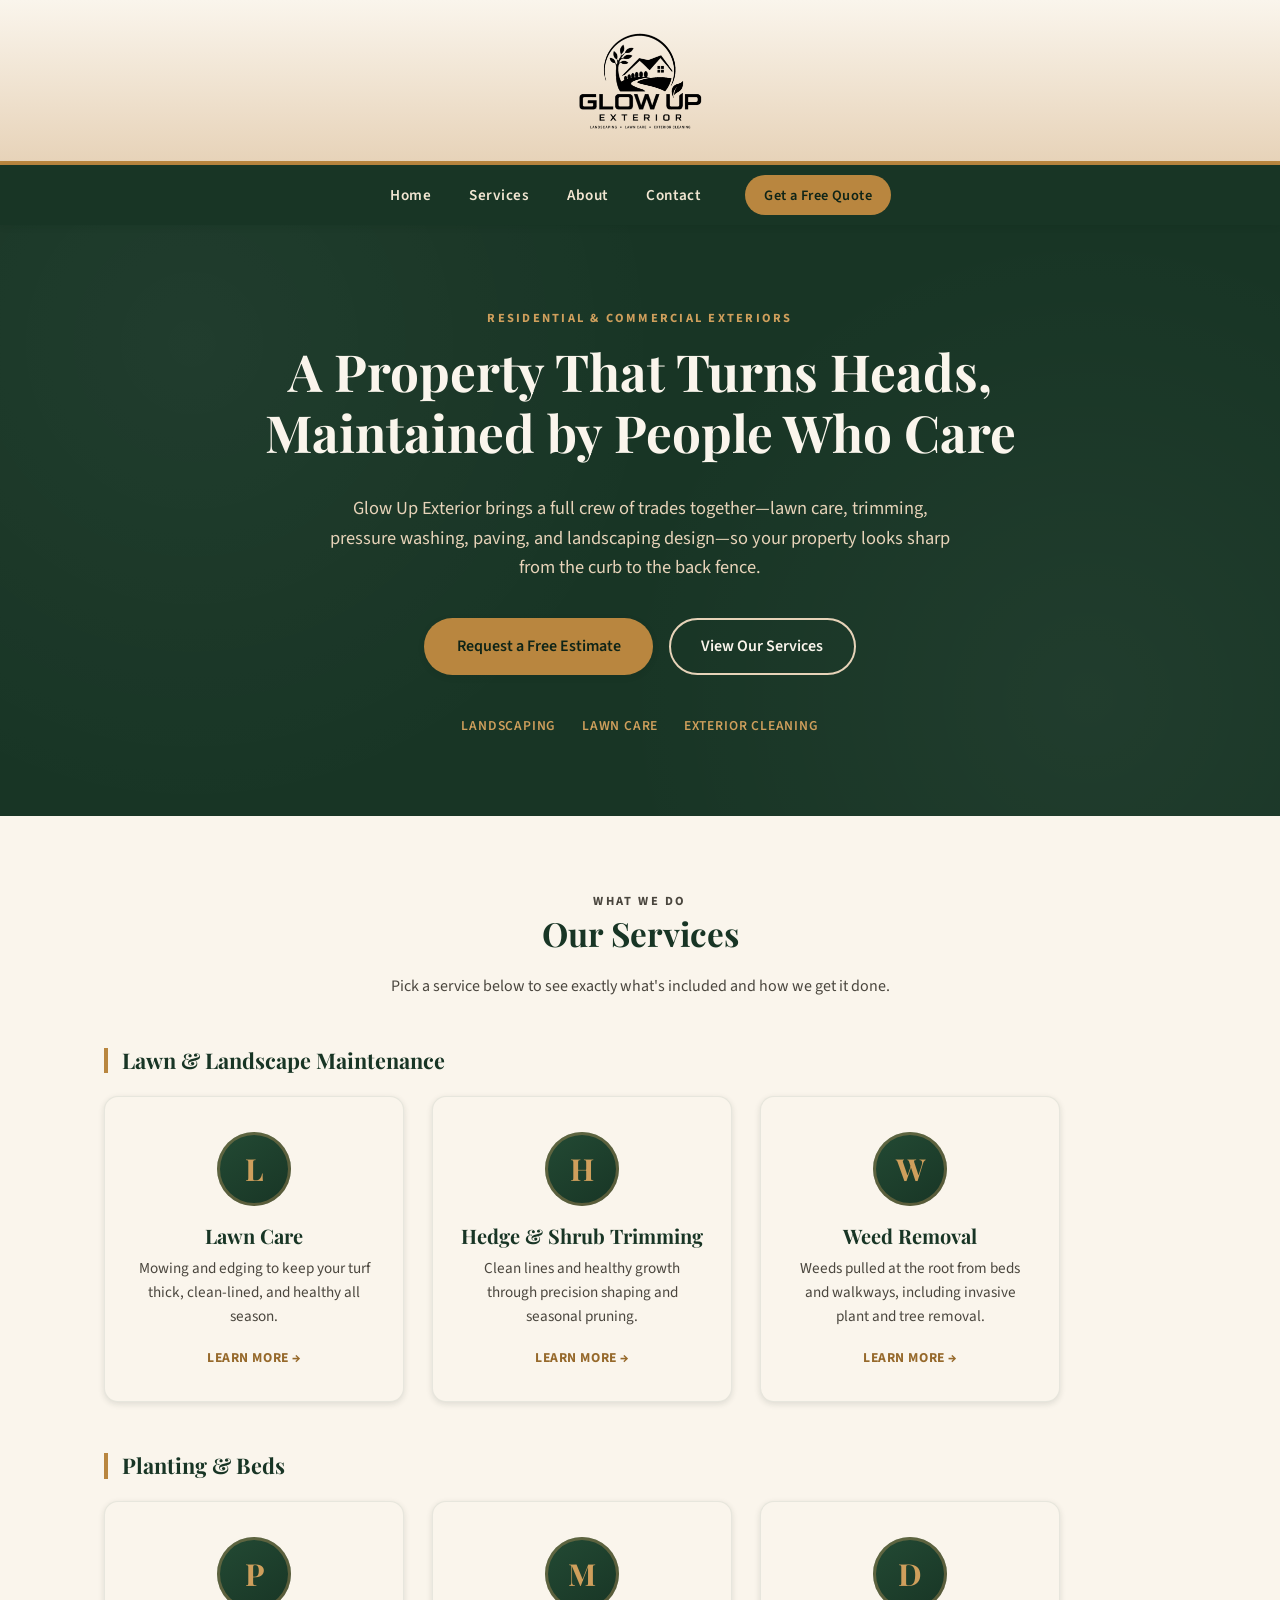
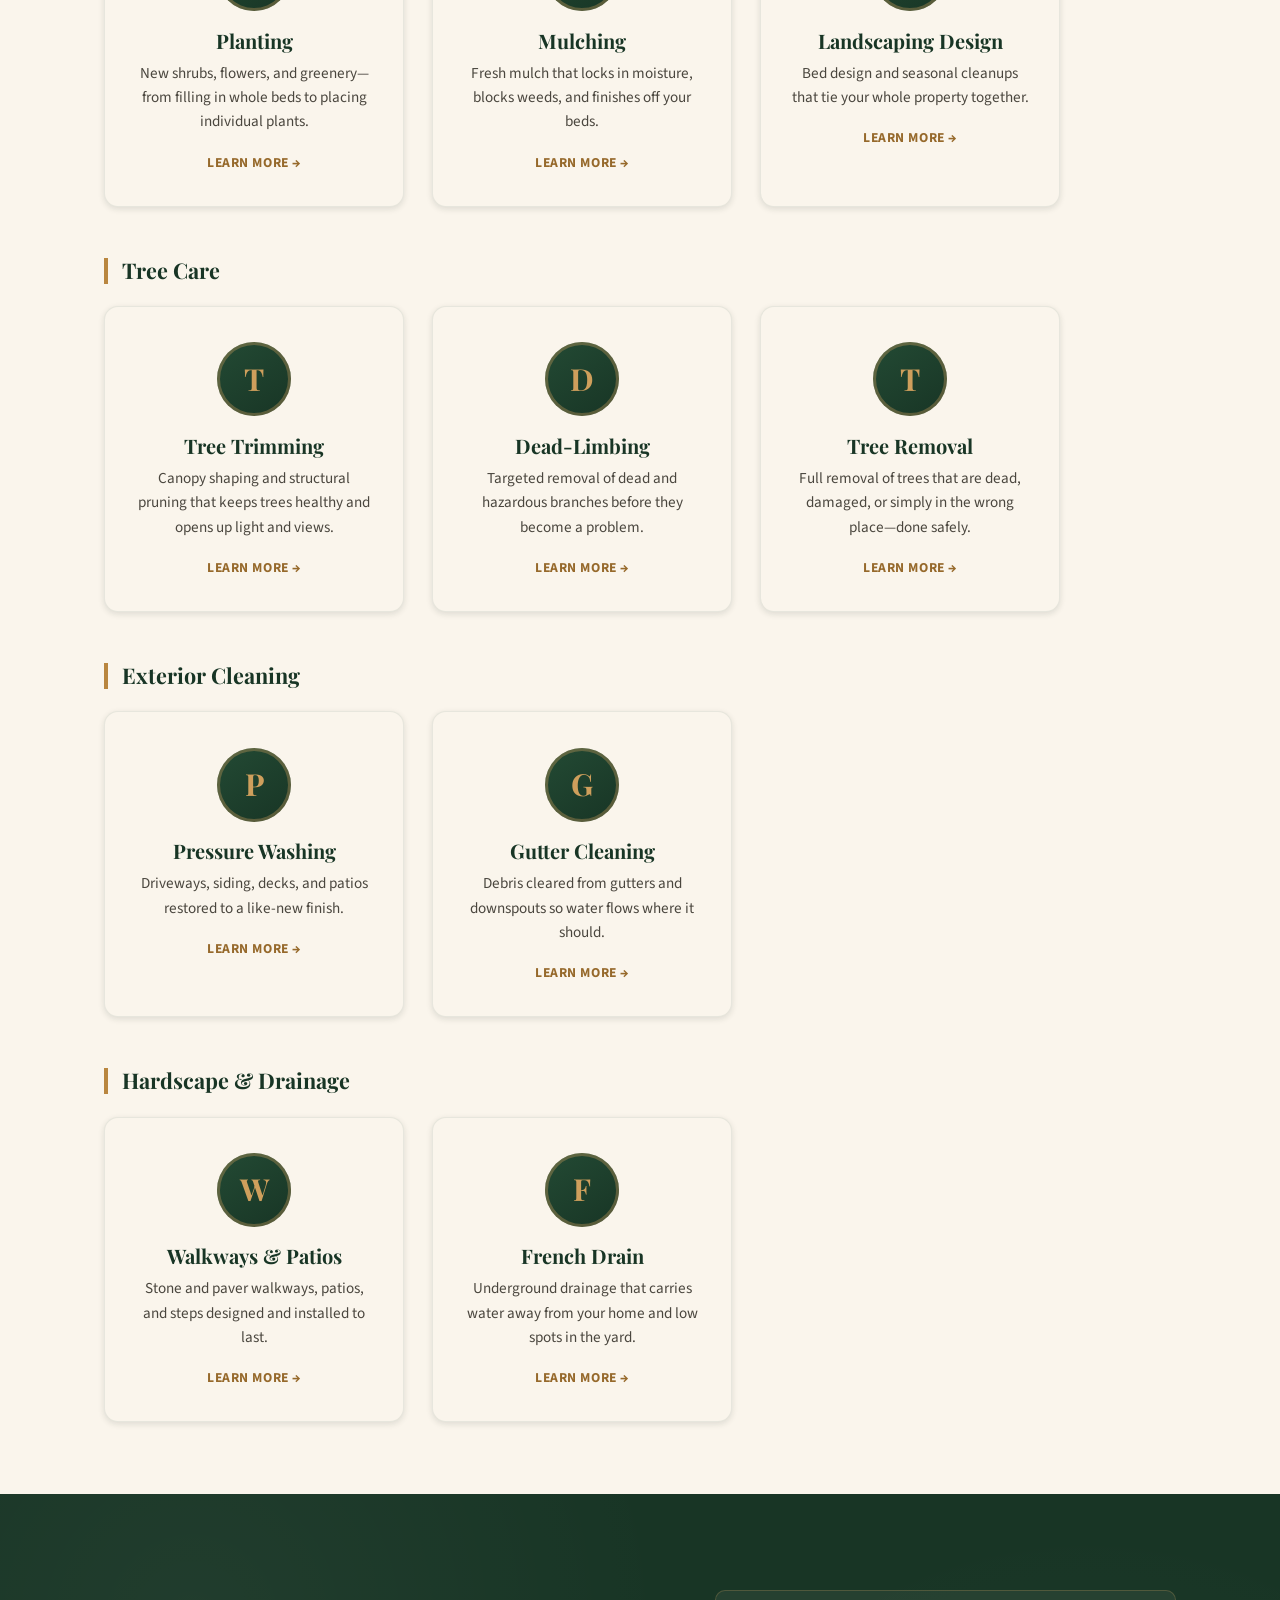
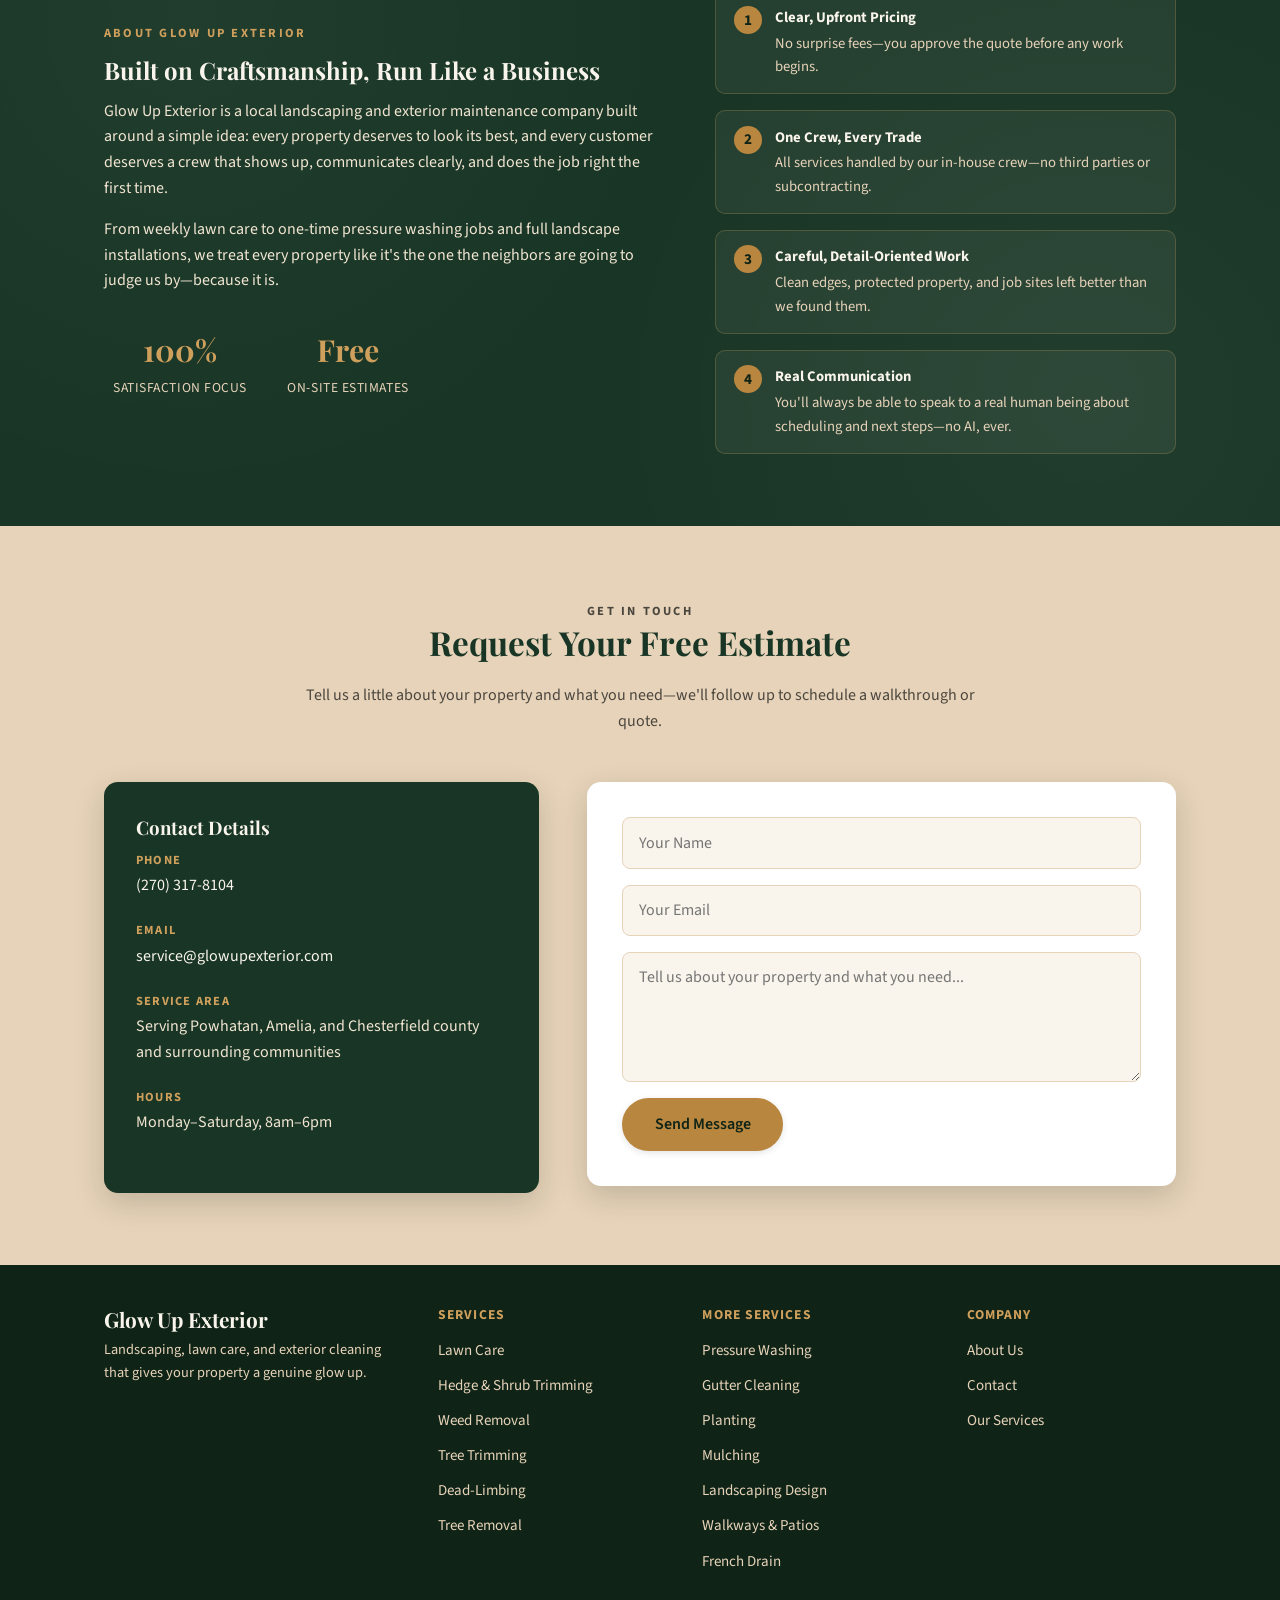
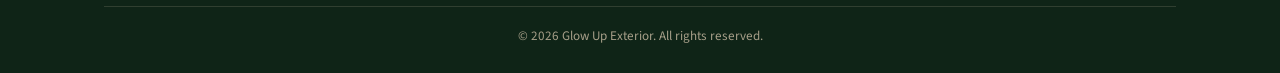
<file: index.html>
<!DOCTYPE html>
<html lang="en">
  <head>
    <meta charset="UTF-8" />
    <meta name="viewport" content="width=device-width, initial-scale=1.0" />
    <title>Glow Up Exterior | Landscaping, Lawn Care &amp; Exterior Cleaning</title>
    <meta name="description" content="Glow Up Exterior provides professional lawn care, hedge and tree trimming, pressure washing, path paving, and landscaping design services." />
    <link rel="icon" href="logo.png" type="image/png" />
    <link rel="preconnect" href="https://fonts.googleapis.com" />
    <link rel="preconnect" href="https://fonts.gstatic.com" crossorigin />
    <link href="https://fonts.googleapis.com/css2?family=Playfair+Display:wght@600;700&family=Source+Sans+3:wght@400;500;600;700&display=swap" rel="stylesheet" />
    <link rel="stylesheet" href="index.css" />
  </head>

  <body>
    <header class="site-header">
      <a href="index.html" class="logo-link">
        <img src="logo.png" alt="Glow Up Exterior logo" class="logo" />
      </a>
    </header>

    <div class="navbar-wrap">
      <nav class="navbar">
        <input type="checkbox" id="nav-toggle" class="nav-toggle-checkbox" />
        <label for="nav-toggle" class="nav-toggle-label" aria-label="Toggle menu"><span></span></label>
        <ul class="nav-links">
          <li><a href="index.html">Home</a></li>
          <li><a href="#services">Services</a></li>
          <li><a href="#about">About</a></li>
          <li><a href="#contact">Contact</a></li>
          <li class="nav-cta"><a href="#contact">Get a Free Quote</a></li>
        </ul>
      </nav>
    </div>

    <section class="hero section-green">
      <div class="container">
        <p class="eyebrow">Residential &amp; Commercial Exteriors</p>
        <h1>A Property That Turns Heads, Maintained by People Who Care</h1>
        <p class="lede">
          Glow Up Exterior brings a full crew of trades together&mdash;lawn care, trimming, pressure
          washing, paving, and landscaping design&mdash;so your property looks sharp from the curb
          to the back fence.
        </p>
        <div class="hero-actions">
          <a href="#contact" class="btn btn-gold">Request a Free Estimate</a>
          <a href="#services" class="btn btn-outline">View Our Services</a>
        </div>
        <div class="hero-tags">
          <span>Landscaping</span>
          <span>Lawn Care</span>
          <span>Exterior Cleaning</span>
        </div>
      </div>
    </section>

    <section id="services" class="section section-cream">
      <div class="container">
        <div class="section-heading">
          <p class="eyebrow">What We Do</p>
          <h2>Our Services</h2>
          <p>Pick a service below to see exactly what's included and how we get it done.</p>
        </div>

        <div class="service-category">
          <h3 class="service-category-title">Lawn &amp; Landscape Maintenance</h3>
          <div class="services-grid">
            <a href="lawn-care.html" class="service-card">
              <span class="service-badge">L</span>
              <h3>Lawn Care</h3>
              <p>Mowing and edging to keep your turf thick, clean-lined, and healthy all season.</p>
              <span class="card-link">Learn More</span>
            </a>

            <a href="hedge-trimming.html" class="service-card">
              <span class="service-badge">H</span>
              <h3>Hedge &amp; Shrub Trimming</h3>
              <p>Clean lines and healthy growth through precision shaping and seasonal pruning.</p>
              <span class="card-link">Learn More</span>
            </a>

            <a href="weed-removal.html" class="service-card">
              <span class="service-badge">W</span>
              <h3>Weed Removal</h3>
              <p>Weeds pulled at the root from beds and walkways, including invasive plant and tree removal.</p>
              <span class="card-link">Learn More</span>
            </a>
          </div>
        </div>

        <div class="service-category">
          <h3 class="service-category-title">Planting &amp; Beds</h3>
          <div class="services-grid">
            <a href="planting.html" class="service-card">
              <span class="service-badge">P</span>
              <h3>Planting</h3>
              <p>New shrubs, flowers, and greenery&mdash;from filling in whole beds to placing individual plants.</p>
              <span class="card-link">Learn More</span>
            </a>

            <a href="mulching.html" class="service-card">
              <span class="service-badge">M</span>
              <h3>Mulching</h3>
              <p>Fresh mulch that locks in moisture, blocks weeds, and finishes off your beds.</p>
              <span class="card-link">Learn More</span>
            </a>

            <a href="landscaping-design.html" class="service-card">
              <span class="service-badge">D</span>
              <h3>Landscaping Design</h3>
              <p>Bed design and seasonal cleanups that tie your whole property together.</p>
              <span class="card-link">Learn More</span>
            </a>
          </div>
        </div>

        <div class="service-category">
          <h3 class="service-category-title">Tree Care</h3>
          <div class="services-grid">
            <a href="tree-trimming.html" class="service-card">
              <span class="service-badge">T</span>
              <h3>Tree Trimming</h3>
              <p>Canopy shaping and structural pruning that keeps trees healthy and opens up light and views.</p>
              <span class="card-link">Learn More</span>
            </a>

            <a href="dead-limbing.html" class="service-card">
              <span class="service-badge">D</span>
              <h3>Dead-Limbing</h3>
              <p>Targeted removal of dead and hazardous branches before they become a problem.</p>
              <span class="card-link">Learn More</span>
            </a>

            <a href="tree-removal.html" class="service-card">
              <span class="service-badge">T</span>
              <h3>Tree Removal</h3>
              <p>Full removal of trees that are dead, damaged, or simply in the wrong place&mdash;done safely.</p>
              <span class="card-link">Learn More</span>
            </a>
          </div>
        </div>

        <div class="service-category">
          <h3 class="service-category-title">Exterior Cleaning</h3>
          <div class="services-grid">
            <a href="pressure-washing.html" class="service-card">
              <span class="service-badge">P</span>
              <h3>Pressure Washing</h3>
              <p>Driveways, siding, decks, and patios restored to a like-new finish.</p>
              <span class="card-link">Learn More</span>
            </a>

            <a href="gutter-cleaning.html" class="service-card">
              <span class="service-badge">G</span>
              <h3>Gutter Cleaning</h3>
              <p>Debris cleared from gutters and downspouts so water flows where it should.</p>
              <span class="card-link">Learn More</span>
            </a>
          </div>
        </div>

        <div class="service-category">
          <h3 class="service-category-title">Hardscape &amp; Drainage</h3>
          <div class="services-grid">
            <a href="path-paving.html" class="service-card">
              <span class="service-badge">W</span>
              <h3>Walkways &amp; Patios</h3>
              <p>Stone and paver walkways, patios, and steps designed and installed to last.</p>
              <span class="card-link">Learn More</span>
            </a>

            <a href="french-drain.html" class="service-card">
              <span class="service-badge">F</span>
              <h3>French Drain</h3>
              <p>Underground drainage that carries water away from your home and low spots in the yard.</p>
              <span class="card-link">Learn More</span>
            </a>
          </div>
        </div>
      </div>
    </section>

    <section id="about" class="section section-green">
      <div class="container">
        <div class="about-grid">
          <div>
            <p class="eyebrow">About Glow Up Exterior</p>
            <h2>Built on Craftsmanship, Run Like a Business</h2>
            <p>
              Glow Up Exterior is a local landscaping and exterior maintenance company built around
              a simple idea: every property deserves to look its best, and every customer deserves
              a crew that shows up, communicates clearly, and does the job right the first time.
            </p>
            <p>
              From weekly lawn care to one-time pressure washing jobs and full landscape
              installations, we treat every property like it's the one the neighbors are going to
              judge us by&mdash;because it is.
            </p>
            <div class="stat-row">
              <div class="stat">
                <strong>100%</strong>
                <span>Satisfaction Focus</span>
              </div>
              <div class="stat">
                <strong>Free</strong>
                <span>On-Site Estimates</span>
              </div>
            </div>
          </div>

          <div>
            <ul class="why-list">
              <li>
                <span class="mark">1</span>
                <span>
                  <strong>Clear, Upfront Pricing</strong>
                  <span>No surprise fees&mdash;you approve the quote before any work begins.</span>
                </span>
              </li>
              <li>
                <span class="mark">2</span>
                <span>
                  <strong>One Crew, Every Trade</strong>
                  <span>All services handled by our in-house crew&mdash;no third parties or subcontracting.</span>
                </span>
              </li>
              <li>
                <span class="mark">3</span>
                <span>
                  <strong>Careful, Detail-Oriented Work</strong>
                  <span>Clean edges, protected property, and job sites left better than we found them.</span>
                </span>
              </li>
              <li>
                <span class="mark">4</span>
                <span>
                  <strong>Real Communication</strong>
                  <span>You'll always be able to speak to a real human being about scheduling and next steps&mdash;no AI, ever.</span>
                </span>
              </li>
            </ul>
          </div>
        </div>
      </div>
    </section>

    <section id="contact" class="section section-tan">
      <div class="container">
        <div class="section-heading">
          <p class="eyebrow">Get In Touch</p>
          <h2>Request Your Free Estimate</h2>
          <p>Tell us a little about your property and what you need&mdash;we'll follow up to schedule a walkthrough or quote.</p>
        </div>

        <div class="contact-grid">
          <div class="contact-info">
            <h3>Contact Details</h3>
            <div class="info-row">
              <span class="label">Phone</span>
              <a href="tel:+12703178104">(270) 317-8104</a>
            </div>
            <div class="info-row">
              <span class="label">Email</span>
              <a href="mailto:service@glowupexterior.com">service@glowupexterior.com</a>
            </div>
            <div class="info-row">
              <span class="label">Service Area</span>
              <span>Serving Powhatan, Amelia, and Chesterfield county and surrounding communities</span>
            </div>
            <div class="info-row">
              <span class="label">Hours</span>
              <span>Monday&ndash;Saturday, 8am&ndash;6pm</span>
            </div>
          </div>

          <div class="contact-form-card">
            <form id="contactForm">
              <input type="text" id="name" placeholder="Your Name" required />
              <input type="email" id="email" placeholder="Your Email" required />
              <textarea id="message" placeholder="Tell us about your property and what you need..." required></textarea>
              <button type="submit" id="submitBtn" class="btn btn-gold">Send Message</button>
            </form>
            <div id="formResponse" style="display: none"></div>
          </div>
        </div>
      </div>
    </section>

    <footer class="site-footer">
      <div class="container">
        <div class="footer-grid">
          <div class="footer-brand">
            <h3>Glow Up Exterior</h3>
            <p>Landscaping, lawn care, and exterior cleaning that gives your property a genuine glow up.</p>
          </div>
          <div class="footer-col">
            <h4>Services</h4>
            <ul>
              <li><a href="lawn-care.html">Lawn Care</a></li>
              <li><a href="hedge-trimming.html">Hedge &amp; Shrub Trimming</a></li>
              <li><a href="weed-removal.html">Weed Removal</a></li>
              <li><a href="tree-trimming.html">Tree Trimming</a></li>
              <li><a href="dead-limbing.html">Dead-Limbing</a></li>
              <li><a href="tree-removal.html">Tree Removal</a></li>
            </ul>
          </div>
          <div class="footer-col">
            <h4>More Services</h4>
            <ul>
              <li><a href="pressure-washing.html">Pressure Washing</a></li>
              <li><a href="gutter-cleaning.html">Gutter Cleaning</a></li>
              <li><a href="planting.html">Planting</a></li>
              <li><a href="mulching.html">Mulching</a></li>
              <li><a href="landscaping-design.html">Landscaping Design</a></li>
              <li><a href="path-paving.html">Walkways &amp; Patios</a></li>
              <li><a href="french-drain.html">French Drain</a></li>
            </ul>
          </div>
          <div class="footer-col">
            <h4>Company</h4>
            <ul>
              <li><a href="index.html#about">About Us</a></li>
              <li><a href="index.html#contact">Contact</a></li>
              <li><a href="index.html#services">Our Services</a></li>
            </ul>
          </div>
        </div>
        <div class="footer-bottom">
          &copy; 2026 Glow Up Exterior. All rights reserved.
        </div>
      </div>
    </footer>

    <script>
      document.getElementById('contactForm').addEventListener('submit', function (e) {
        e.preventDefault();

        const submitBtn = document.getElementById('submitBtn');
        const responseDiv = document.getElementById('formResponse');

        submitBtn.disabled = true;
        submitBtn.innerText = 'Sending...';

        const formData = {
          name: document.getElementById('name').value,
          email: document.getElementById('email').value,
          message: document.getElementById('message').value
        };

        const googleScriptUrl = 'https://script.google.com/macros/s/AKfycbyYCYTfynRM1EAcHY9ABtYgiq6jytbdqm3Yvd2ZYvsC05679DppwWZLYznbk1LrutZp/exec';

        fetch(googleScriptUrl, {
          method: 'POST',
          mode: 'no-cors',
          headers: {
            'Content-Type': 'application/json'
          },
          body: JSON.stringify(formData)
        })
          .then(() => {
            responseDiv.style.display = 'block';
            responseDiv.style.color = '#234a34';
            responseDiv.innerText = 'Thank you! Your message has been sent.';
            document.getElementById('contactForm').reset();
          })
          .catch((error) => {
            responseDiv.style.display = 'block';
            responseDiv.style.color = '#b3261e';
            responseDiv.innerText = 'Oops! Something went wrong. Please try again.';
            console.error('Error:', error);
          })
          .finally(() => {
            submitBtn.disabled = false;
            submitBtn.innerText = 'Send Message';
          });
      });
    </script>
  </body>
</html>
</file>
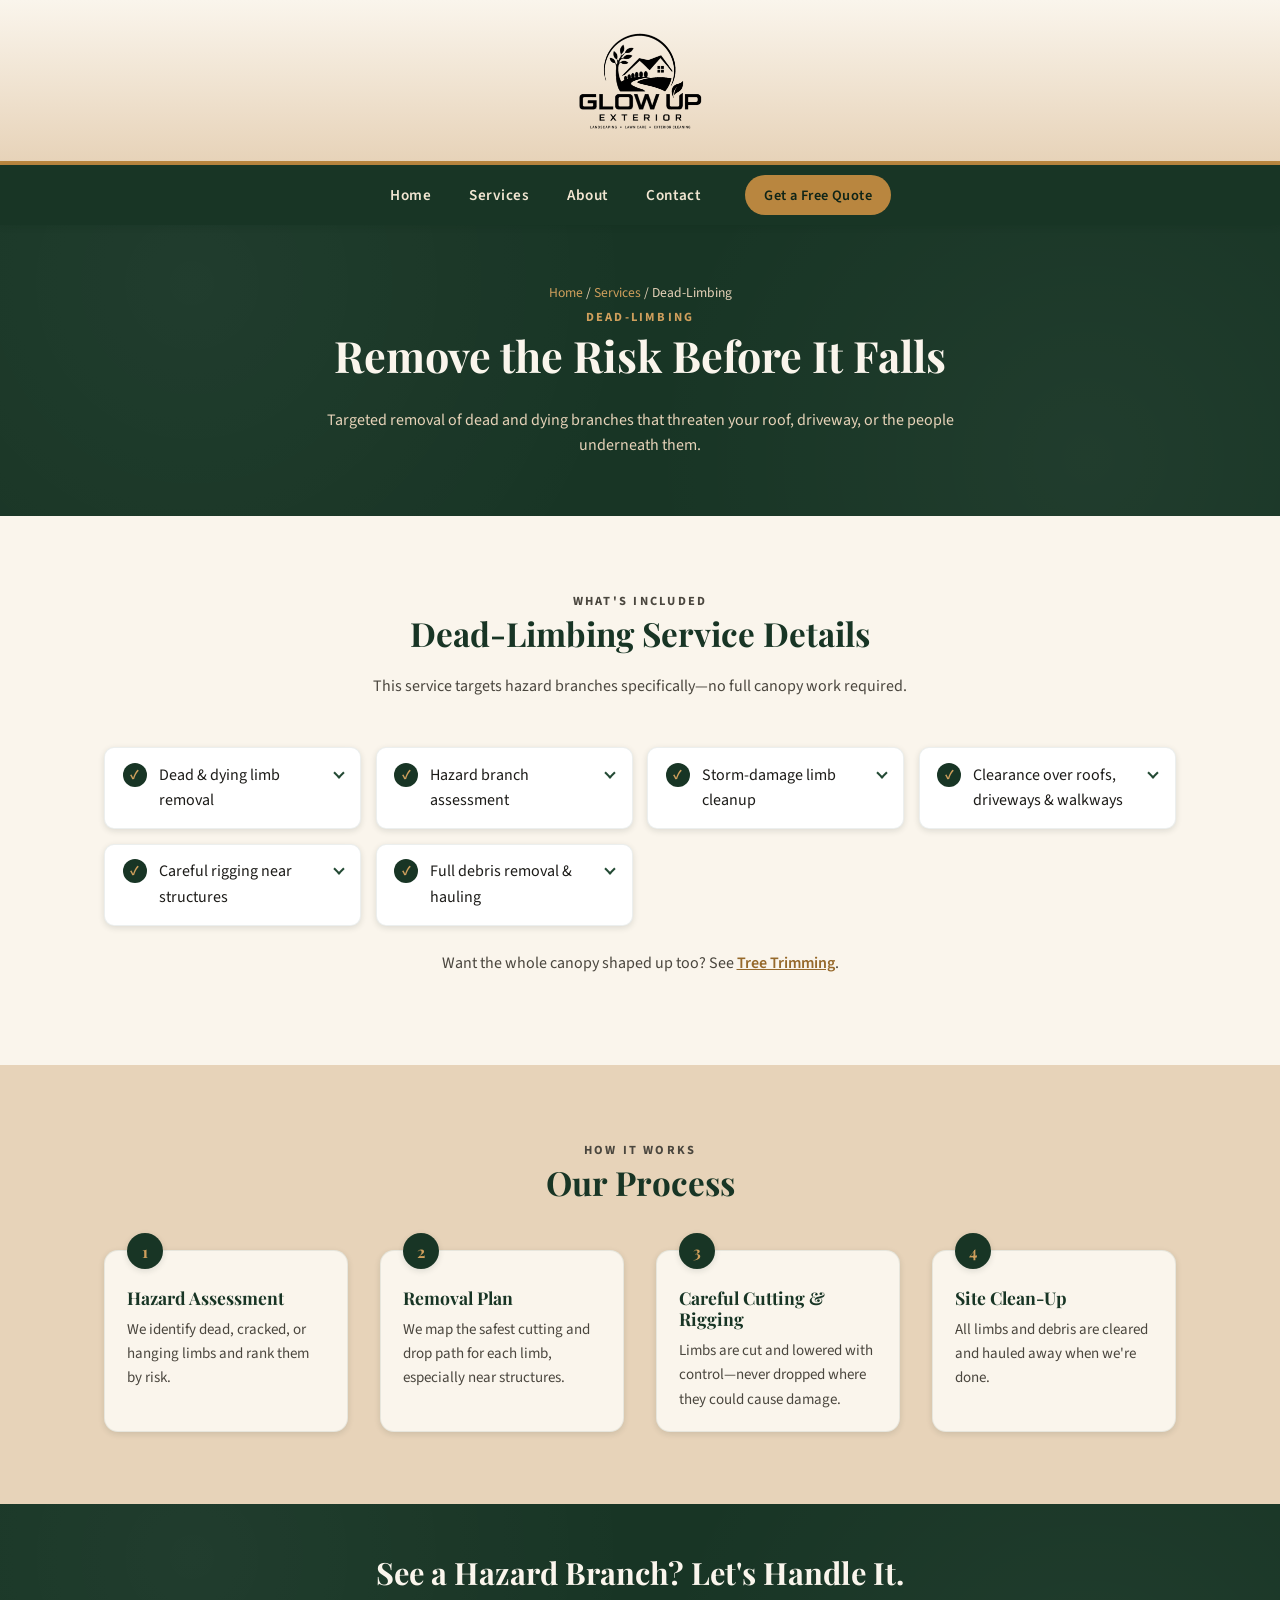
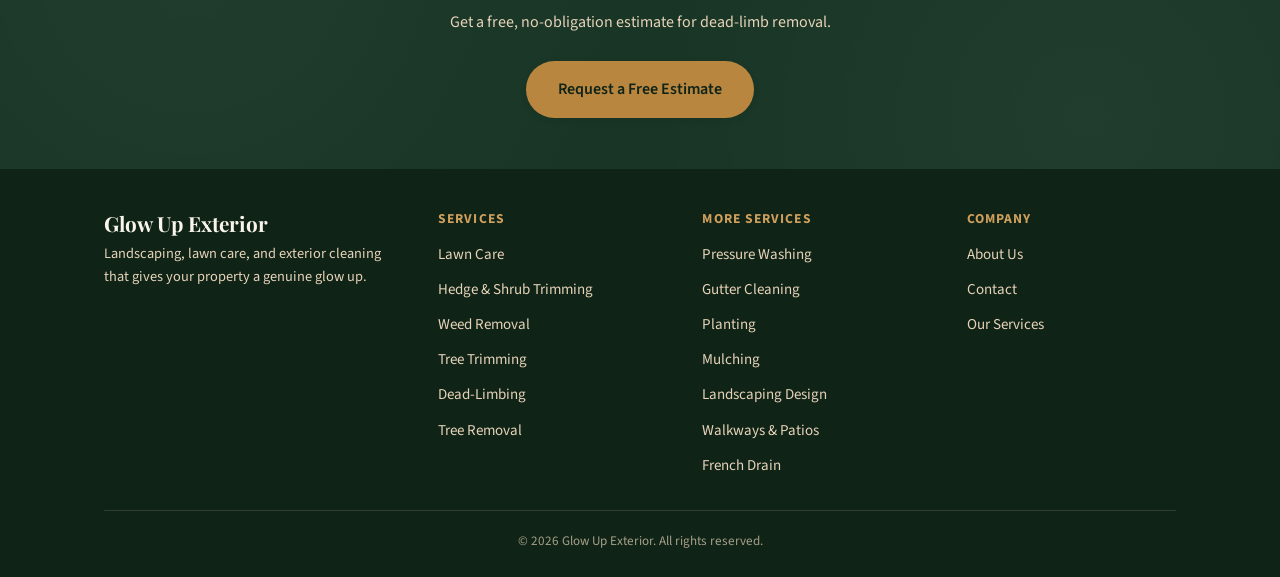
<file: dead-limbing.html>
<!DOCTYPE html>
<html lang="en">
  <head>
    <meta charset="UTF-8" />
    <meta name="viewport" content="width=device-width, initial-scale=1.0" />
    <title>Dead-Limbing | Glow Up Exterior</title>
    <meta name="description" content="Removal of dead and hazardous tree limbs from Glow Up Exterior." />
    <link rel="icon" href="logo.png" type="image/png" />
    <link rel="preconnect" href="https://fonts.googleapis.com" />
    <link rel="preconnect" href="https://fonts.gstatic.com" crossorigin />
    <link href="https://fonts.googleapis.com/css2?family=Playfair+Display:wght@600;700&family=Source+Sans+3:wght@400;500;600;700&display=swap" rel="stylesheet" />
    <link rel="stylesheet" href="index.css" />
  </head>

  <body>
    <header class="site-header">
      <a href="index.html" class="logo-link">
        <img src="logo.png" alt="Glow Up Exterior logo" class="logo" />
      </a>
    </header>

    <div class="navbar-wrap">
      <nav class="navbar">
        <input type="checkbox" id="nav-toggle" class="nav-toggle-checkbox" />
        <label for="nav-toggle" class="nav-toggle-label" aria-label="Toggle menu"><span></span></label>
        <ul class="nav-links">
          <li><a href="index.html">Home</a></li>
          <li><a href="index.html#services">Services</a></li>
          <li><a href="index.html#about">About</a></li>
          <li><a href="index.html#contact">Contact</a></li>
          <li class="nav-cta"><a href="index.html#contact">Get a Free Quote</a></li>
        </ul>
      </nav>
    </div>

    <section class="page-hero section-green">
      <div class="container">
        <p class="breadcrumb"><a href="index.html">Home</a> / <a href="index.html#services">Services</a> / Dead-Limbing</p>
        <p class="eyebrow">Dead-Limbing</p>
        <h1>Remove the Risk Before It Falls</h1>
        <p>Targeted removal of dead and dying branches that threaten your roof, driveway, or the people underneath them.</p>
      </div>
    </section>

    <section class="section section-cream">
      <div class="container">
        <div class="section-heading">
          <p class="eyebrow">What's Included</p>
          <h2>Dead-Limbing Service Details</h2>
          <p>This service targets hazard branches specifically&mdash;no full canopy work required.</p>
        </div>
        <div class="includes-grid">
          <div class="item">
            <input type="checkbox" id="dl-1" class="item-toggle" />
            <label for="dl-1" class="item-summary">
              <span class="mark">&#10003;</span>
              <span>Dead &amp; dying limb removal</span>
              <span class="item-chevron" aria-hidden="true"></span>
            </label>
            <div class="item-detail">
              <p>Branches that are dead, cracked, or clearly dying are removed before they fail on their own.</p>
            </div>
          </div>
          <div class="item">
            <input type="checkbox" id="dl-2" class="item-toggle" />
            <label for="dl-2" class="item-summary">
              <span class="mark">&#10003;</span>
              <span>Hazard branch assessment</span>
              <span class="item-chevron" aria-hidden="true"></span>
            </label>
            <div class="item-detail">
              <p>We walk the property and rank limbs by real risk, so you know what actually needs attention.</p>
            </div>
          </div>
          <div class="item">
            <input type="checkbox" id="dl-3" class="item-toggle" />
            <label for="dl-3" class="item-summary">
              <span class="mark">&#10003;</span>
              <span>Storm-damage limb cleanup</span>
              <span class="item-chevron" aria-hidden="true"></span>
            </label>
            <div class="item-detail">
              <p>Broken and hanging limbs left behind by wind or storms are removed before they come down on their own.</p>
            </div>
          </div>
          <div class="item">
            <input type="checkbox" id="dl-4" class="item-toggle" />
            <label for="dl-4" class="item-summary">
              <span class="mark">&#10003;</span>
              <span>Clearance over roofs, driveways &amp; walkways</span>
              <span class="item-chevron" aria-hidden="true"></span>
            </label>
            <div class="item-detail">
              <p>Priority given to hazard limbs hanging over anything you park under, walk under, or live under.</p>
            </div>
          </div>
          <div class="item">
            <input type="checkbox" id="dl-5" class="item-toggle" />
            <label for="dl-5" class="item-summary">
              <span class="mark">&#10003;</span>
              <span>Careful rigging near structures</span>
              <span class="item-chevron" aria-hidden="true"></span>
            </label>
            <div class="item-detail">
              <p>Limbs are lowered with rope and rigging instead of dropped, protecting roofs, fences, and beds below.</p>
            </div>
          </div>
          <div class="item">
            <input type="checkbox" id="dl-6" class="item-toggle" />
            <label for="dl-6" class="item-summary">
              <span class="mark">&#10003;</span>
              <span>Full debris removal &amp; hauling</span>
              <span class="item-chevron" aria-hidden="true"></span>
            </label>
            <div class="item-detail">
              <p>Removed limbs and debris are hauled off the property, not left in a pile in the yard.</p>
            </div>
          </div>
        </div>
        <p style="text-align: center; margin-top: 1.6rem; color: var(--ink-soft)">
          Want the whole canopy shaped up too? See <a href="tree-trimming.html" style="color: var(--gold-700); font-weight: 600">Tree Trimming</a>.
        </p>
      </div>
    </section>

    <section class="section section-tan">
      <div class="container">
        <div class="section-heading">
          <p class="eyebrow">How It Works</p>
          <h2>Our Process</h2>
        </div>
        <div class="process-steps">
          <div class="process-step">
            <h4>Hazard Assessment</h4>
            <p>We identify dead, cracked, or hanging limbs and rank them by risk.</p>
          </div>
          <div class="process-step">
            <h4>Removal Plan</h4>
            <p>We map the safest cutting and drop path for each limb, especially near structures.</p>
          </div>
          <div class="process-step">
            <h4>Careful Cutting &amp; Rigging</h4>
            <p>Limbs are cut and lowered with control&mdash;never dropped where they could cause damage.</p>
          </div>
          <div class="process-step">
            <h4>Site Clean-Up</h4>
            <p>All limbs and debris are cleared and hauled away when we're done.</p>
          </div>
        </div>
      </div>
    </section>

    <section class="cta-band section-green">
      <div class="container">
        <h2>See a Hazard Branch? Let's Handle It.</h2>
        <p>Get a free, no-obligation estimate for dead-limb removal.</p>
        <a href="index.html#contact" class="btn btn-gold">Request a Free Estimate</a>
      </div>
    </section>

    <footer class="site-footer">
      <div class="container">
        <div class="footer-grid">
          <div class="footer-brand">
            <h3>Glow Up Exterior</h3>
            <p>Landscaping, lawn care, and exterior cleaning that gives your property a genuine glow up.</p>
          </div>
          <div class="footer-col">
            <h4>Services</h4>
            <ul>
              <li><a href="lawn-care.html">Lawn Care</a></li>
              <li><a href="hedge-trimming.html">Hedge &amp; Shrub Trimming</a></li>
              <li><a href="weed-removal.html">Weed Removal</a></li>
              <li><a href="tree-trimming.html">Tree Trimming</a></li>
              <li><a href="dead-limbing.html">Dead-Limbing</a></li>
              <li><a href="tree-removal.html">Tree Removal</a></li>
            </ul>
          </div>
          <div class="footer-col">
            <h4>More Services</h4>
            <ul>
              <li><a href="pressure-washing.html">Pressure Washing</a></li>
              <li><a href="gutter-cleaning.html">Gutter Cleaning</a></li>
              <li><a href="planting.html">Planting</a></li>
              <li><a href="mulching.html">Mulching</a></li>
              <li><a href="landscaping-design.html">Landscaping Design</a></li>
              <li><a href="path-paving.html">Walkways &amp; Patios</a></li>
              <li><a href="french-drain.html">French Drain</a></li>
            </ul>
          </div>
          <div class="footer-col">
            <h4>Company</h4>
            <ul>
              <li><a href="index.html#about">About Us</a></li>
              <li><a href="index.html#contact">Contact</a></li>
              <li><a href="index.html#services">Our Services</a></li>
            </ul>
          </div>
        </div>
        <div class="footer-bottom">
          &copy; 2026 Glow Up Exterior. All rights reserved.
        </div>
      </div>
    </footer>
  </body>
</html>
</file>
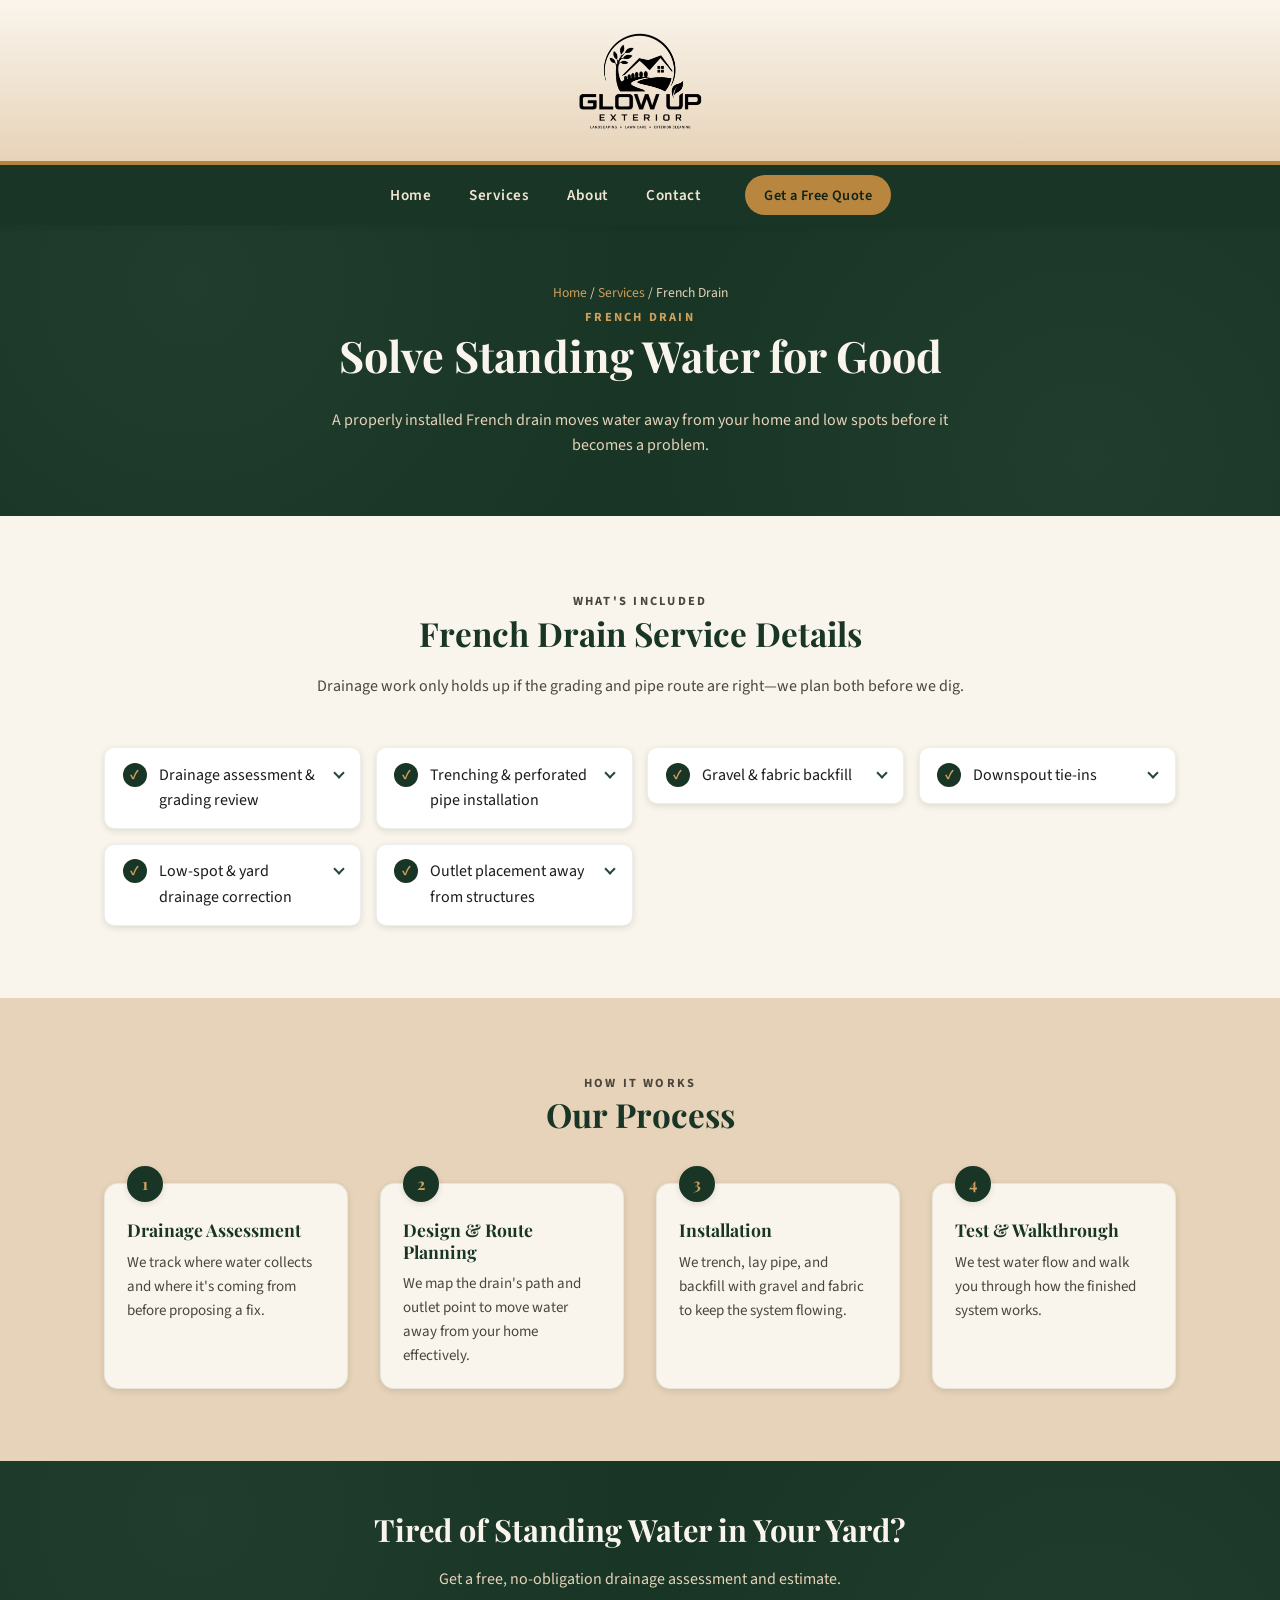
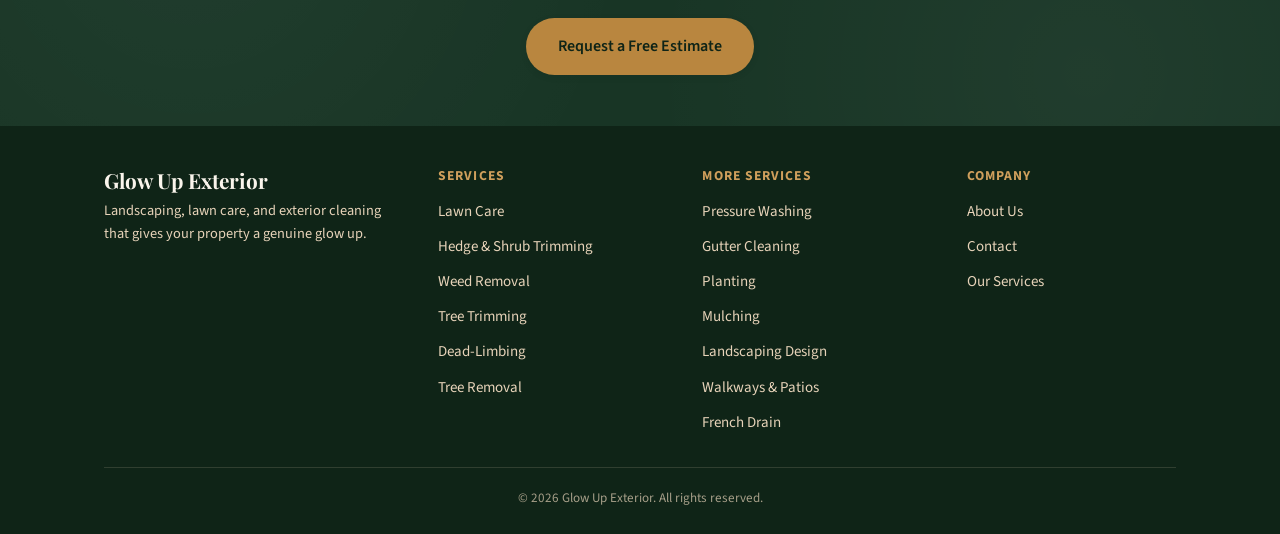
<file: french-drain.html>
<!DOCTYPE html>
<html lang="en">
  <head>
    <meta charset="UTF-8" />
    <meta name="viewport" content="width=device-width, initial-scale=1.0" />
    <title>French Drain | Glow Up Exterior</title>
    <meta name="description" content="French drain design and installation from Glow Up Exterior to solve standing water and drainage problems." />
    <link rel="icon" href="logo.png" type="image/png" />
    <link rel="preconnect" href="https://fonts.googleapis.com" />
    <link rel="preconnect" href="https://fonts.gstatic.com" crossorigin />
    <link href="https://fonts.googleapis.com/css2?family=Playfair+Display:wght@600;700&family=Source+Sans+3:wght@400;500;600;700&display=swap" rel="stylesheet" />
    <link rel="stylesheet" href="index.css" />
  </head>

  <body>
    <header class="site-header">
      <a href="index.html" class="logo-link">
        <img src="logo.png" alt="Glow Up Exterior logo" class="logo" />
      </a>
    </header>

    <div class="navbar-wrap">
      <nav class="navbar">
        <input type="checkbox" id="nav-toggle" class="nav-toggle-checkbox" />
        <label for="nav-toggle" class="nav-toggle-label" aria-label="Toggle menu"><span></span></label>
        <ul class="nav-links">
          <li><a href="index.html">Home</a></li>
          <li><a href="index.html#services">Services</a></li>
          <li><a href="index.html#about">About</a></li>
          <li><a href="index.html#contact">Contact</a></li>
          <li class="nav-cta"><a href="index.html#contact">Get a Free Quote</a></li>
        </ul>
      </nav>
    </div>

    <section class="page-hero section-green">
      <div class="container">
        <p class="breadcrumb"><a href="index.html">Home</a> / <a href="index.html#services">Services</a> / French Drain</p>
        <p class="eyebrow">French Drain</p>
        <h1>Solve Standing Water for Good</h1>
        <p>A properly installed French drain moves water away from your home and low spots before it becomes a problem.</p>
      </div>
    </section>

    <section class="section section-cream">
      <div class="container">
        <div class="section-heading">
          <p class="eyebrow">What's Included</p>
          <h2>French Drain Service Details</h2>
          <p>Drainage work only holds up if the grading and pipe route are right&mdash;we plan both before we dig.</p>
        </div>
        <div class="includes-grid">
          <div class="item">
            <input type="checkbox" id="fd-1" class="item-toggle" />
            <label for="fd-1" class="item-summary">
              <span class="mark">&#10003;</span>
              <span>Drainage assessment &amp; grading review</span>
              <span class="item-chevron" aria-hidden="true"></span>
            </label>
            <div class="item-detail">
              <p>We trace where water actually comes from and where it collects before proposing a fix.</p>
            </div>
          </div>
          <div class="item">
            <input type="checkbox" id="fd-2" class="item-toggle" />
            <label for="fd-2" class="item-summary">
              <span class="mark">&#10003;</span>
              <span>Trenching &amp; perforated pipe installation</span>
              <span class="item-chevron" aria-hidden="true"></span>
            </label>
            <div class="item-detail">
              <p>A trench is dug along the planned route and perforated pipe is set to collect and move water.</p>
            </div>
          </div>
          <div class="item">
            <input type="checkbox" id="fd-3" class="item-toggle" />
            <label for="fd-3" class="item-summary">
              <span class="mark">&#10003;</span>
              <span>Gravel &amp; fabric backfill</span>
              <span class="item-chevron" aria-hidden="true"></span>
            </label>
            <div class="item-detail">
              <p>Gravel and filter fabric keep the pipe flowing freely and prevent it from clogging with soil over time.</p>
            </div>
          </div>
          <div class="item">
            <input type="checkbox" id="fd-4" class="item-toggle" />
            <label for="fd-4" class="item-summary">
              <span class="mark">&#10003;</span>
              <span>Downspout tie-ins</span>
              <span class="item-chevron" aria-hidden="true"></span>
            </label>
            <div class="item-detail">
              <p>Roof downspouts can be tied directly into the drain system to move that water further from your home.</p>
            </div>
          </div>
          <div class="item">
            <input type="checkbox" id="fd-5" class="item-toggle" />
            <label for="fd-5" class="item-summary">
              <span class="mark">&#10003;</span>
              <span>Low-spot &amp; yard drainage correction</span>
              <span class="item-chevron" aria-hidden="true"></span>
            </label>
            <div class="item-detail">
              <p>Persistent wet spots in the lawn get their own drainage path instead of just soaking in place.</p>
            </div>
          </div>
          <div class="item">
            <input type="checkbox" id="fd-6" class="item-toggle" />
            <label for="fd-6" class="item-summary">
              <span class="mark">&#10003;</span>
              <span>Outlet placement away from structures</span>
              <span class="item-chevron" aria-hidden="true"></span>
            </label>
            <div class="item-detail">
              <p>Water is directed to an outlet point that carries it well clear of your home and neighboring property.</p>
            </div>
          </div>
        </div>
      </div>
    </section>

    <section class="section section-tan">
      <div class="container">
        <div class="section-heading">
          <p class="eyebrow">How It Works</p>
          <h2>Our Process</h2>
        </div>
        <div class="process-steps">
          <div class="process-step">
            <h4>Drainage Assessment</h4>
            <p>We track where water collects and where it's coming from before proposing a fix.</p>
          </div>
          <div class="process-step">
            <h4>Design &amp; Route Planning</h4>
            <p>We map the drain's path and outlet point to move water away from your home effectively.</p>
          </div>
          <div class="process-step">
            <h4>Installation</h4>
            <p>We trench, lay pipe, and backfill with gravel and fabric to keep the system flowing.</p>
          </div>
          <div class="process-step">
            <h4>Test &amp; Walkthrough</h4>
            <p>We test water flow and walk you through how the finished system works.</p>
          </div>
        </div>
      </div>
    </section>

    <section class="cta-band section-green">
      <div class="container">
        <h2>Tired of Standing Water in Your Yard?</h2>
        <p>Get a free, no-obligation drainage assessment and estimate.</p>
        <a href="index.html#contact" class="btn btn-gold">Request a Free Estimate</a>
      </div>
    </section>

    <footer class="site-footer">
      <div class="container">
        <div class="footer-grid">
          <div class="footer-brand">
            <h3>Glow Up Exterior</h3>
            <p>Landscaping, lawn care, and exterior cleaning that gives your property a genuine glow up.</p>
          </div>
          <div class="footer-col">
            <h4>Services</h4>
            <ul>
              <li><a href="lawn-care.html">Lawn Care</a></li>
              <li><a href="hedge-trimming.html">Hedge &amp; Shrub Trimming</a></li>
              <li><a href="weed-removal.html">Weed Removal</a></li>
              <li><a href="tree-trimming.html">Tree Trimming</a></li>
              <li><a href="dead-limbing.html">Dead-Limbing</a></li>
              <li><a href="tree-removal.html">Tree Removal</a></li>
            </ul>
          </div>
          <div class="footer-col">
            <h4>More Services</h4>
            <ul>
              <li><a href="pressure-washing.html">Pressure Washing</a></li>
              <li><a href="gutter-cleaning.html">Gutter Cleaning</a></li>
              <li><a href="planting.html">Planting</a></li>
              <li><a href="mulching.html">Mulching</a></li>
              <li><a href="landscaping-design.html">Landscaping Design</a></li>
              <li><a href="path-paving.html">Walkways &amp; Patios</a></li>
              <li><a href="french-drain.html">French Drain</a></li>
            </ul>
          </div>
          <div class="footer-col">
            <h4>Company</h4>
            <ul>
              <li><a href="index.html#about">About Us</a></li>
              <li><a href="index.html#contact">Contact</a></li>
              <li><a href="index.html#services">Our Services</a></li>
            </ul>
          </div>
        </div>
        <div class="footer-bottom">
          &copy; 2026 Glow Up Exterior. All rights reserved.
        </div>
      </div>
    </footer>
  </body>
</html>
</file>
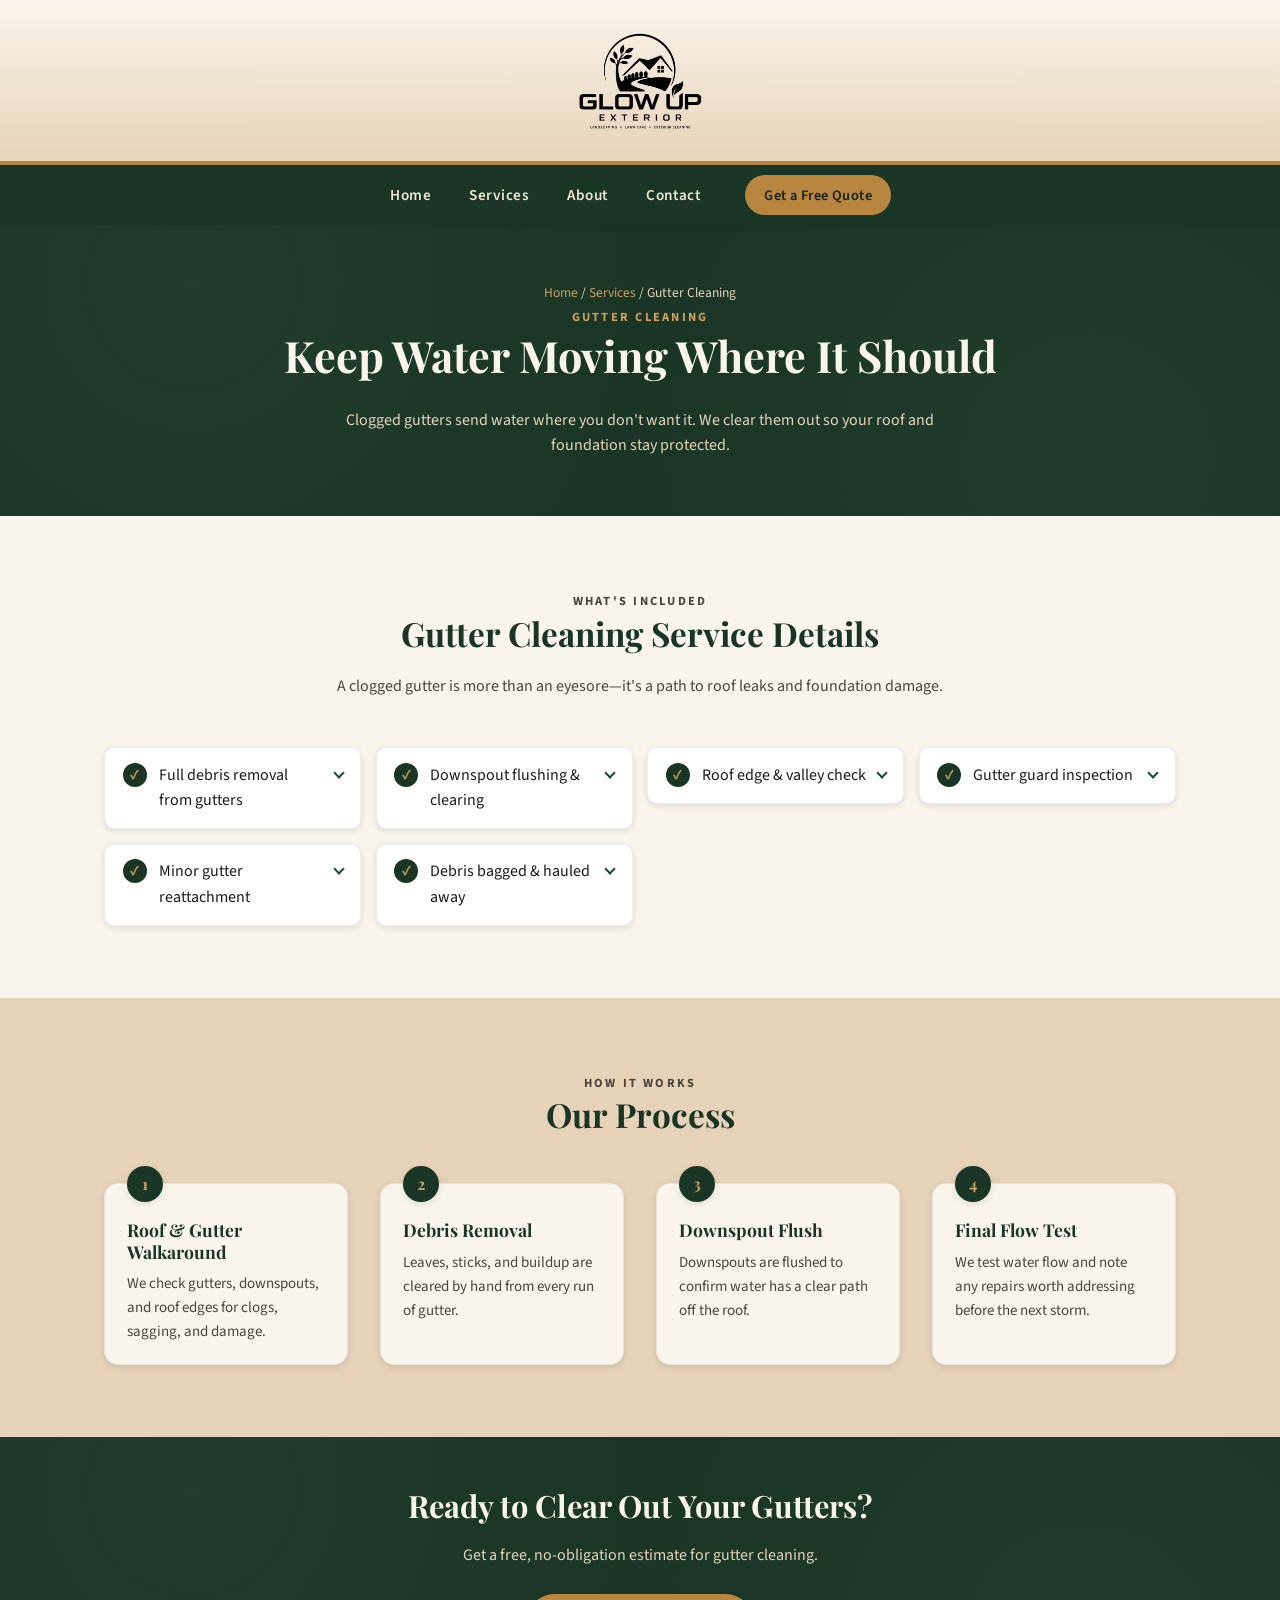
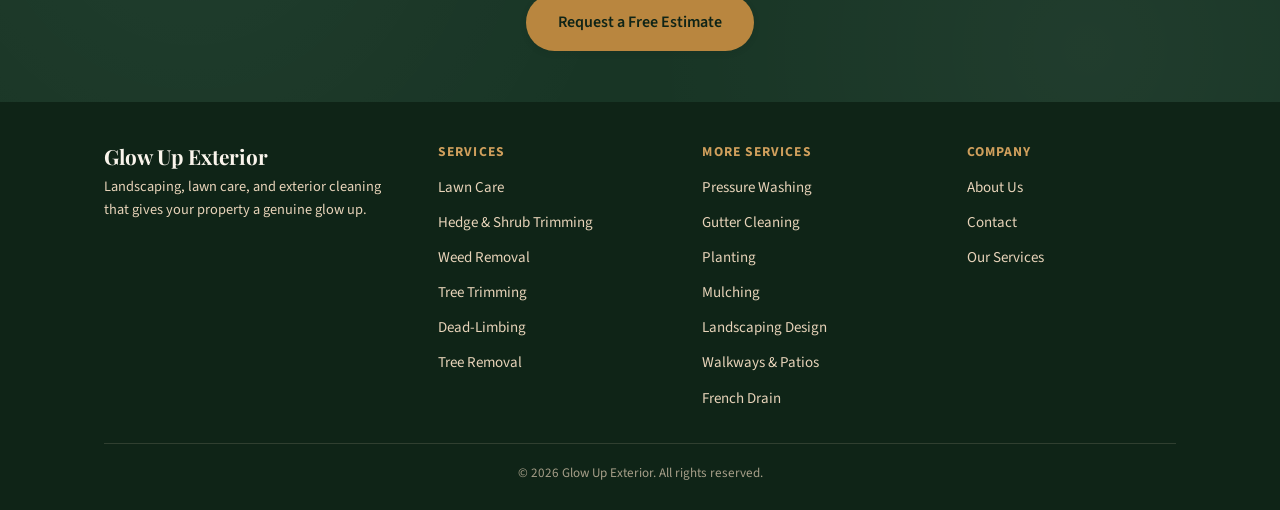
<file: gutter-cleaning.html>
<!DOCTYPE html>
<html lang="en">
  <head>
    <meta charset="UTF-8" />
    <meta name="viewport" content="width=device-width, initial-scale=1.0" />
    <title>Gutter Cleaning | Glow Up Exterior</title>
    <meta name="description" content="Gutter and downspout cleaning from Glow Up Exterior so water flows where it should." />
    <link rel="icon" href="logo.png" type="image/png" />
    <link rel="preconnect" href="https://fonts.googleapis.com" />
    <link rel="preconnect" href="https://fonts.gstatic.com" crossorigin />
    <link href="https://fonts.googleapis.com/css2?family=Playfair+Display:wght@600;700&family=Source+Sans+3:wght@400;500;600;700&display=swap" rel="stylesheet" />
    <link rel="stylesheet" href="index.css" />
  </head>

  <body>
    <header class="site-header">
      <a href="index.html" class="logo-link">
        <img src="logo.png" alt="Glow Up Exterior logo" class="logo" />
      </a>
    </header>

    <div class="navbar-wrap">
      <nav class="navbar">
        <input type="checkbox" id="nav-toggle" class="nav-toggle-checkbox" />
        <label for="nav-toggle" class="nav-toggle-label" aria-label="Toggle menu"><span></span></label>
        <ul class="nav-links">
          <li><a href="index.html">Home</a></li>
          <li><a href="index.html#services">Services</a></li>
          <li><a href="index.html#about">About</a></li>
          <li><a href="index.html#contact">Contact</a></li>
          <li class="nav-cta"><a href="index.html#contact">Get a Free Quote</a></li>
        </ul>
      </nav>
    </div>

    <section class="page-hero section-green">
      <div class="container">
        <p class="breadcrumb"><a href="index.html">Home</a> / <a href="index.html#services">Services</a> / Gutter Cleaning</p>
        <p class="eyebrow">Gutter Cleaning</p>
        <h1>Keep Water Moving Where It Should</h1>
        <p>Clogged gutters send water where you don't want it. We clear them out so your roof and foundation stay protected.</p>
      </div>
    </section>

    <section class="section section-cream">
      <div class="container">
        <div class="section-heading">
          <p class="eyebrow">What's Included</p>
          <h2>Gutter Cleaning Service Details</h2>
          <p>A clogged gutter is more than an eyesore&mdash;it's a path to roof leaks and foundation damage.</p>
        </div>
        <div class="includes-grid">
          <div class="item">
            <input type="checkbox" id="gc-1" class="item-toggle" />
            <label for="gc-1" class="item-summary">
              <span class="mark">&#10003;</span>
              <span>Full debris removal from gutters</span>
              <span class="item-chevron" aria-hidden="true"></span>
            </label>
            <div class="item-detail">
              <p>Leaves, twigs, and built-up sludge cleared out by hand from every run of gutter.</p>
            </div>
          </div>
          <div class="item">
            <input type="checkbox" id="gc-2" class="item-toggle" />
            <label for="gc-2" class="item-summary">
              <span class="mark">&#10003;</span>
              <span>Downspout flushing &amp; clearing</span>
              <span class="item-chevron" aria-hidden="true"></span>
            </label>
            <div class="item-detail">
              <p>We flush each downspout to confirm water has a clear path all the way to the ground.</p>
            </div>
          </div>
          <div class="item">
            <input type="checkbox" id="gc-3" class="item-toggle" />
            <label for="gc-3" class="item-summary">
              <span class="mark">&#10003;</span>
              <span>Roof edge &amp; valley check</span>
              <span class="item-chevron" aria-hidden="true"></span>
            </label>
            <div class="item-detail">
              <p>We look over roof edges and valleys for debris buildup or damage while we're up there.</p>
            </div>
          </div>
          <div class="item">
            <input type="checkbox" id="gc-4" class="item-toggle" />
            <label for="gc-4" class="item-summary">
              <span class="mark">&#10003;</span>
              <span>Gutter guard inspection</span>
              <span class="item-chevron" aria-hidden="true"></span>
            </label>
            <div class="item-detail">
              <p>If you have gutter guards installed, we check that they're seated properly and still doing their job.</p>
            </div>
          </div>
          <div class="item">
            <input type="checkbox" id="gc-5" class="item-toggle" />
            <label for="gc-5" class="item-summary">
              <span class="mark">&#10003;</span>
              <span>Minor gutter reattachment</span>
              <span class="item-chevron" aria-hidden="true"></span>
            </label>
            <div class="item-detail">
              <p>Loose brackets or sagging sections are reattached while we're already up there.</p>
            </div>
          </div>
          <div class="item">
            <input type="checkbox" id="gc-6" class="item-toggle" />
            <label for="gc-6" class="item-summary">
              <span class="mark">&#10003;</span>
              <span>Debris bagged &amp; hauled away</span>
              <span class="item-chevron" aria-hidden="true"></span>
            </label>
            <div class="item-detail">
              <p>Everything we pull out of your gutters leaves the property with us&mdash;nothing left in your yard.</p>
            </div>
          </div>
        </div>
      </div>
    </section>

    <section class="section section-tan">
      <div class="container">
        <div class="section-heading">
          <p class="eyebrow">How It Works</p>
          <h2>Our Process</h2>
        </div>
        <div class="process-steps">
          <div class="process-step">
            <h4>Roof &amp; Gutter Walkaround</h4>
            <p>We check gutters, downspouts, and roof edges for clogs, sagging, and damage.</p>
          </div>
          <div class="process-step">
            <h4>Debris Removal</h4>
            <p>Leaves, sticks, and buildup are cleared by hand from every run of gutter.</p>
          </div>
          <div class="process-step">
            <h4>Downspout Flush</h4>
            <p>Downspouts are flushed to confirm water has a clear path off the roof.</p>
          </div>
          <div class="process-step">
            <h4>Final Flow Test</h4>
            <p>We test water flow and note any repairs worth addressing before the next storm.</p>
          </div>
        </div>
      </div>
    </section>

    <section class="cta-band section-green">
      <div class="container">
        <h2>Ready to Clear Out Your Gutters?</h2>
        <p>Get a free, no-obligation estimate for gutter cleaning.</p>
        <a href="index.html#contact" class="btn btn-gold">Request a Free Estimate</a>
      </div>
    </section>

    <footer class="site-footer">
      <div class="container">
        <div class="footer-grid">
          <div class="footer-brand">
            <h3>Glow Up Exterior</h3>
            <p>Landscaping, lawn care, and exterior cleaning that gives your property a genuine glow up.</p>
          </div>
          <div class="footer-col">
            <h4>Services</h4>
            <ul>
              <li><a href="lawn-care.html">Lawn Care</a></li>
              <li><a href="hedge-trimming.html">Hedge &amp; Shrub Trimming</a></li>
              <li><a href="weed-removal.html">Weed Removal</a></li>
              <li><a href="tree-trimming.html">Tree Trimming</a></li>
              <li><a href="dead-limbing.html">Dead-Limbing</a></li>
              <li><a href="tree-removal.html">Tree Removal</a></li>
            </ul>
          </div>
          <div class="footer-col">
            <h4>More Services</h4>
            <ul>
              <li><a href="pressure-washing.html">Pressure Washing</a></li>
              <li><a href="gutter-cleaning.html">Gutter Cleaning</a></li>
              <li><a href="planting.html">Planting</a></li>
              <li><a href="mulching.html">Mulching</a></li>
              <li><a href="landscaping-design.html">Landscaping Design</a></li>
              <li><a href="path-paving.html">Walkways &amp; Patios</a></li>
              <li><a href="french-drain.html">French Drain</a></li>
            </ul>
          </div>
          <div class="footer-col">
            <h4>Company</h4>
            <ul>
              <li><a href="index.html#about">About Us</a></li>
              <li><a href="index.html#contact">Contact</a></li>
              <li><a href="index.html#services">Our Services</a></li>
            </ul>
          </div>
        </div>
        <div class="footer-bottom">
          &copy; 2026 Glow Up Exterior. All rights reserved.
        </div>
      </div>
    </footer>
  </body>
</html>
</file>
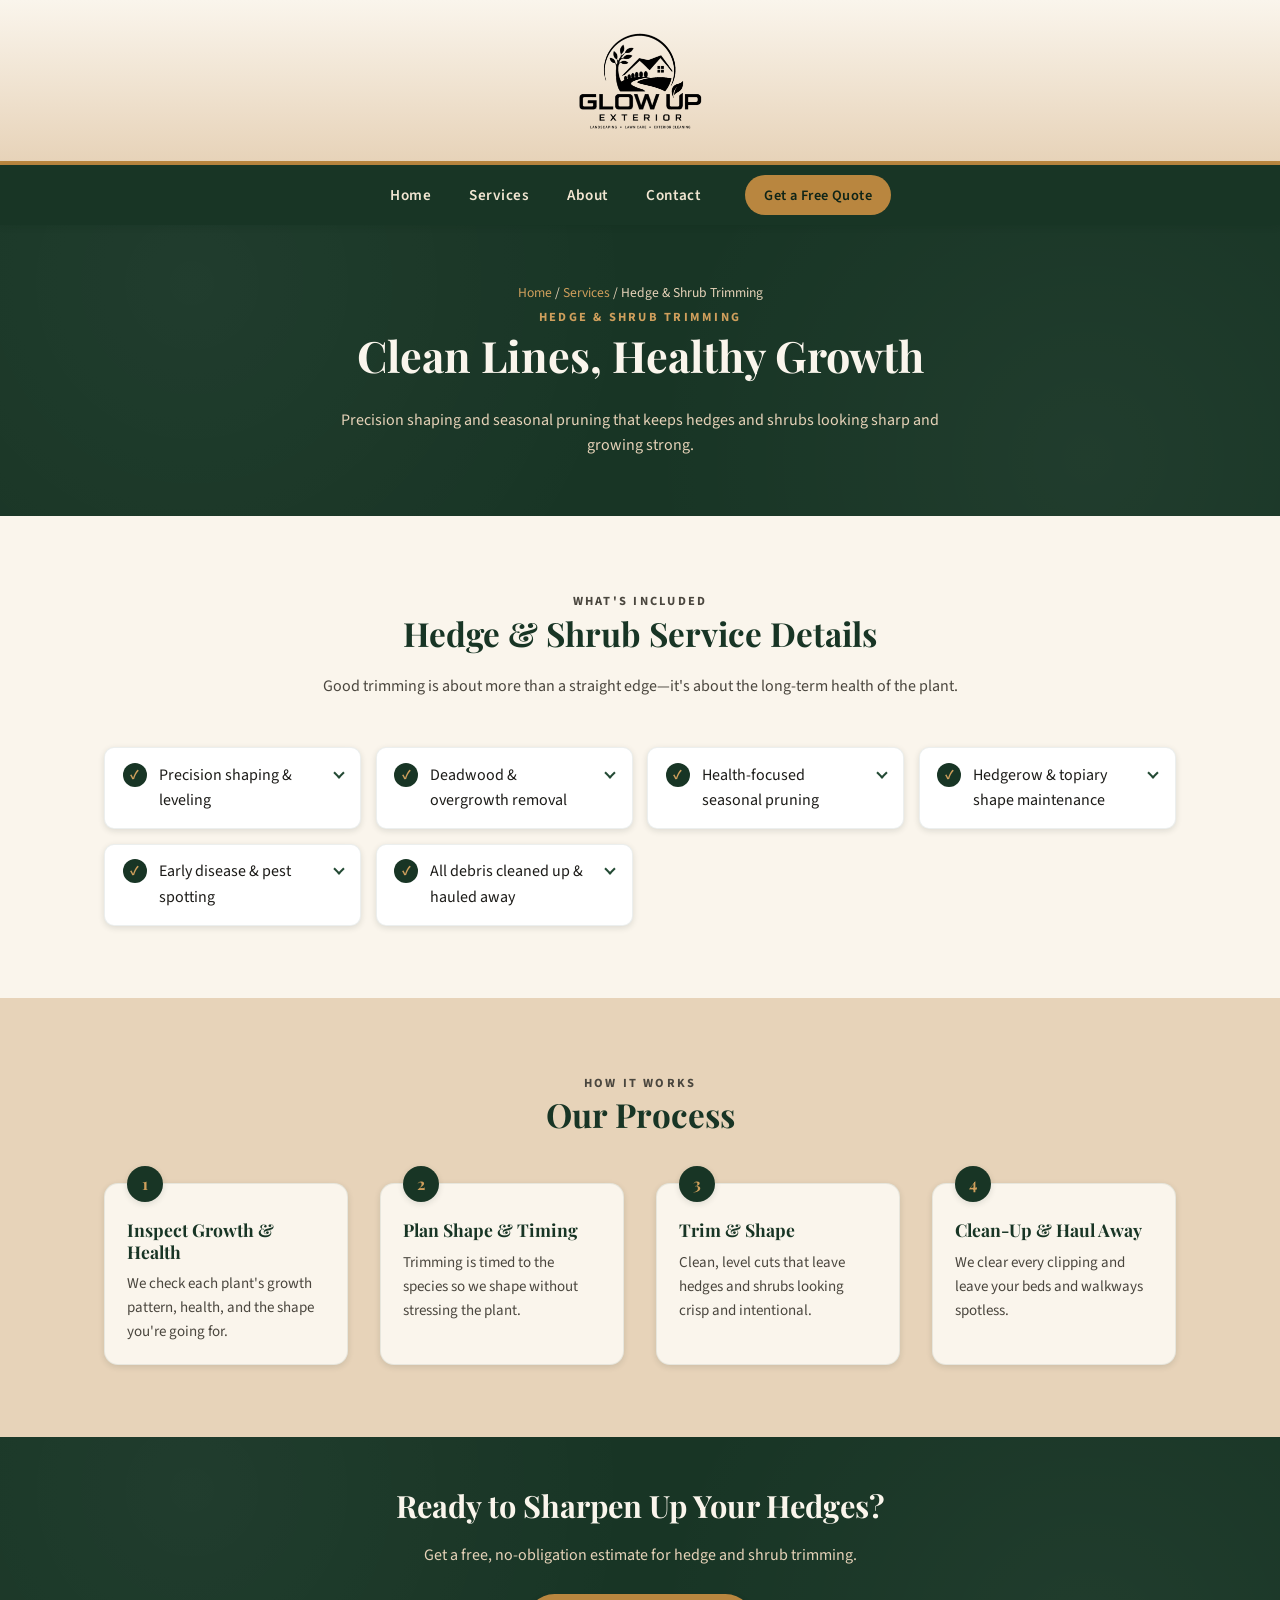
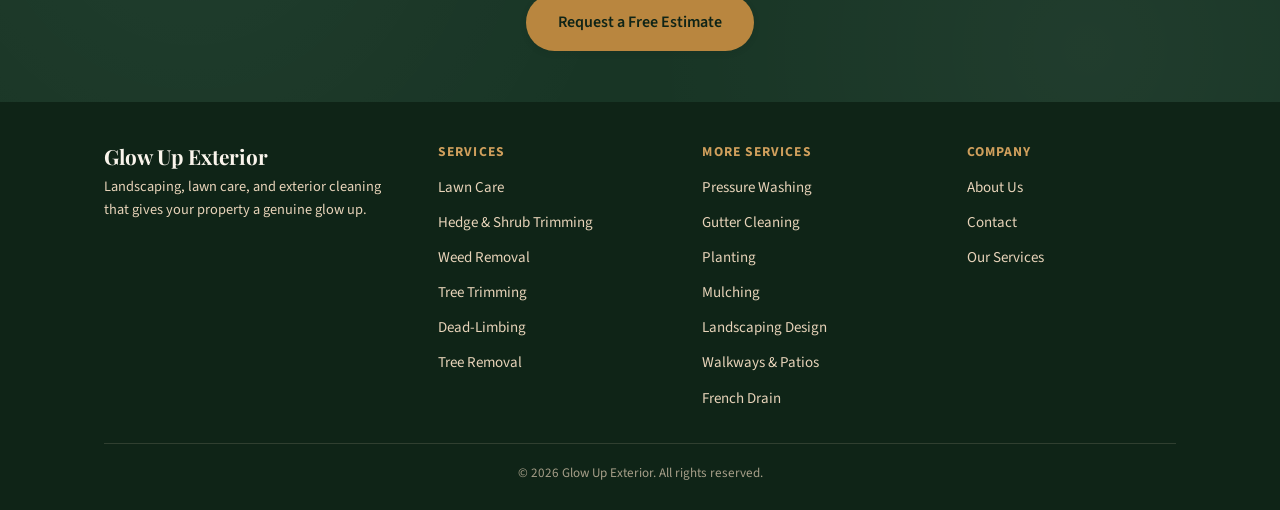
<file: hedge-trimming.html>
<!DOCTYPE html>
<html lang="en">
  <head>
    <meta charset="UTF-8" />
    <meta name="viewport" content="width=device-width, initial-scale=1.0" />
    <title>Hedge &amp; Shrub Trimming | Glow Up Exterior</title>
    <meta name="description" content="Precision hedge and shrub trimming and shaping from Glow Up Exterior." />
    <link rel="icon" href="logo.png" type="image/png" />
    <link rel="preconnect" href="https://fonts.googleapis.com" />
    <link rel="preconnect" href="https://fonts.gstatic.com" crossorigin />
    <link href="https://fonts.googleapis.com/css2?family=Playfair+Display:wght@600;700&family=Source+Sans+3:wght@400;500;600;700&display=swap" rel="stylesheet" />
    <link rel="stylesheet" href="index.css" />
  </head>

  <body>
    <header class="site-header">
      <a href="index.html" class="logo-link">
        <img src="logo.png" alt="Glow Up Exterior logo" class="logo" />
      </a>
    </header>

    <div class="navbar-wrap">
      <nav class="navbar">
        <input type="checkbox" id="nav-toggle" class="nav-toggle-checkbox" />
        <label for="nav-toggle" class="nav-toggle-label" aria-label="Toggle menu"><span></span></label>
        <ul class="nav-links">
          <li><a href="index.html">Home</a></li>
          <li><a href="index.html#services">Services</a></li>
          <li><a href="index.html#about">About</a></li>
          <li><a href="index.html#contact">Contact</a></li>
          <li class="nav-cta"><a href="index.html#contact">Get a Free Quote</a></li>
        </ul>
      </nav>
    </div>

    <section class="page-hero section-green">
      <div class="container">
        <p class="breadcrumb"><a href="index.html">Home</a> / <a href="index.html#services">Services</a> / Hedge &amp; Shrub Trimming</p>
        <p class="eyebrow">Hedge &amp; Shrub Trimming</p>
        <h1>Clean Lines, Healthy Growth</h1>
        <p>Precision shaping and seasonal pruning that keeps hedges and shrubs looking sharp and growing strong.</p>
      </div>
    </section>

    <section class="section section-cream">
      <div class="container">
        <div class="section-heading">
          <p class="eyebrow">What's Included</p>
          <h2>Hedge &amp; Shrub Service Details</h2>
          <p>Good trimming is about more than a straight edge&mdash;it's about the long-term health of the plant.</p>
        </div>
        <div class="includes-grid">
          <div class="item">
            <input type="checkbox" id="ht-1" class="item-toggle" />
            <label for="ht-1" class="item-summary">
              <span class="mark">&#10003;</span>
              <span>Precision shaping &amp; leveling</span>
              <span class="item-chevron" aria-hidden="true"></span>
            </label>
            <div class="item-detail">
              <p>Straight lines and level tops cut to a consistent form, whether it's a formal hedge or a looser natural shape.</p>
            </div>
          </div>
          <div class="item">
            <input type="checkbox" id="ht-2" class="item-toggle" />
            <label for="ht-2" class="item-summary">
              <span class="mark">&#10003;</span>
              <span>Deadwood &amp; overgrowth removal</span>
              <span class="item-chevron" aria-hidden="true"></span>
            </label>
            <div class="item-detail">
              <p>Dead branches and unruly growth are cut back so the plant's energy goes toward healthy new growth.</p>
            </div>
          </div>
          <div class="item">
            <input type="checkbox" id="ht-3" class="item-toggle" />
            <label for="ht-3" class="item-summary">
              <span class="mark">&#10003;</span>
              <span>Health-focused seasonal pruning</span>
              <span class="item-chevron" aria-hidden="true"></span>
            </label>
            <div class="item-detail">
              <p>We time cuts to each species' growth cycle so trimming encourages fuller growth instead of stressing the plant.</p>
            </div>
          </div>
          <div class="item">
            <input type="checkbox" id="ht-4" class="item-toggle" />
            <label for="ht-4" class="item-summary">
              <span class="mark">&#10003;</span>
              <span>Hedgerow &amp; topiary shape maintenance</span>
              <span class="item-chevron" aria-hidden="true"></span>
            </label>
            <div class="item-detail">
              <p>Ongoing upkeep for formal hedgerows and shaped topiaries so they hold their form visit after visit.</p>
            </div>
          </div>
          <div class="item">
            <input type="checkbox" id="ht-5" class="item-toggle" />
            <label for="ht-5" class="item-summary">
              <span class="mark">&#10003;</span>
              <span>Early disease &amp; pest spotting</span>
              <span class="item-chevron" aria-hidden="true"></span>
            </label>
            <div class="item-detail">
              <p>We keep an eye out for signs of blight, pests, or stress while we work and let you know what we see.</p>
            </div>
          </div>
          <div class="item">
            <input type="checkbox" id="ht-6" class="item-toggle" />
            <label for="ht-6" class="item-summary">
              <span class="mark">&#10003;</span>
              <span>All debris cleaned up &amp; hauled away</span>
              <span class="item-chevron" aria-hidden="true"></span>
            </label>
            <div class="item-detail">
              <p>Every clipping is cleared from beds and walkways before we leave&mdash;no cleanup left for you.</p>
            </div>
          </div>
        </div>
      </div>
    </section>

    <section class="section section-tan">
      <div class="container">
        <div class="section-heading">
          <p class="eyebrow">How It Works</p>
          <h2>Our Process</h2>
        </div>
        <div class="process-steps">
          <div class="process-step">
            <h4>Inspect Growth &amp; Health</h4>
            <p>We check each plant's growth pattern, health, and the shape you're going for.</p>
          </div>
          <div class="process-step">
            <h4>Plan Shape &amp; Timing</h4>
            <p>Trimming is timed to the species so we shape without stressing the plant.</p>
          </div>
          <div class="process-step">
            <h4>Trim &amp; Shape</h4>
            <p>Clean, level cuts that leave hedges and shrubs looking crisp and intentional.</p>
          </div>
          <div class="process-step">
            <h4>Clean-Up &amp; Haul Away</h4>
            <p>We clear every clipping and leave your beds and walkways spotless.</p>
          </div>
        </div>
      </div>
    </section>

    <section class="cta-band section-green">
      <div class="container">
        <h2>Ready to Sharpen Up Your Hedges?</h2>
        <p>Get a free, no-obligation estimate for hedge and shrub trimming.</p>
        <a href="index.html#contact" class="btn btn-gold">Request a Free Estimate</a>
      </div>
    </section>

    <footer class="site-footer">
      <div class="container">
        <div class="footer-grid">
          <div class="footer-brand">
            <h3>Glow Up Exterior</h3>
            <p>Landscaping, lawn care, and exterior cleaning that gives your property a genuine glow up.</p>
          </div>
          <div class="footer-col">
            <h4>Services</h4>
            <ul>
              <li><a href="lawn-care.html">Lawn Care</a></li>
              <li><a href="hedge-trimming.html">Hedge &amp; Shrub Trimming</a></li>
              <li><a href="weed-removal.html">Weed Removal</a></li>
              <li><a href="tree-trimming.html">Tree Trimming</a></li>
              <li><a href="dead-limbing.html">Dead-Limbing</a></li>
              <li><a href="tree-removal.html">Tree Removal</a></li>
            </ul>
          </div>
          <div class="footer-col">
            <h4>More Services</h4>
            <ul>
              <li><a href="pressure-washing.html">Pressure Washing</a></li>
              <li><a href="gutter-cleaning.html">Gutter Cleaning</a></li>
              <li><a href="planting.html">Planting</a></li>
              <li><a href="mulching.html">Mulching</a></li>
              <li><a href="landscaping-design.html">Landscaping Design</a></li>
              <li><a href="path-paving.html">Walkways &amp; Patios</a></li>
              <li><a href="french-drain.html">French Drain</a></li>
            </ul>
          </div>
          <div class="footer-col">
            <h4>Company</h4>
            <ul>
              <li><a href="index.html#about">About Us</a></li>
              <li><a href="index.html#contact">Contact</a></li>
              <li><a href="index.html#services">Our Services</a></li>
            </ul>
          </div>
        </div>
        <div class="footer-bottom">
          &copy; 2026 Glow Up Exterior. All rights reserved.
        </div>
      </div>
    </footer>
  </body>
</html>
</file>
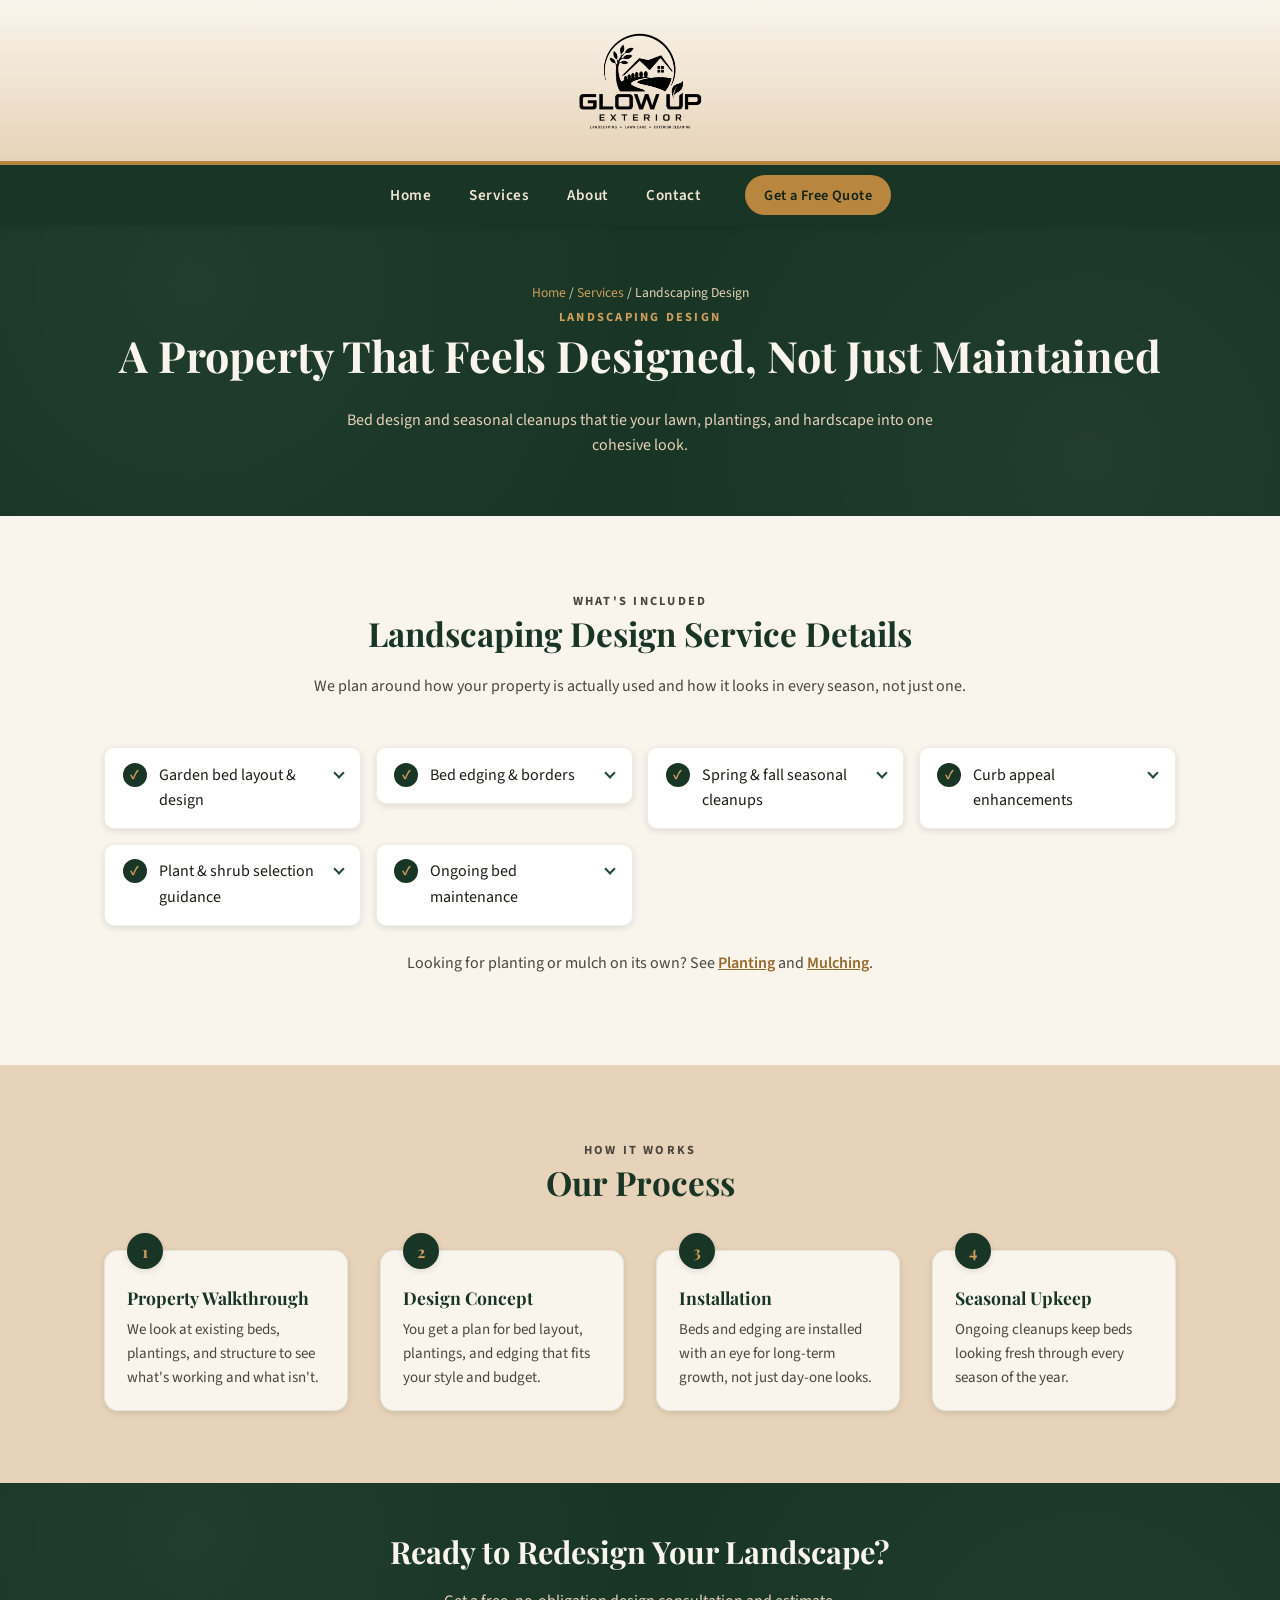
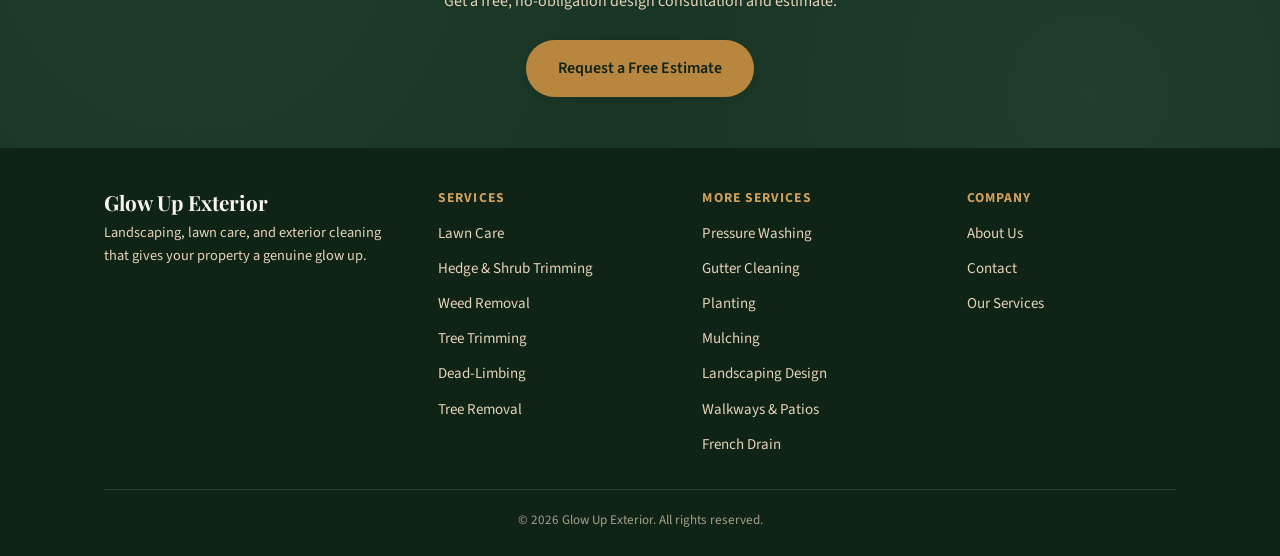
<file: landscaping-design.html>
<!DOCTYPE html>
<html lang="en">
  <head>
    <meta charset="UTF-8" />
    <meta name="viewport" content="width=device-width, initial-scale=1.0" />
    <title>Landscaping Design | Glow Up Exterior</title>
    <meta name="description" content="Garden bed design and seasonal landscaping cleanups from Glow Up Exterior." />
    <link rel="icon" href="logo.png" type="image/png" />
    <link rel="preconnect" href="https://fonts.googleapis.com" />
    <link rel="preconnect" href="https://fonts.gstatic.com" crossorigin />
    <link href="https://fonts.googleapis.com/css2?family=Playfair+Display:wght@600;700&family=Source+Sans+3:wght@400;500;600;700&display=swap" rel="stylesheet" />
    <link rel="stylesheet" href="index.css" />
  </head>

  <body>
    <header class="site-header">
      <a href="index.html" class="logo-link">
        <img src="logo.png" alt="Glow Up Exterior logo" class="logo" />
      </a>
    </header>

    <div class="navbar-wrap">
      <nav class="navbar">
        <input type="checkbox" id="nav-toggle" class="nav-toggle-checkbox" />
        <label for="nav-toggle" class="nav-toggle-label" aria-label="Toggle menu"><span></span></label>
        <ul class="nav-links">
          <li><a href="index.html">Home</a></li>
          <li><a href="index.html#services">Services</a></li>
          <li><a href="index.html#about">About</a></li>
          <li><a href="index.html#contact">Contact</a></li>
          <li class="nav-cta"><a href="index.html#contact">Get a Free Quote</a></li>
        </ul>
      </nav>
    </div>

    <section class="page-hero section-green">
      <div class="container">
        <p class="breadcrumb"><a href="index.html">Home</a> / <a href="index.html#services">Services</a> / Landscaping Design</p>
        <p class="eyebrow">Landscaping Design</p>
        <h1>A Property That Feels Designed, Not Just Maintained</h1>
        <p>Bed design and seasonal cleanups that tie your lawn, plantings, and hardscape into one cohesive look.</p>
      </div>
    </section>

    <section class="section section-cream">
      <div class="container">
        <div class="section-heading">
          <p class="eyebrow">What's Included</p>
          <h2>Landscaping Design Service Details</h2>
          <p>We plan around how your property is actually used and how it looks in every season, not just one.</p>
        </div>
        <div class="includes-grid">
          <div class="item">
            <input type="checkbox" id="ld-1" class="item-toggle" />
            <label for="ld-1" class="item-summary">
              <span class="mark">&#10003;</span>
              <span>Garden bed layout &amp; design</span>
              <span class="item-chevron" aria-hidden="true"></span>
            </label>
            <div class="item-detail">
              <p>We plan bed shapes and placement around your home's lines and how the space is actually used.</p>
            </div>
          </div>
          <div class="item">
            <input type="checkbox" id="ld-2" class="item-toggle" />
            <label for="ld-2" class="item-summary">
              <span class="mark">&#10003;</span>
              <span>Bed edging &amp; borders</span>
              <span class="item-chevron" aria-hidden="true"></span>
            </label>
            <div class="item-detail">
              <p>Clean, defined borders that separate beds from lawn and keep mulch where it belongs.</p>
            </div>
          </div>
          <div class="item">
            <input type="checkbox" id="ld-3" class="item-toggle" />
            <label for="ld-3" class="item-summary">
              <span class="mark">&#10003;</span>
              <span>Spring &amp; fall seasonal cleanups</span>
              <span class="item-chevron" aria-hidden="true"></span>
            </label>
            <div class="item-detail">
              <p>Beds cleared of leaves, spent growth, and debris to reset your property for the next season.</p>
            </div>
          </div>
          <div class="item">
            <input type="checkbox" id="ld-4" class="item-toggle" />
            <label for="ld-4" class="item-summary">
              <span class="mark">&#10003;</span>
              <span>Curb appeal enhancements</span>
              <span class="item-chevron" aria-hidden="true"></span>
            </label>
            <div class="item-detail">
              <p>Small, targeted updates to the front of your property that make the biggest first impression.</p>
            </div>
          </div>
          <div class="item">
            <input type="checkbox" id="ld-5" class="item-toggle" />
            <label for="ld-5" class="item-summary">
              <span class="mark">&#10003;</span>
              <span>Plant &amp; shrub selection guidance</span>
              <span class="item-chevron" aria-hidden="true"></span>
            </label>
            <div class="item-detail">
              <p>Recommendations suited to your light, soil, and maintenance preferences, not just what looks good on day one.</p>
            </div>
          </div>
          <div class="item">
            <input type="checkbox" id="ld-6" class="item-toggle" />
            <label for="ld-6" class="item-summary">
              <span class="mark">&#10003;</span>
              <span>Ongoing bed maintenance</span>
              <span class="item-chevron" aria-hidden="true"></span>
            </label>
            <div class="item-detail">
              <p>Once beds are installed, we can keep them looking sharp with regular follow-up visits.</p>
            </div>
          </div>
        </div>
        <p style="text-align: center; margin-top: 1.6rem; color: var(--ink-soft)">
          Looking for planting or mulch on its own? See <a href="planting.html" style="color: var(--gold-700); font-weight: 600">Planting</a> and <a href="mulching.html" style="color: var(--gold-700); font-weight: 600">Mulching</a>.
        </p>
      </div>
    </section>

    <section class="section section-tan">
      <div class="container">
        <div class="section-heading">
          <p class="eyebrow">How It Works</p>
          <h2>Our Process</h2>
        </div>
        <div class="process-steps">
          <div class="process-step">
            <h4>Property Walkthrough</h4>
            <p>We look at existing beds, plantings, and structure to see what's working and what isn't.</p>
          </div>
          <div class="process-step">
            <h4>Design Concept</h4>
            <p>You get a plan for bed layout, plantings, and edging that fits your style and budget.</p>
          </div>
          <div class="process-step">
            <h4>Installation</h4>
            <p>Beds and edging are installed with an eye for long-term growth, not just day-one looks.</p>
          </div>
          <div class="process-step">
            <h4>Seasonal Upkeep</h4>
            <p>Ongoing cleanups keep beds looking fresh through every season of the year.</p>
          </div>
        </div>
      </div>
    </section>

    <section class="cta-band section-green">
      <div class="container">
        <h2>Ready to Redesign Your Landscape?</h2>
        <p>Get a free, no-obligation design consultation and estimate.</p>
        <a href="index.html#contact" class="btn btn-gold">Request a Free Estimate</a>
      </div>
    </section>

    <footer class="site-footer">
      <div class="container">
        <div class="footer-grid">
          <div class="footer-brand">
            <h3>Glow Up Exterior</h3>
            <p>Landscaping, lawn care, and exterior cleaning that gives your property a genuine glow up.</p>
          </div>
          <div class="footer-col">
            <h4>Services</h4>
            <ul>
              <li><a href="lawn-care.html">Lawn Care</a></li>
              <li><a href="hedge-trimming.html">Hedge &amp; Shrub Trimming</a></li>
              <li><a href="weed-removal.html">Weed Removal</a></li>
              <li><a href="tree-trimming.html">Tree Trimming</a></li>
              <li><a href="dead-limbing.html">Dead-Limbing</a></li>
              <li><a href="tree-removal.html">Tree Removal</a></li>
            </ul>
          </div>
          <div class="footer-col">
            <h4>More Services</h4>
            <ul>
              <li><a href="pressure-washing.html">Pressure Washing</a></li>
              <li><a href="gutter-cleaning.html">Gutter Cleaning</a></li>
              <li><a href="planting.html">Planting</a></li>
              <li><a href="mulching.html">Mulching</a></li>
              <li><a href="landscaping-design.html">Landscaping Design</a></li>
              <li><a href="path-paving.html">Walkways &amp; Patios</a></li>
              <li><a href="french-drain.html">French Drain</a></li>
            </ul>
          </div>
          <div class="footer-col">
            <h4>Company</h4>
            <ul>
              <li><a href="index.html#about">About Us</a></li>
              <li><a href="index.html#contact">Contact</a></li>
              <li><a href="index.html#services">Our Services</a></li>
            </ul>
          </div>
        </div>
        <div class="footer-bottom">
          &copy; 2026 Glow Up Exterior. All rights reserved.
        </div>
      </div>
    </footer>
  </body>
</html>
</file>
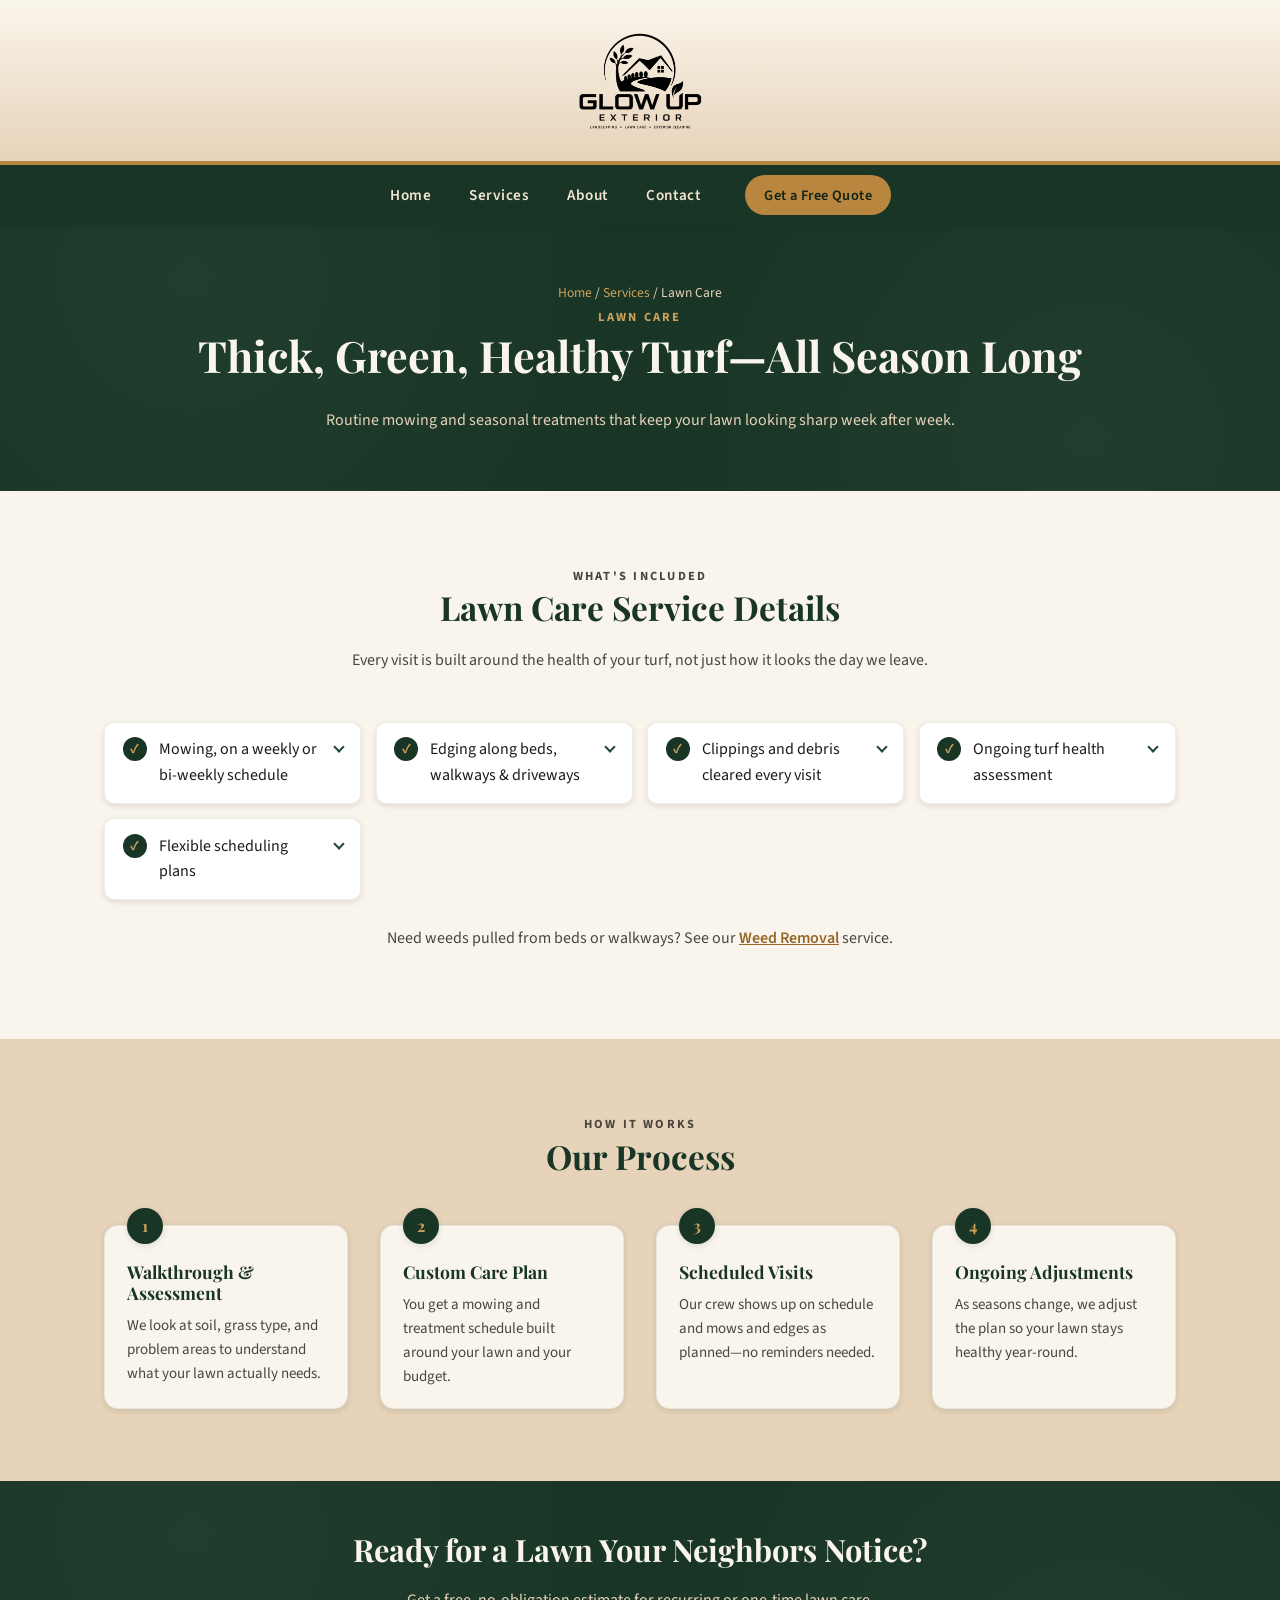
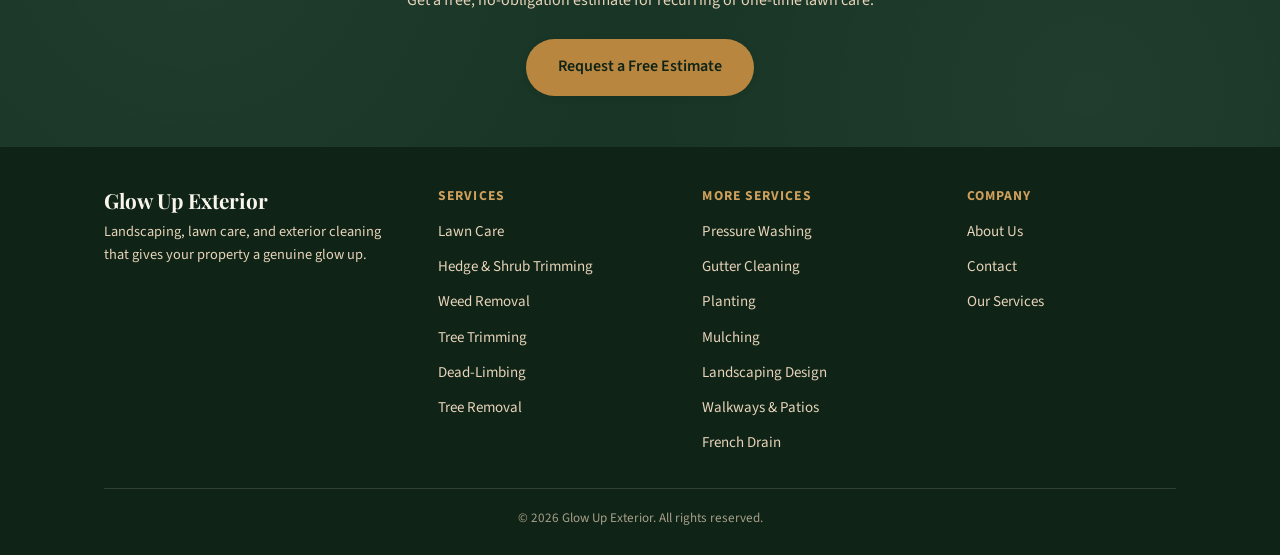
<file: lawn-care.html>
<!DOCTYPE html>
<html lang="en">
  <head>
    <meta charset="UTF-8" />
    <meta name="viewport" content="width=device-width, initial-scale=1.0" />
    <title>Lawn Care | Glow Up Exterior</title>
    <meta name="description" content="Professional lawn mowing and edging from Glow Up Exterior." />
    <link rel="icon" href="logo.png" type="image/png" />
    <link rel="preconnect" href="https://fonts.googleapis.com" />
    <link rel="preconnect" href="https://fonts.gstatic.com" crossorigin />
    <link href="https://fonts.googleapis.com/css2?family=Playfair+Display:wght@600;700&family=Source+Sans+3:wght@400;500;600;700&display=swap" rel="stylesheet" />
    <link rel="stylesheet" href="index.css" />
  </head>

  <body>
    <header class="site-header">
      <a href="index.html" class="logo-link">
        <img src="logo.png" alt="Glow Up Exterior logo" class="logo" />
      </a>
    </header>

    <div class="navbar-wrap">
      <nav class="navbar">
        <input type="checkbox" id="nav-toggle" class="nav-toggle-checkbox" />
        <label for="nav-toggle" class="nav-toggle-label" aria-label="Toggle menu"><span></span></label>
        <ul class="nav-links">
          <li><a href="index.html">Home</a></li>
          <li><a href="index.html#services">Services</a></li>
          <li><a href="index.html#about">About</a></li>
          <li><a href="index.html#contact">Contact</a></li>
          <li class="nav-cta"><a href="index.html#contact">Get a Free Quote</a></li>
        </ul>
      </nav>
    </div>

    <section class="page-hero section-green">
      <div class="container">
        <p class="breadcrumb"><a href="index.html">Home</a> / <a href="index.html#services">Services</a> / Lawn Care</p>
        <p class="eyebrow">Lawn Care</p>
        <h1>Thick, Green, Healthy Turf&mdash;All Season Long</h1>
        <p>Routine mowing and seasonal treatments that keep your lawn looking sharp week after week.</p>
      </div>
    </section>

    <section class="section section-cream">
      <div class="container">
        <div class="section-heading">
          <p class="eyebrow">What's Included</p>
          <h2>Lawn Care Service Details</h2>
          <p>Every visit is built around the health of your turf, not just how it looks the day we leave.</p>
        </div>
        <div class="includes-grid">
          <div class="item">
            <input type="checkbox" id="lc-1" class="item-toggle" />
            <label for="lc-1" class="item-summary">
              <span class="mark">&#10003;</span>
              <span>Mowing, on a weekly or bi-weekly schedule</span>
              <span class="item-chevron" aria-hidden="true"></span>
            </label>
            <div class="item-detail">
              <p>We mow at the right height for your grass type so it stays thick and resists weeds, adjusting frequency as the season changes.</p>
            </div>
          </div>
          <div class="item">
            <input type="checkbox" id="lc-2" class="item-toggle" />
            <label for="lc-2" class="item-summary">
              <span class="mark">&#10003;</span>
              <span>Edging along beds, walkways &amp; driveways</span>
              <span class="item-chevron" aria-hidden="true"></span>
            </label>
            <div class="item-detail">
              <p>Crisp edges along every bed and hardscape line, cut back at each visit so borders never creep.</p>
            </div>
          </div>
          <div class="item">
            <input type="checkbox" id="lc-3" class="item-toggle" />
            <label for="lc-3" class="item-summary">
              <span class="mark">&#10003;</span>
              <span>Clippings and debris cleared every visit</span>
              <span class="item-chevron" aria-hidden="true"></span>
            </label>
            <div class="item-detail">
              <p>We blow off walkways and driveways and bag clippings when needed, so you never come home to a mess.</p>
            </div>
          </div>
          <div class="item">
            <input type="checkbox" id="lc-4" class="item-toggle" />
            <label for="lc-4" class="item-summary">
              <span class="mark">&#10003;</span>
              <span>Ongoing turf health assessment</span>
              <span class="item-chevron" aria-hidden="true"></span>
            </label>
            <div class="item-detail">
              <p>We keep an eye out for bare patches, pests, and drainage issues, and flag anything worth addressing.</p>
            </div>
          </div>
          <div class="item">
            <input type="checkbox" id="lc-5" class="item-toggle" />
            <label for="lc-5" class="item-summary">
              <span class="mark">&#10003;</span>
              <span>Flexible scheduling plans</span>
              <span class="item-chevron" aria-hidden="true"></span>
            </label>
            <div class="item-detail">
              <p>Weekly, bi-weekly, or seasonal-only visits&mdash;pick a cadence that fits your property and budget.</p>
            </div>
          </div>
        </div>
        <p style="text-align: center; margin-top: 1.6rem; color: var(--ink-soft)">
          Need weeds pulled from beds or walkways? See our <a href="weed-removal.html" style="color: var(--gold-700); font-weight: 600">Weed Removal</a> service.
        </p>
      </div>
    </section>

    <section class="section section-tan">
      <div class="container">
        <div class="section-heading">
          <p class="eyebrow">How It Works</p>
          <h2>Our Process</h2>
        </div>
        <div class="process-steps">
          <div class="process-step">
            <h4>Walkthrough &amp; Assessment</h4>
            <p>We look at soil, grass type, and problem areas to understand what your lawn actually needs.</p>
          </div>
          <div class="process-step">
            <h4>Custom Care Plan</h4>
            <p>You get a mowing and treatment schedule built around your lawn and your budget.</p>
          </div>
          <div class="process-step">
            <h4>Scheduled Visits</h4>
            <p>Our crew shows up on schedule and mows and edges as planned&mdash;no reminders needed.</p>
          </div>
          <div class="process-step">
            <h4>Ongoing Adjustments</h4>
            <p>As seasons change, we adjust the plan so your lawn stays healthy year-round.</p>
          </div>
        </div>
      </div>
    </section>

    <section class="cta-band section-green">
      <div class="container">
        <h2>Ready for a Lawn Your Neighbors Notice?</h2>
        <p>Get a free, no-obligation estimate for recurring or one-time lawn care.</p>
        <a href="index.html#contact" class="btn btn-gold">Request a Free Estimate</a>
      </div>
    </section>

    <footer class="site-footer">
      <div class="container">
        <div class="footer-grid">
          <div class="footer-brand">
            <h3>Glow Up Exterior</h3>
            <p>Landscaping, lawn care, and exterior cleaning that gives your property a genuine glow up.</p>
          </div>
          <div class="footer-col">
            <h4>Services</h4>
            <ul>
              <li><a href="lawn-care.html">Lawn Care</a></li>
              <li><a href="hedge-trimming.html">Hedge &amp; Shrub Trimming</a></li>
              <li><a href="weed-removal.html">Weed Removal</a></li>
              <li><a href="tree-trimming.html">Tree Trimming</a></li>
              <li><a href="dead-limbing.html">Dead-Limbing</a></li>
              <li><a href="tree-removal.html">Tree Removal</a></li>
            </ul>
          </div>
          <div class="footer-col">
            <h4>More Services</h4>
            <ul>
              <li><a href="pressure-washing.html">Pressure Washing</a></li>
              <li><a href="gutter-cleaning.html">Gutter Cleaning</a></li>
              <li><a href="planting.html">Planting</a></li>
              <li><a href="mulching.html">Mulching</a></li>
              <li><a href="landscaping-design.html">Landscaping Design</a></li>
              <li><a href="path-paving.html">Walkways &amp; Patios</a></li>
              <li><a href="french-drain.html">French Drain</a></li>
            </ul>
          </div>
          <div class="footer-col">
            <h4>Company</h4>
            <ul>
              <li><a href="index.html#about">About Us</a></li>
              <li><a href="index.html#contact">Contact</a></li>
              <li><a href="index.html#services">Our Services</a></li>
            </ul>
          </div>
        </div>
        <div class="footer-bottom">
          &copy; 2026 Glow Up Exterior. All rights reserved.
        </div>
      </div>
    </footer>
  </body>
</html>
</file>
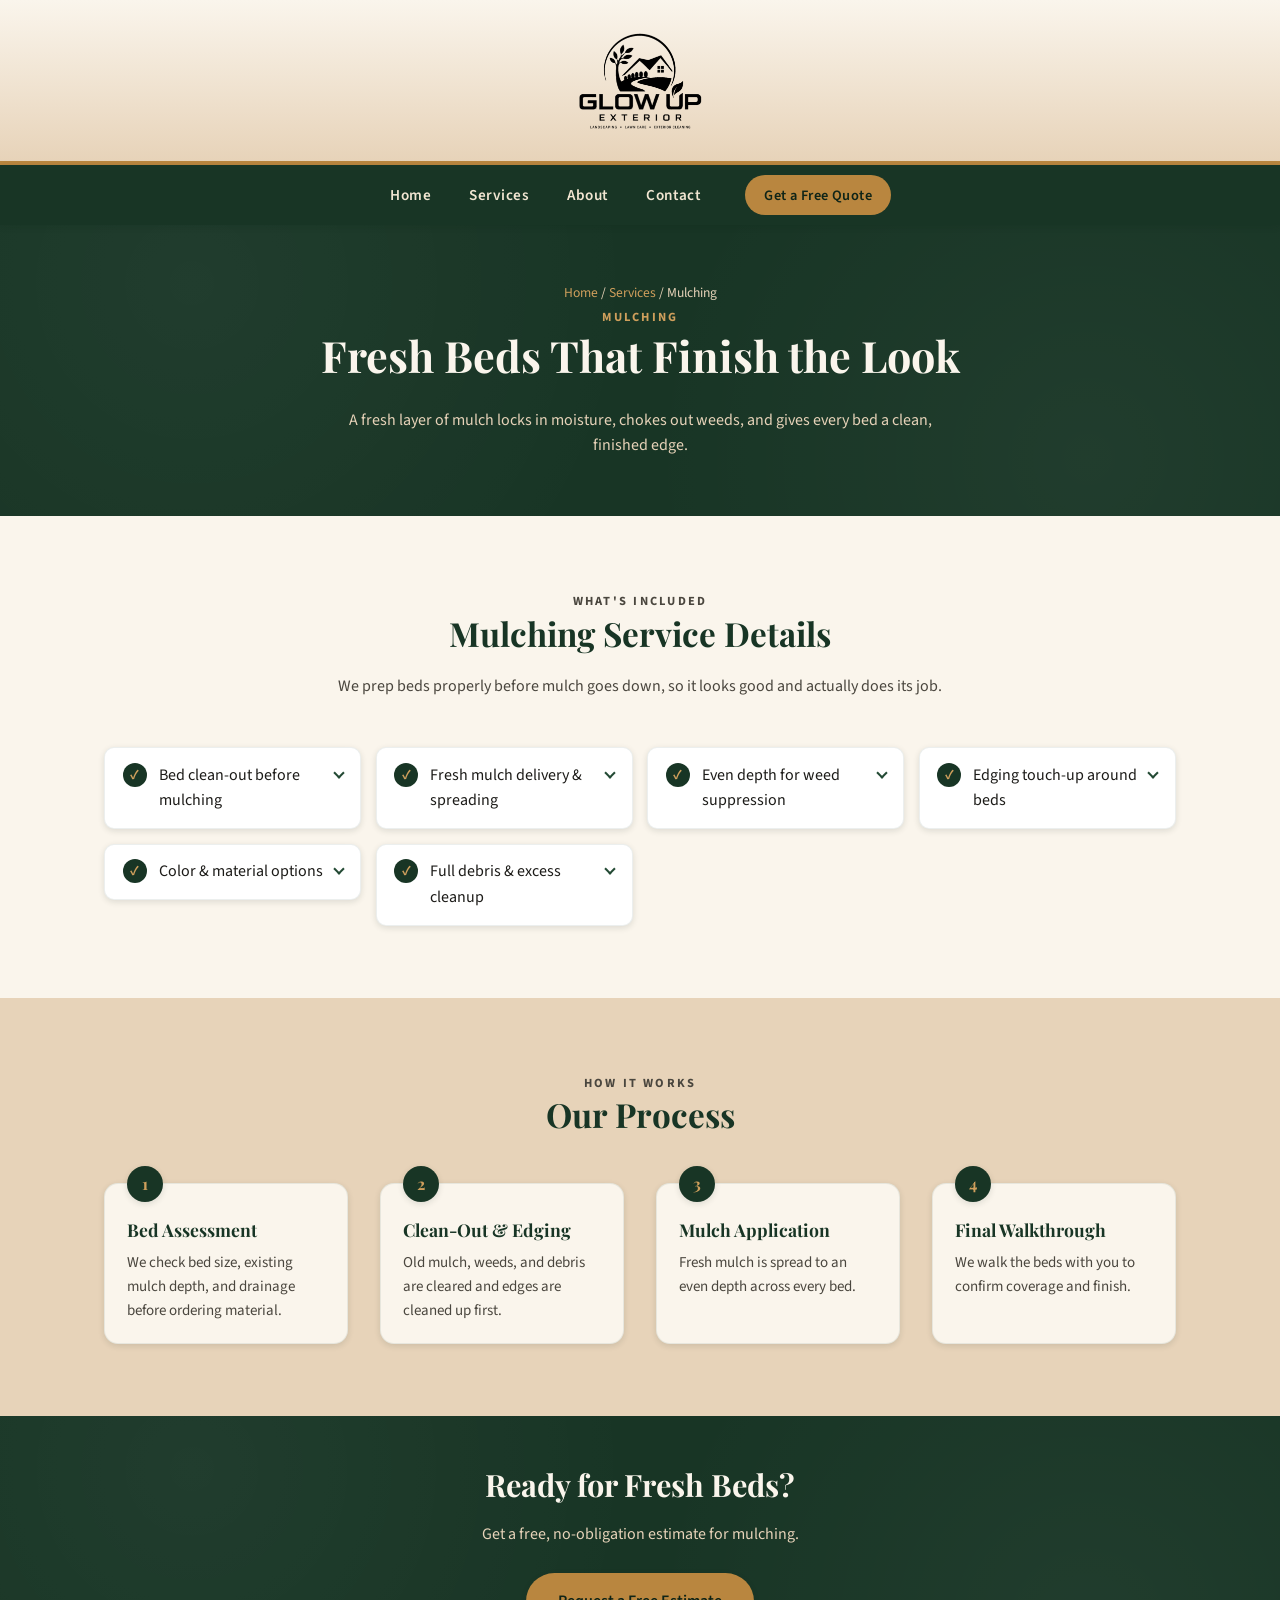
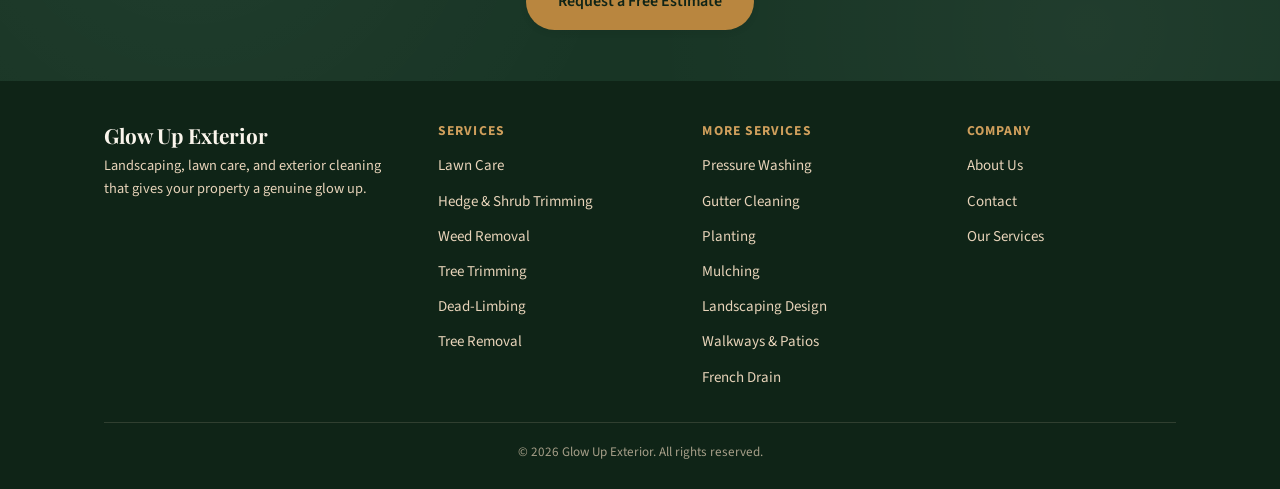
<file: mulching.html>
<!DOCTYPE html>
<html lang="en">
  <head>
    <meta charset="UTF-8" />
    <meta name="viewport" content="width=device-width, initial-scale=1.0" />
    <title>Mulching | Glow Up Exterior</title>
    <meta name="description" content="Mulch delivery and installation from Glow Up Exterior for clean, healthy garden beds." />
    <link rel="icon" href="logo.png" type="image/png" />
    <link rel="preconnect" href="https://fonts.googleapis.com" />
    <link rel="preconnect" href="https://fonts.gstatic.com" crossorigin />
    <link href="https://fonts.googleapis.com/css2?family=Playfair+Display:wght@600;700&family=Source+Sans+3:wght@400;500;600;700&display=swap" rel="stylesheet" />
    <link rel="stylesheet" href="index.css" />
  </head>

  <body>
    <header class="site-header">
      <a href="index.html" class="logo-link">
        <img src="logo.png" alt="Glow Up Exterior logo" class="logo" />
      </a>
    </header>

    <div class="navbar-wrap">
      <nav class="navbar">
        <input type="checkbox" id="nav-toggle" class="nav-toggle-checkbox" />
        <label for="nav-toggle" class="nav-toggle-label" aria-label="Toggle menu"><span></span></label>
        <ul class="nav-links">
          <li><a href="index.html">Home</a></li>
          <li><a href="index.html#services">Services</a></li>
          <li><a href="index.html#about">About</a></li>
          <li><a href="index.html#contact">Contact</a></li>
          <li class="nav-cta"><a href="index.html#contact">Get a Free Quote</a></li>
        </ul>
      </nav>
    </div>

    <section class="page-hero section-green">
      <div class="container">
        <p class="breadcrumb"><a href="index.html">Home</a> / <a href="index.html#services">Services</a> / Mulching</p>
        <p class="eyebrow">Mulching</p>
        <h1>Fresh Beds That Finish the Look</h1>
        <p>A fresh layer of mulch locks in moisture, chokes out weeds, and gives every bed a clean, finished edge.</p>
      </div>
    </section>

    <section class="section section-cream">
      <div class="container">
        <div class="section-heading">
          <p class="eyebrow">What's Included</p>
          <h2>Mulching Service Details</h2>
          <p>We prep beds properly before mulch goes down, so it looks good and actually does its job.</p>
        </div>
        <div class="includes-grid">
          <div class="item">
            <input type="checkbox" id="mu-1" class="item-toggle" />
            <label for="mu-1" class="item-summary">
              <span class="mark">&#10003;</span>
              <span>Bed clean-out before mulching</span>
              <span class="item-chevron" aria-hidden="true"></span>
            </label>
            <div class="item-detail">
              <p>Old mulch, leaves, and weeds are cleared out first so fresh mulch goes down on a clean bed.</p>
            </div>
          </div>
          <div class="item">
            <input type="checkbox" id="mu-2" class="item-toggle" />
            <label for="mu-2" class="item-summary">
              <span class="mark">&#10003;</span>
              <span>Fresh mulch delivery &amp; spreading</span>
              <span class="item-chevron" aria-hidden="true"></span>
            </label>
            <div class="item-detail">
              <p>Mulch is delivered and hand-spread across every bed on your property in one visit.</p>
            </div>
          </div>
          <div class="item">
            <input type="checkbox" id="mu-3" class="item-toggle" />
            <label for="mu-3" class="item-summary">
              <span class="mark">&#10003;</span>
              <span>Even depth for weed suppression</span>
              <span class="item-chevron" aria-hidden="true"></span>
            </label>
            <div class="item-detail">
              <p>We keep mulch at a consistent depth&mdash;thick enough to block weeds, not so deep it smothers plants.</p>
            </div>
          </div>
          <div class="item">
            <input type="checkbox" id="mu-4" class="item-toggle" />
            <label for="mu-4" class="item-summary">
              <span class="mark">&#10003;</span>
              <span>Edging touch-up around beds</span>
              <span class="item-chevron" aria-hidden="true"></span>
            </label>
            <div class="item-detail">
              <p>Bed edges are cleaned up before mulching so the finished line looks sharp.</p>
            </div>
          </div>
          <div class="item">
            <input type="checkbox" id="mu-5" class="item-toggle" />
            <label for="mu-5" class="item-summary">
              <span class="mark">&#10003;</span>
              <span>Color &amp; material options</span>
              <span class="item-chevron" aria-hidden="true"></span>
            </label>
            <div class="item-detail">
              <p>Choose from mulch colors and materials that match your home and existing beds.</p>
            </div>
          </div>
          <div class="item">
            <input type="checkbox" id="mu-6" class="item-toggle" />
            <label for="mu-6" class="item-summary">
              <span class="mark">&#10003;</span>
              <span>Full debris &amp; excess cleanup</span>
              <span class="item-chevron" aria-hidden="true"></span>
            </label>
            <div class="item-detail">
              <p>Old mulch and any excess material are cleared away&mdash;nothing left piled on your driveway or lawn.</p>
            </div>
          </div>
        </div>
      </div>
    </section>

    <section class="section section-tan">
      <div class="container">
        <div class="section-heading">
          <p class="eyebrow">How It Works</p>
          <h2>Our Process</h2>
        </div>
        <div class="process-steps">
          <div class="process-step">
            <h4>Bed Assessment</h4>
            <p>We check bed size, existing mulch depth, and drainage before ordering material.</p>
          </div>
          <div class="process-step">
            <h4>Clean-Out &amp; Edging</h4>
            <p>Old mulch, weeds, and debris are cleared and edges are cleaned up first.</p>
          </div>
          <div class="process-step">
            <h4>Mulch Application</h4>
            <p>Fresh mulch is spread to an even depth across every bed.</p>
          </div>
          <div class="process-step">
            <h4>Final Walkthrough</h4>
            <p>We walk the beds with you to confirm coverage and finish.</p>
          </div>
        </div>
      </div>
    </section>

    <section class="cta-band section-green">
      <div class="container">
        <h2>Ready for Fresh Beds?</h2>
        <p>Get a free, no-obligation estimate for mulching.</p>
        <a href="index.html#contact" class="btn btn-gold">Request a Free Estimate</a>
      </div>
    </section>

    <footer class="site-footer">
      <div class="container">
        <div class="footer-grid">
          <div class="footer-brand">
            <h3>Glow Up Exterior</h3>
            <p>Landscaping, lawn care, and exterior cleaning that gives your property a genuine glow up.</p>
          </div>
          <div class="footer-col">
            <h4>Services</h4>
            <ul>
              <li><a href="lawn-care.html">Lawn Care</a></li>
              <li><a href="hedge-trimming.html">Hedge &amp; Shrub Trimming</a></li>
              <li><a href="weed-removal.html">Weed Removal</a></li>
              <li><a href="tree-trimming.html">Tree Trimming</a></li>
              <li><a href="dead-limbing.html">Dead-Limbing</a></li>
              <li><a href="tree-removal.html">Tree Removal</a></li>
            </ul>
          </div>
          <div class="footer-col">
            <h4>More Services</h4>
            <ul>
              <li><a href="pressure-washing.html">Pressure Washing</a></li>
              <li><a href="gutter-cleaning.html">Gutter Cleaning</a></li>
              <li><a href="planting.html">Planting</a></li>
              <li><a href="mulching.html">Mulching</a></li>
              <li><a href="landscaping-design.html">Landscaping Design</a></li>
              <li><a href="path-paving.html">Walkways &amp; Patios</a></li>
              <li><a href="french-drain.html">French Drain</a></li>
            </ul>
          </div>
          <div class="footer-col">
            <h4>Company</h4>
            <ul>
              <li><a href="index.html#about">About Us</a></li>
              <li><a href="index.html#contact">Contact</a></li>
              <li><a href="index.html#services">Our Services</a></li>
            </ul>
          </div>
        </div>
        <div class="footer-bottom">
          &copy; 2026 Glow Up Exterior. All rights reserved.
        </div>
      </div>
    </footer>
  </body>
</html>
</file>
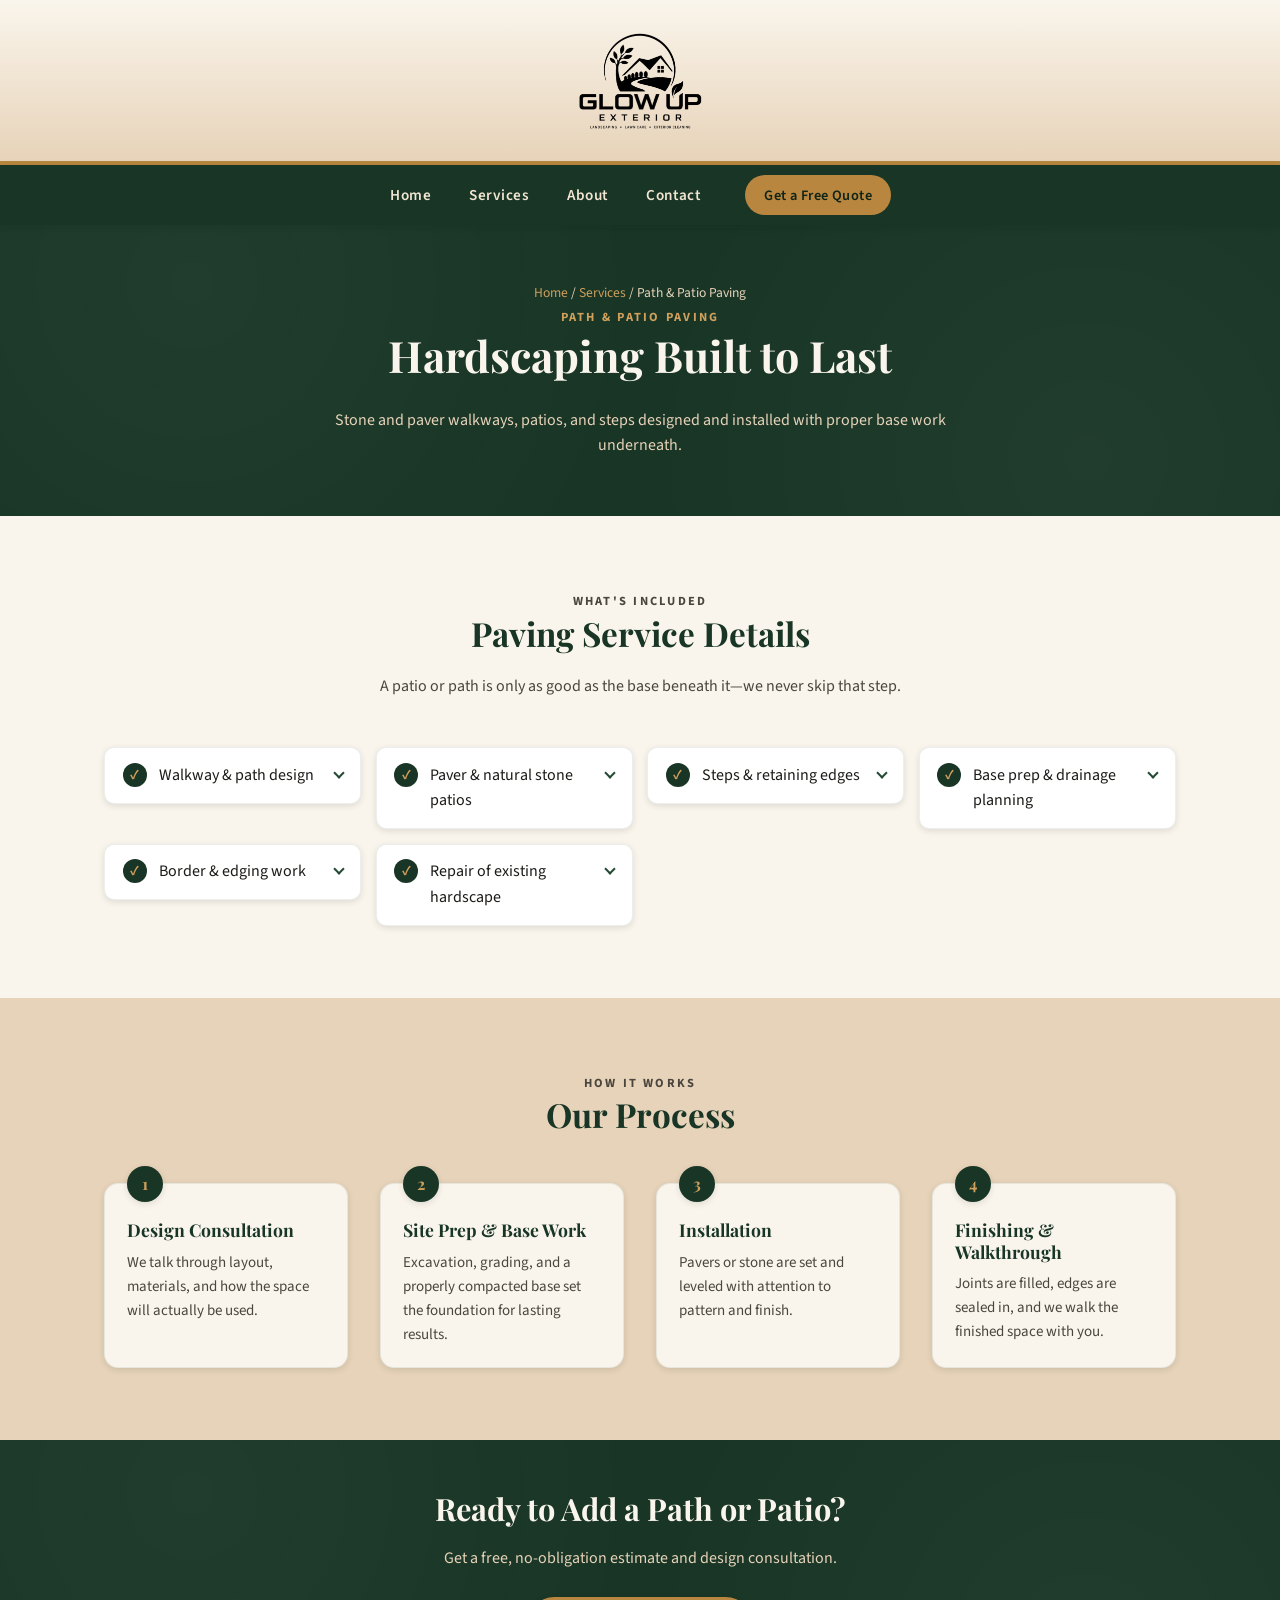
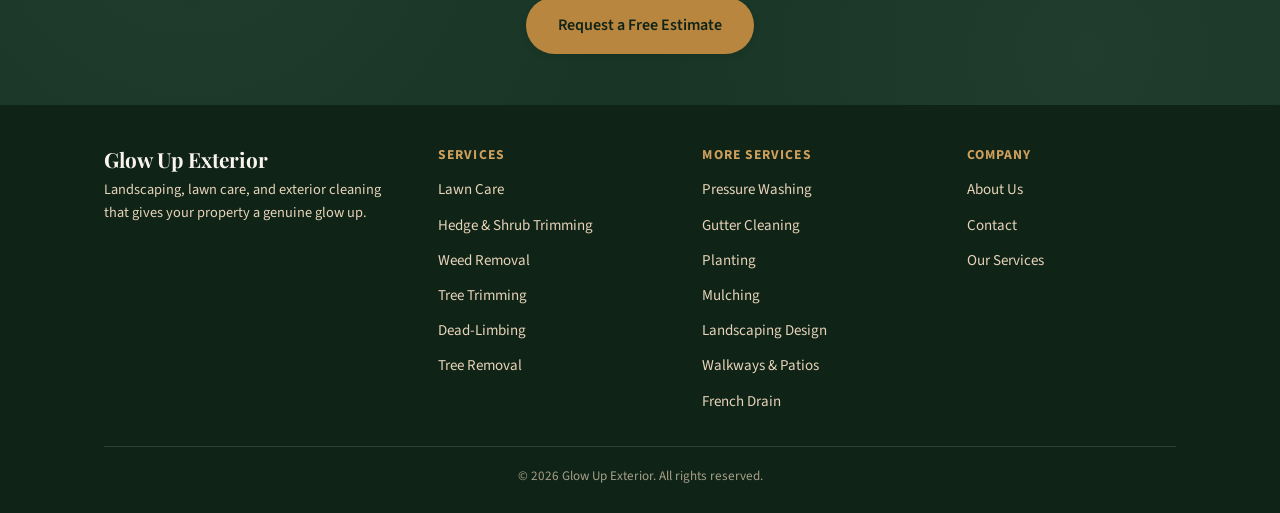
<file: path-paving.html>
<!DOCTYPE html>
<html lang="en">
  <head>
    <meta charset="UTF-8" />
    <meta name="viewport" content="width=device-width, initial-scale=1.0" />
    <title>Path &amp; Patio Paving | Glow Up Exterior</title>
    <meta name="description" content="Paver and stone walkway, patio, and step installation from Glow Up Exterior." />
    <link rel="icon" href="logo.png" type="image/png" />
    <link rel="preconnect" href="https://fonts.googleapis.com" />
    <link rel="preconnect" href="https://fonts.gstatic.com" crossorigin />
    <link href="https://fonts.googleapis.com/css2?family=Playfair+Display:wght@600;700&family=Source+Sans+3:wght@400;500;600;700&display=swap" rel="stylesheet" />
    <link rel="stylesheet" href="index.css" />
  </head>

  <body>
    <header class="site-header">
      <a href="index.html" class="logo-link">
        <img src="logo.png" alt="Glow Up Exterior logo" class="logo" />
      </a>
    </header>

    <div class="navbar-wrap">
      <nav class="navbar">
        <input type="checkbox" id="nav-toggle" class="nav-toggle-checkbox" />
        <label for="nav-toggle" class="nav-toggle-label" aria-label="Toggle menu"><span></span></label>
        <ul class="nav-links">
          <li><a href="index.html">Home</a></li>
          <li><a href="index.html#services">Services</a></li>
          <li><a href="index.html#about">About</a></li>
          <li><a href="index.html#contact">Contact</a></li>
          <li class="nav-cta"><a href="index.html#contact">Get a Free Quote</a></li>
        </ul>
      </nav>
    </div>

    <section class="page-hero section-green">
      <div class="container">
        <p class="breadcrumb"><a href="index.html">Home</a> / <a href="index.html#services">Services</a> / Path &amp; Patio Paving</p>
        <p class="eyebrow">Path &amp; Patio Paving</p>
        <h1>Hardscaping Built to Last</h1>
        <p>Stone and paver walkways, patios, and steps designed and installed with proper base work underneath.</p>
      </div>
    </section>

    <section class="section section-cream">
      <div class="container">
        <div class="section-heading">
          <p class="eyebrow">What's Included</p>
          <h2>Paving Service Details</h2>
          <p>A patio or path is only as good as the base beneath it&mdash;we never skip that step.</p>
        </div>
        <div class="includes-grid">
          <div class="item">
            <input type="checkbox" id="pp-1" class="item-toggle" />
            <label for="pp-1" class="item-summary">
              <span class="mark">&#10003;</span>
              <span>Walkway &amp; path design</span>
              <span class="item-chevron" aria-hidden="true"></span>
            </label>
            <div class="item-detail">
              <p>We plan routes and materials that fit how you actually move through the yard, not just how it looks on paper.</p>
            </div>
          </div>
          <div class="item">
            <input type="checkbox" id="pp-2" class="item-toggle" />
            <label for="pp-2" class="item-summary">
              <span class="mark">&#10003;</span>
              <span>Paver &amp; natural stone patios</span>
              <span class="item-chevron" aria-hidden="true"></span>
            </label>
            <div class="item-detail">
              <p>From concrete pavers to natural flagstone, set in a pattern and material that suits your home.</p>
            </div>
          </div>
          <div class="item">
            <input type="checkbox" id="pp-3" class="item-toggle" />
            <label for="pp-3" class="item-summary">
              <span class="mark">&#10003;</span>
              <span>Steps &amp; retaining edges</span>
              <span class="item-chevron" aria-hidden="true"></span>
            </label>
            <div class="item-detail">
              <p>Steps and low retaining edges built to handle grade changes safely across your property.</p>
            </div>
          </div>
          <div class="item">
            <input type="checkbox" id="pp-4" class="item-toggle" />
            <label for="pp-4" class="item-summary">
              <span class="mark">&#10003;</span>
              <span>Base prep &amp; drainage planning</span>
              <span class="item-chevron" aria-hidden="true"></span>
            </label>
            <div class="item-detail">
              <p>Proper excavation and a compacted base underneath so pavers don't shift or sink over time.</p>
            </div>
          </div>
          <div class="item">
            <input type="checkbox" id="pp-5" class="item-toggle" />
            <label for="pp-5" class="item-summary">
              <span class="mark">&#10003;</span>
              <span>Border &amp; edging work</span>
              <span class="item-chevron" aria-hidden="true"></span>
            </label>
            <div class="item-detail">
              <p>Restraint edging holds the pattern in place so your walkway or patio keeps its shape for years.</p>
            </div>
          </div>
          <div class="item">
            <input type="checkbox" id="pp-6" class="item-toggle" />
            <label for="pp-6" class="item-summary">
              <span class="mark">&#10003;</span>
              <span>Repair of existing hardscape</span>
              <span class="item-chevron" aria-hidden="true"></span>
            </label>
            <div class="item-detail">
              <p>Sunken, cracked, or shifting pavers and stone reset or replaced without redoing the whole area.</p>
            </div>
          </div>
        </div>
      </div>
    </section>

    <section class="section section-tan">
      <div class="container">
        <div class="section-heading">
          <p class="eyebrow">How It Works</p>
          <h2>Our Process</h2>
        </div>
        <div class="process-steps">
          <div class="process-step">
            <h4>Design Consultation</h4>
            <p>We talk through layout, materials, and how the space will actually be used.</p>
          </div>
          <div class="process-step">
            <h4>Site Prep &amp; Base Work</h4>
            <p>Excavation, grading, and a properly compacted base set the foundation for lasting results.</p>
          </div>
          <div class="process-step">
            <h4>Installation</h4>
            <p>Pavers or stone are set and leveled with attention to pattern and finish.</p>
          </div>
          <div class="process-step">
            <h4>Finishing &amp; Walkthrough</h4>
            <p>Joints are filled, edges are sealed in, and we walk the finished space with you.</p>
          </div>
        </div>
      </div>
    </section>

    <section class="cta-band section-green">
      <div class="container">
        <h2>Ready to Add a Path or Patio?</h2>
        <p>Get a free, no-obligation estimate and design consultation.</p>
        <a href="index.html#contact" class="btn btn-gold">Request a Free Estimate</a>
      </div>
    </section>

    <footer class="site-footer">
      <div class="container">
        <div class="footer-grid">
          <div class="footer-brand">
            <h3>Glow Up Exterior</h3>
            <p>Landscaping, lawn care, and exterior cleaning that gives your property a genuine glow up.</p>
          </div>
          <div class="footer-col">
            <h4>Services</h4>
            <ul>
              <li><a href="lawn-care.html">Lawn Care</a></li>
              <li><a href="hedge-trimming.html">Hedge &amp; Shrub Trimming</a></li>
              <li><a href="weed-removal.html">Weed Removal</a></li>
              <li><a href="tree-trimming.html">Tree Trimming</a></li>
              <li><a href="dead-limbing.html">Dead-Limbing</a></li>
              <li><a href="tree-removal.html">Tree Removal</a></li>
            </ul>
          </div>
          <div class="footer-col">
            <h4>More Services</h4>
            <ul>
              <li><a href="pressure-washing.html">Pressure Washing</a></li>
              <li><a href="gutter-cleaning.html">Gutter Cleaning</a></li>
              <li><a href="planting.html">Planting</a></li>
              <li><a href="mulching.html">Mulching</a></li>
              <li><a href="landscaping-design.html">Landscaping Design</a></li>
              <li><a href="path-paving.html">Walkways &amp; Patios</a></li>
              <li><a href="french-drain.html">French Drain</a></li>
            </ul>
          </div>
          <div class="footer-col">
            <h4>Company</h4>
            <ul>
              <li><a href="index.html#about">About Us</a></li>
              <li><a href="index.html#contact">Contact</a></li>
              <li><a href="index.html#services">Our Services</a></li>
            </ul>
          </div>
        </div>
        <div class="footer-bottom">
          &copy; 2026 Glow Up Exterior. All rights reserved.
        </div>
      </div>
    </footer>
  </body>
</html>
</file>
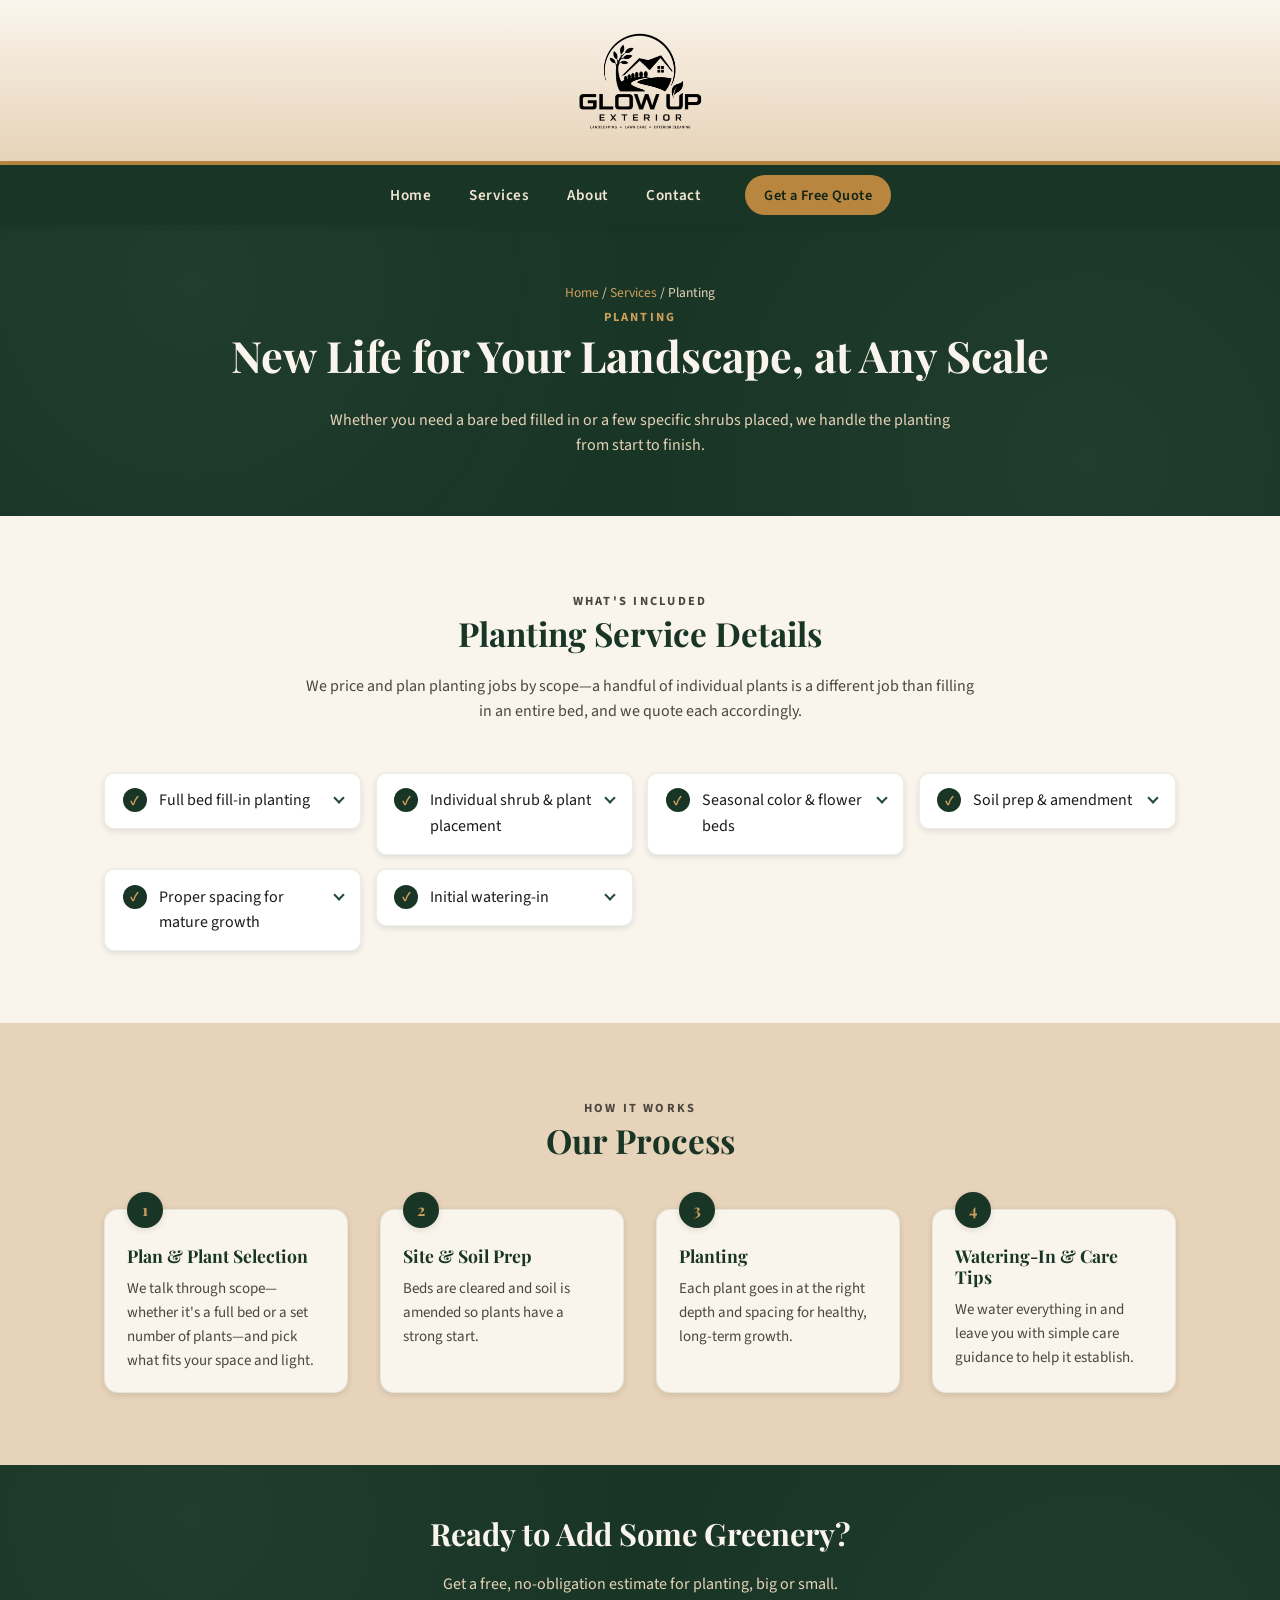
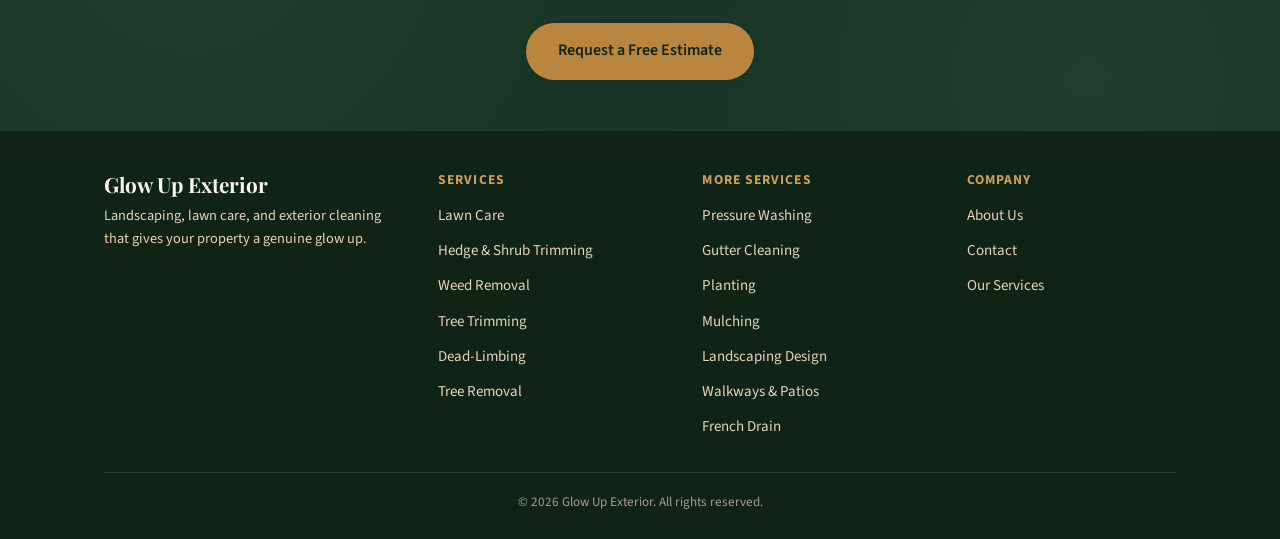
<file: planting.html>
<!DOCTYPE html>
<html lang="en">
  <head>
    <meta charset="UTF-8" />
    <meta name="viewport" content="width=device-width, initial-scale=1.0" />
    <title>Planting | Glow Up Exterior</title>
    <meta name="description" content="Shrub, flower, and greenery planting from Glow Up Exterior, from full bed fill-ins to individual plants." />
    <link rel="icon" href="logo.png" type="image/png" />
    <link rel="preconnect" href="https://fonts.googleapis.com" />
    <link rel="preconnect" href="https://fonts.gstatic.com" crossorigin />
    <link href="https://fonts.googleapis.com/css2?family=Playfair+Display:wght@600;700&family=Source+Sans+3:wght@400;500;600;700&display=swap" rel="stylesheet" />
    <link rel="stylesheet" href="index.css" />
  </head>

  <body>
    <header class="site-header">
      <a href="index.html" class="logo-link">
        <img src="logo.png" alt="Glow Up Exterior logo" class="logo" />
      </a>
    </header>

    <div class="navbar-wrap">
      <nav class="navbar">
        <input type="checkbox" id="nav-toggle" class="nav-toggle-checkbox" />
        <label for="nav-toggle" class="nav-toggle-label" aria-label="Toggle menu"><span></span></label>
        <ul class="nav-links">
          <li><a href="index.html">Home</a></li>
          <li><a href="index.html#services">Services</a></li>
          <li><a href="index.html#about">About</a></li>
          <li><a href="index.html#contact">Contact</a></li>
          <li class="nav-cta"><a href="index.html#contact">Get a Free Quote</a></li>
        </ul>
      </nav>
    </div>

    <section class="page-hero section-green">
      <div class="container">
        <p class="breadcrumb"><a href="index.html">Home</a> / <a href="index.html#services">Services</a> / Planting</p>
        <p class="eyebrow">Planting</p>
        <h1>New Life for Your Landscape, at Any Scale</h1>
        <p>Whether you need a bare bed filled in or a few specific shrubs placed, we handle the planting from start to finish.</p>
      </div>
    </section>

    <section class="section section-cream">
      <div class="container">
        <div class="section-heading">
          <p class="eyebrow">What's Included</p>
          <h2>Planting Service Details</h2>
          <p>We price and plan planting jobs by scope&mdash;a handful of individual plants is a different job than filling in an entire bed, and we quote each accordingly.</p>
        </div>
        <div class="includes-grid">
          <div class="item">
            <input type="checkbox" id="pl-1" class="item-toggle" />
            <label for="pl-1" class="item-summary">
              <span class="mark">&#10003;</span>
              <span>Full bed fill-in planting</span>
              <span class="item-chevron" aria-hidden="true"></span>
            </label>
            <div class="item-detail">
              <p>Bare or sparse beds filled in completely for an established, finished look right away.</p>
            </div>
          </div>
          <div class="item">
            <input type="checkbox" id="pl-2" class="item-toggle" />
            <label for="pl-2" class="item-summary">
              <span class="mark">&#10003;</span>
              <span>Individual shrub &amp; plant placement</span>
              <span class="item-chevron" aria-hidden="true"></span>
            </label>
            <div class="item-detail">
              <p>Adding a specific number of shrubs or plants to an existing bed, priced and scoped to just that job.</p>
            </div>
          </div>
          <div class="item">
            <input type="checkbox" id="pl-3" class="item-toggle" />
            <label for="pl-3" class="item-summary">
              <span class="mark">&#10003;</span>
              <span>Seasonal color &amp; flower beds</span>
              <span class="item-chevron" aria-hidden="true"></span>
            </label>
            <div class="item-detail">
              <p>Annuals and seasonal flowers swapped in to keep beds colorful throughout the year.</p>
            </div>
          </div>
          <div class="item">
            <input type="checkbox" id="pl-4" class="item-toggle" />
            <label for="pl-4" class="item-summary">
              <span class="mark">&#10003;</span>
              <span>Soil prep &amp; amendment</span>
              <span class="item-chevron" aria-hidden="true"></span>
            </label>
            <div class="item-detail">
              <p>Soil is loosened and amended before planting so roots can establish quickly.</p>
            </div>
          </div>
          <div class="item">
            <input type="checkbox" id="pl-5" class="item-toggle" />
            <label for="pl-5" class="item-summary">
              <span class="mark">&#10003;</span>
              <span>Proper spacing for mature growth</span>
              <span class="item-chevron" aria-hidden="true"></span>
            </label>
            <div class="item-detail">
              <p>We space plants for their full-grown size, not just how the bed looks on planting day.</p>
            </div>
          </div>
          <div class="item">
            <input type="checkbox" id="pl-6" class="item-toggle" />
            <label for="pl-6" class="item-summary">
              <span class="mark">&#10003;</span>
              <span>Initial watering-in</span>
              <span class="item-chevron" aria-hidden="true"></span>
            </label>
            <div class="item-detail">
              <p>Every new plant is watered in thoroughly at installation to help it establish.</p>
            </div>
          </div>
        </div>
      </div>
    </section>

    <section class="section section-tan">
      <div class="container">
        <div class="section-heading">
          <p class="eyebrow">How It Works</p>
          <h2>Our Process</h2>
        </div>
        <div class="process-steps">
          <div class="process-step">
            <h4>Plan &amp; Plant Selection</h4>
            <p>We talk through scope&mdash;whether it's a full bed or a set number of plants&mdash;and pick what fits your space and light.</p>
          </div>
          <div class="process-step">
            <h4>Site &amp; Soil Prep</h4>
            <p>Beds are cleared and soil is amended so plants have a strong start.</p>
          </div>
          <div class="process-step">
            <h4>Planting</h4>
            <p>Each plant goes in at the right depth and spacing for healthy, long-term growth.</p>
          </div>
          <div class="process-step">
            <h4>Watering-In &amp; Care Tips</h4>
            <p>We water everything in and leave you with simple care guidance to help it establish.</p>
          </div>
        </div>
      </div>
    </section>

    <section class="cta-band section-green">
      <div class="container">
        <h2>Ready to Add Some Greenery?</h2>
        <p>Get a free, no-obligation estimate for planting, big or small.</p>
        <a href="index.html#contact" class="btn btn-gold">Request a Free Estimate</a>
      </div>
    </section>

    <footer class="site-footer">
      <div class="container">
        <div class="footer-grid">
          <div class="footer-brand">
            <h3>Glow Up Exterior</h3>
            <p>Landscaping, lawn care, and exterior cleaning that gives your property a genuine glow up.</p>
          </div>
          <div class="footer-col">
            <h4>Services</h4>
            <ul>
              <li><a href="lawn-care.html">Lawn Care</a></li>
              <li><a href="hedge-trimming.html">Hedge &amp; Shrub Trimming</a></li>
              <li><a href="weed-removal.html">Weed Removal</a></li>
              <li><a href="tree-trimming.html">Tree Trimming</a></li>
              <li><a href="dead-limbing.html">Dead-Limbing</a></li>
              <li><a href="tree-removal.html">Tree Removal</a></li>
            </ul>
          </div>
          <div class="footer-col">
            <h4>More Services</h4>
            <ul>
              <li><a href="pressure-washing.html">Pressure Washing</a></li>
              <li><a href="gutter-cleaning.html">Gutter Cleaning</a></li>
              <li><a href="planting.html">Planting</a></li>
              <li><a href="mulching.html">Mulching</a></li>
              <li><a href="landscaping-design.html">Landscaping Design</a></li>
              <li><a href="path-paving.html">Walkways &amp; Patios</a></li>
              <li><a href="french-drain.html">French Drain</a></li>
            </ul>
          </div>
          <div class="footer-col">
            <h4>Company</h4>
            <ul>
              <li><a href="index.html#about">About Us</a></li>
              <li><a href="index.html#contact">Contact</a></li>
              <li><a href="index.html#services">Our Services</a></li>
            </ul>
          </div>
        </div>
        <div class="footer-bottom">
          &copy; 2026 Glow Up Exterior. All rights reserved.
        </div>
      </div>
    </footer>
  </body>
</html>
</file>
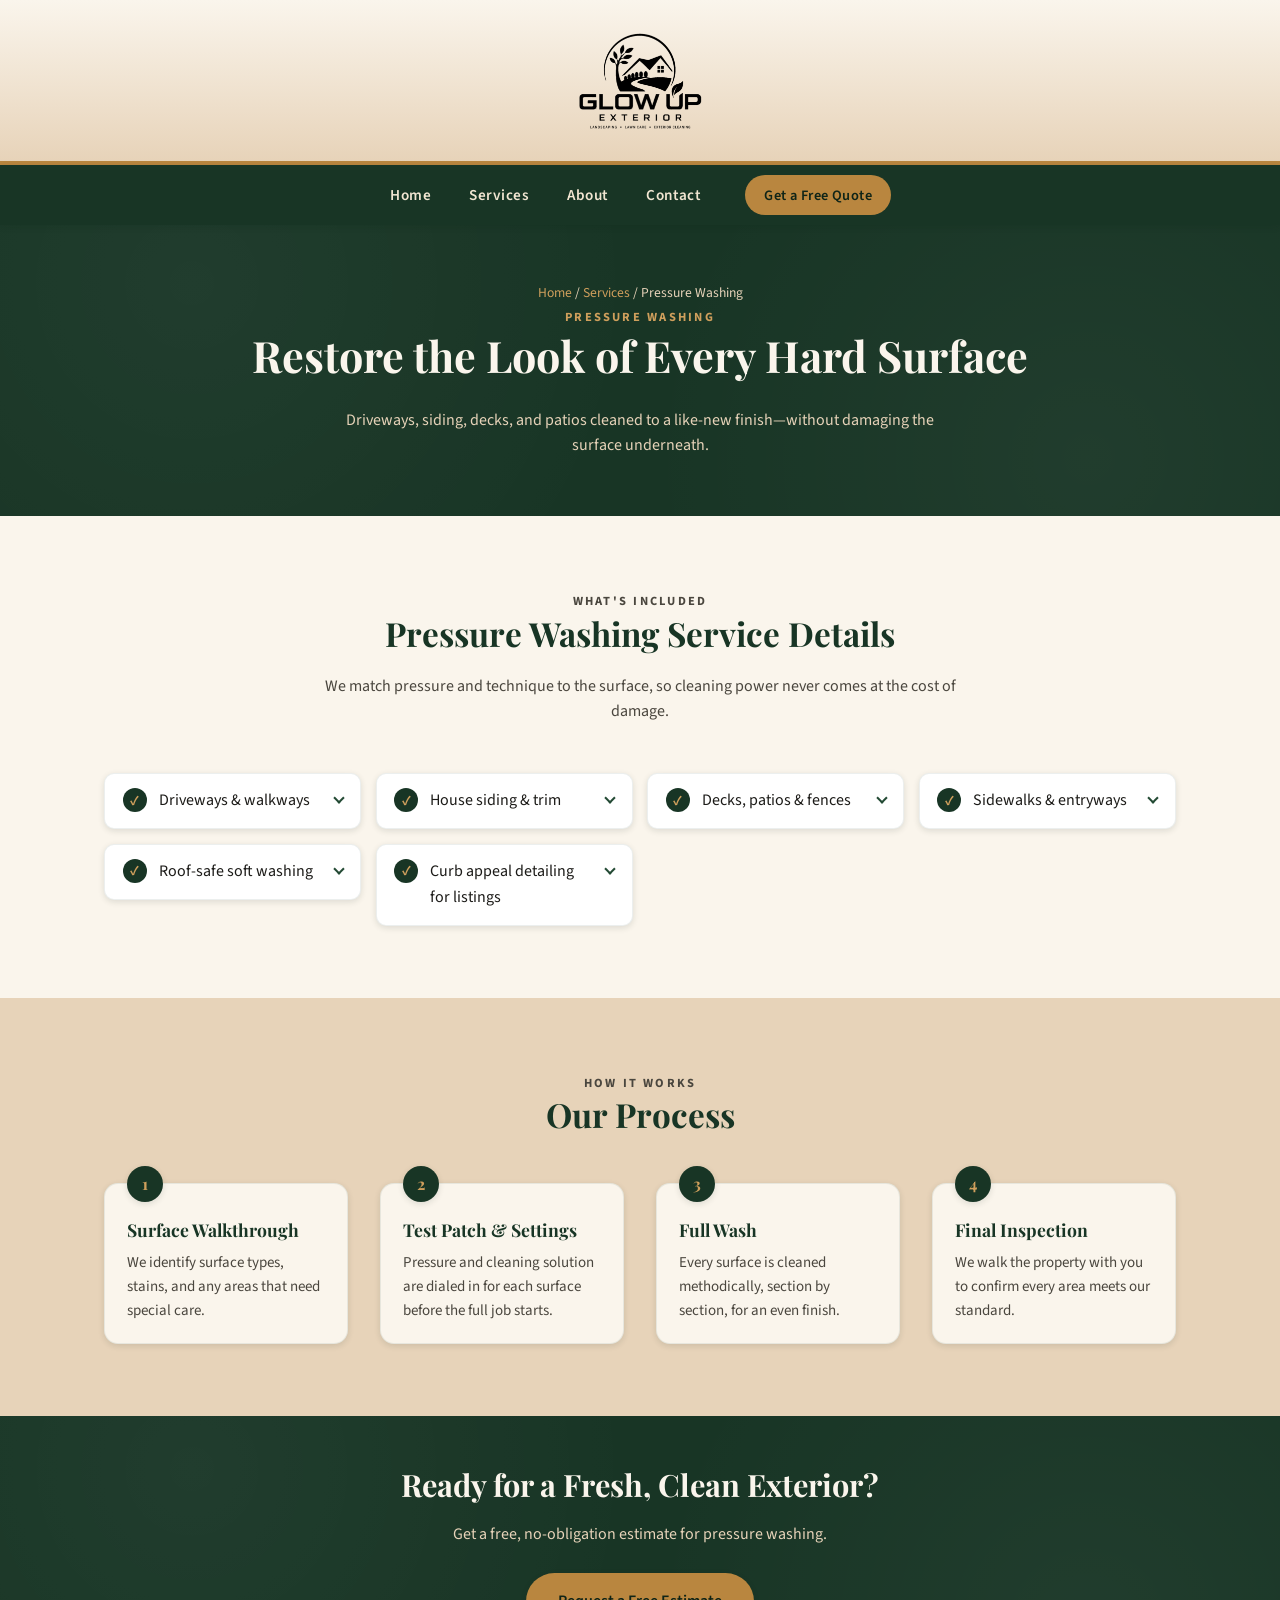
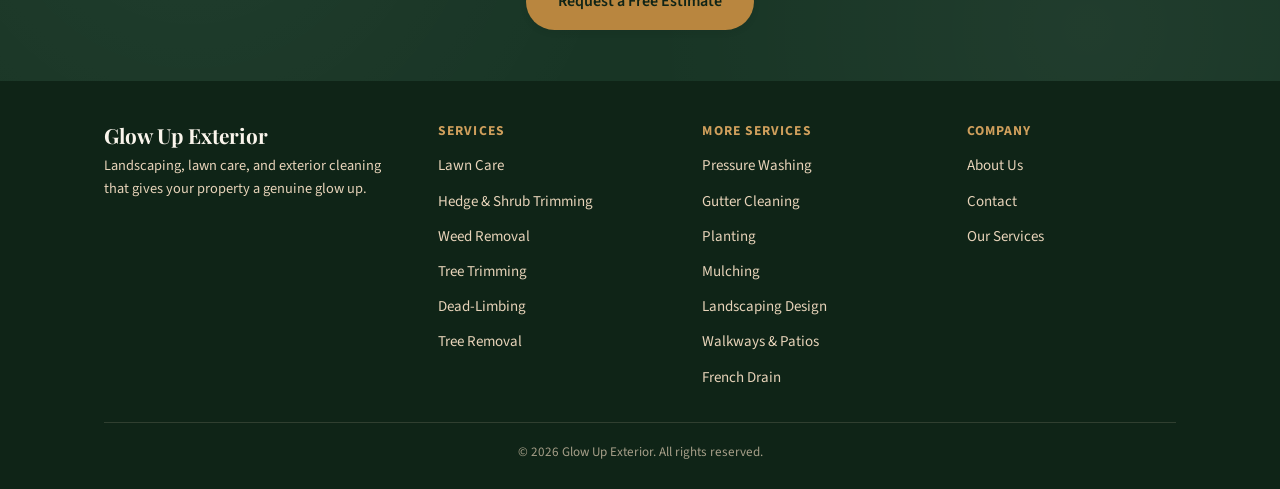
<file: pressure-washing.html>
<!DOCTYPE html>
<html lang="en">
  <head>
    <meta charset="UTF-8" />
    <meta name="viewport" content="width=device-width, initial-scale=1.0" />
    <title>Pressure Washing | Glow Up Exterior</title>
    <meta name="description" content="Driveway, siding, deck, and patio pressure washing from Glow Up Exterior." />
    <link rel="icon" href="logo.png" type="image/png" />
    <link rel="preconnect" href="https://fonts.googleapis.com" />
    <link rel="preconnect" href="https://fonts.gstatic.com" crossorigin />
    <link href="https://fonts.googleapis.com/css2?family=Playfair+Display:wght@600;700&family=Source+Sans+3:wght@400;500;600;700&display=swap" rel="stylesheet" />
    <link rel="stylesheet" href="index.css" />
  </head>

  <body>
    <header class="site-header">
      <a href="index.html" class="logo-link">
        <img src="logo.png" alt="Glow Up Exterior logo" class="logo" />
      </a>
    </header>

    <div class="navbar-wrap">
      <nav class="navbar">
        <input type="checkbox" id="nav-toggle" class="nav-toggle-checkbox" />
        <label for="nav-toggle" class="nav-toggle-label" aria-label="Toggle menu"><span></span></label>
        <ul class="nav-links">
          <li><a href="index.html">Home</a></li>
          <li><a href="index.html#services">Services</a></li>
          <li><a href="index.html#about">About</a></li>
          <li><a href="index.html#contact">Contact</a></li>
          <li class="nav-cta"><a href="index.html#contact">Get a Free Quote</a></li>
        </ul>
      </nav>
    </div>

    <section class="page-hero section-green">
      <div class="container">
        <p class="breadcrumb"><a href="index.html">Home</a> / <a href="index.html#services">Services</a> / Pressure Washing</p>
        <p class="eyebrow">Pressure Washing</p>
        <h1>Restore the Look of Every Hard Surface</h1>
        <p>Driveways, siding, decks, and patios cleaned to a like-new finish&mdash;without damaging the surface underneath.</p>
      </div>
    </section>

    <section class="section section-cream">
      <div class="container">
        <div class="section-heading">
          <p class="eyebrow">What's Included</p>
          <h2>Pressure Washing Service Details</h2>
          <p>We match pressure and technique to the surface, so cleaning power never comes at the cost of damage.</p>
        </div>
        <div class="includes-grid">
          <div class="item">
            <input type="checkbox" id="pw-1" class="item-toggle" />
            <label for="pw-1" class="item-summary">
              <span class="mark">&#10003;</span>
              <span>Driveways &amp; walkways</span>
              <span class="item-chevron" aria-hidden="true"></span>
            </label>
            <div class="item-detail">
              <p>Years of dirt, mildew, and tire marks lifted from concrete, pavers, and asphalt.</p>
            </div>
          </div>
          <div class="item">
            <input type="checkbox" id="pw-2" class="item-toggle" />
            <label for="pw-2" class="item-summary">
              <span class="mark">&#10003;</span>
              <span>House siding &amp; trim</span>
              <span class="item-chevron" aria-hidden="true"></span>
            </label>
            <div class="item-detail">
              <p>Pressure and technique are matched to your siding material so grime comes off without damage.</p>
            </div>
          </div>
          <div class="item">
            <input type="checkbox" id="pw-3" class="item-toggle" />
            <label for="pw-3" class="item-summary">
              <span class="mark">&#10003;</span>
              <span>Decks, patios &amp; fences</span>
              <span class="item-chevron" aria-hidden="true"></span>
            </label>
            <div class="item-detail">
              <p>Wood and composite surfaces cleaned of algae, mildew, and gray weathering to bring back their color.</p>
            </div>
          </div>
          <div class="item">
            <input type="checkbox" id="pw-4" class="item-toggle" />
            <label for="pw-4" class="item-summary">
              <span class="mark">&#10003;</span>
              <span>Sidewalks &amp; entryways</span>
              <span class="item-chevron" aria-hidden="true"></span>
            </label>
            <div class="item-detail">
              <p>The paths guests actually walk get the same attention as the driveway, front and back.</p>
            </div>
          </div>
          <div class="item">
            <input type="checkbox" id="pw-5" class="item-toggle" />
            <label for="pw-5" class="item-summary">
              <span class="mark">&#10003;</span>
              <span>Roof-safe soft washing</span>
              <span class="item-chevron" aria-hidden="true"></span>
            </label>
            <div class="item-detail">
              <p>Lower-pressure, chemical-assisted washing removes roof streaking without damaging shingles.</p>
            </div>
          </div>
          <div class="item">
            <input type="checkbox" id="pw-6" class="item-toggle" />
            <label for="pw-6" class="item-summary">
              <span class="mark">&#10003;</span>
              <span>Curb appeal detailing for listings</span>
              <span class="item-chevron" aria-hidden="true"></span>
            </label>
            <div class="item-detail">
              <p>A full exterior refresh timed for showings, open houses, or move-in day.</p>
            </div>
          </div>
        </div>
      </div>
    </section>

    <section class="section section-tan">
      <div class="container">
        <div class="section-heading">
          <p class="eyebrow">How It Works</p>
          <h2>Our Process</h2>
        </div>
        <div class="process-steps">
          <div class="process-step">
            <h4>Surface Walkthrough</h4>
            <p>We identify surface types, stains, and any areas that need special care.</p>
          </div>
          <div class="process-step">
            <h4>Test Patch &amp; Settings</h4>
            <p>Pressure and cleaning solution are dialed in for each surface before the full job starts.</p>
          </div>
          <div class="process-step">
            <h4>Full Wash</h4>
            <p>Every surface is cleaned methodically, section by section, for an even finish.</p>
          </div>
          <div class="process-step">
            <h4>Final Inspection</h4>
            <p>We walk the property with you to confirm every area meets our standard.</p>
          </div>
        </div>
      </div>
    </section>

    <section class="cta-band section-green">
      <div class="container">
        <h2>Ready for a Fresh, Clean Exterior?</h2>
        <p>Get a free, no-obligation estimate for pressure washing.</p>
        <a href="index.html#contact" class="btn btn-gold">Request a Free Estimate</a>
      </div>
    </section>

    <footer class="site-footer">
      <div class="container">
        <div class="footer-grid">
          <div class="footer-brand">
            <h3>Glow Up Exterior</h3>
            <p>Landscaping, lawn care, and exterior cleaning that gives your property a genuine glow up.</p>
          </div>
          <div class="footer-col">
            <h4>Services</h4>
            <ul>
              <li><a href="lawn-care.html">Lawn Care</a></li>
              <li><a href="hedge-trimming.html">Hedge &amp; Shrub Trimming</a></li>
              <li><a href="weed-removal.html">Weed Removal</a></li>
              <li><a href="tree-trimming.html">Tree Trimming</a></li>
              <li><a href="dead-limbing.html">Dead-Limbing</a></li>
              <li><a href="tree-removal.html">Tree Removal</a></li>
            </ul>
          </div>
          <div class="footer-col">
            <h4>More Services</h4>
            <ul>
              <li><a href="pressure-washing.html">Pressure Washing</a></li>
              <li><a href="gutter-cleaning.html">Gutter Cleaning</a></li>
              <li><a href="planting.html">Planting</a></li>
              <li><a href="mulching.html">Mulching</a></li>
              <li><a href="landscaping-design.html">Landscaping Design</a></li>
              <li><a href="path-paving.html">Walkways &amp; Patios</a></li>
              <li><a href="french-drain.html">French Drain</a></li>
            </ul>
          </div>
          <div class="footer-col">
            <h4>Company</h4>
            <ul>
              <li><a href="index.html#about">About Us</a></li>
              <li><a href="index.html#contact">Contact</a></li>
              <li><a href="index.html#services">Our Services</a></li>
            </ul>
          </div>
        </div>
        <div class="footer-bottom">
          &copy; 2026 Glow Up Exterior. All rights reserved.
        </div>
      </div>
    </footer>
  </body>
</html>
</file>
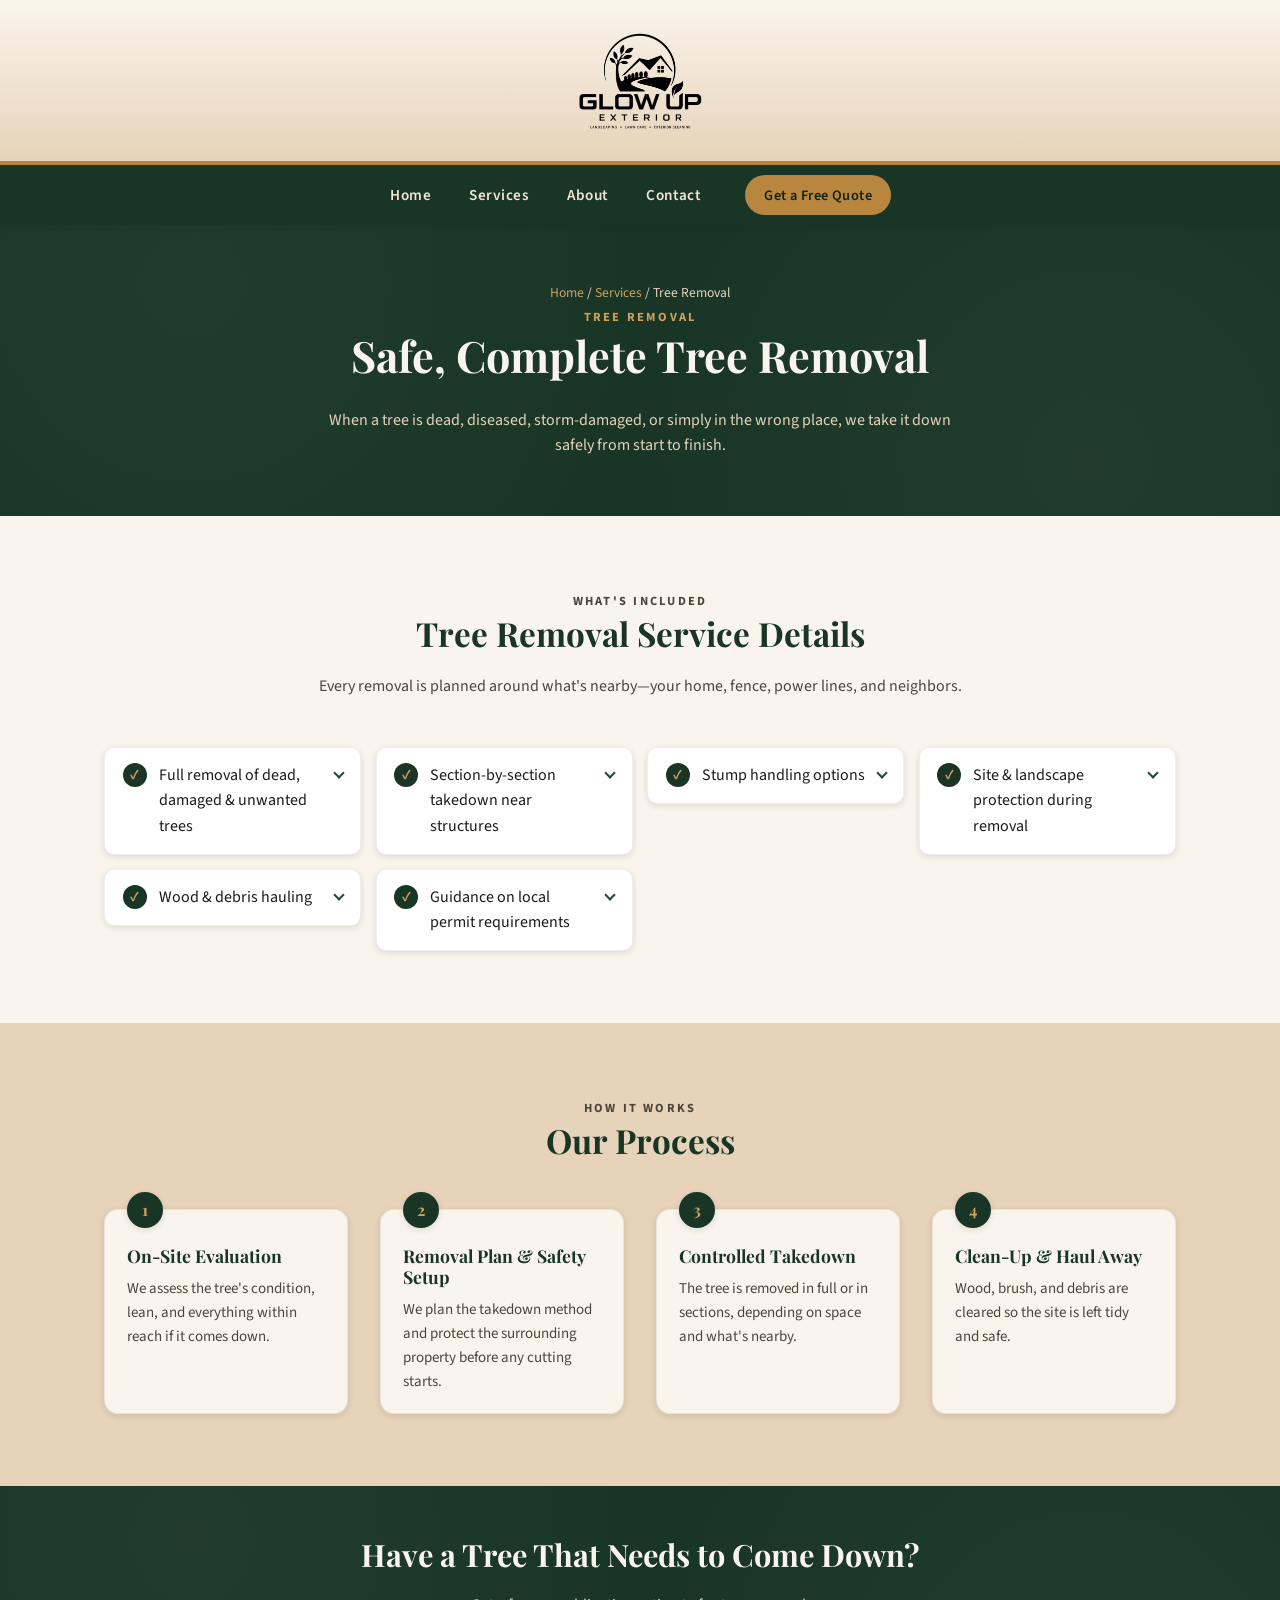
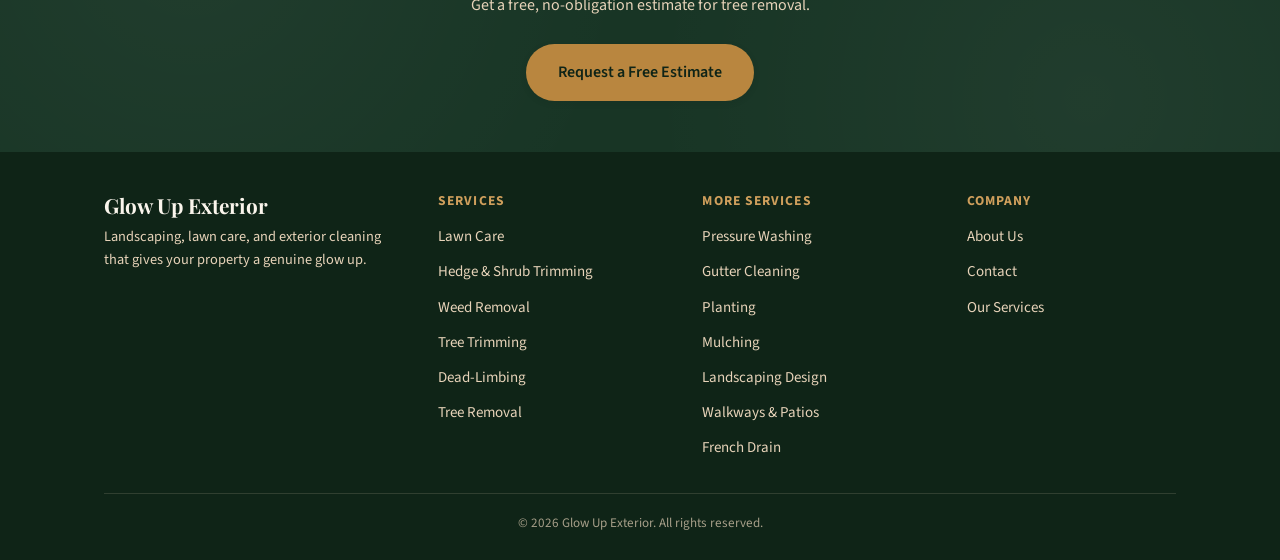
<file: tree-removal.html>
<!DOCTYPE html>
<html lang="en">
  <head>
    <meta charset="UTF-8" />
    <meta name="viewport" content="width=device-width, initial-scale=1.0" />
    <title>Tree Removal | Glow Up Exterior</title>
    <meta name="description" content="Safe, complete tree removal from Glow Up Exterior." />
    <link rel="icon" href="logo.png" type="image/png" />
    <link rel="preconnect" href="https://fonts.googleapis.com" />
    <link rel="preconnect" href="https://fonts.gstatic.com" crossorigin />
    <link href="https://fonts.googleapis.com/css2?family=Playfair+Display:wght@600;700&family=Source+Sans+3:wght@400;500;600;700&display=swap" rel="stylesheet" />
    <link rel="stylesheet" href="index.css" />
  </head>

  <body>
    <header class="site-header">
      <a href="index.html" class="logo-link">
        <img src="logo.png" alt="Glow Up Exterior logo" class="logo" />
      </a>
    </header>

    <div class="navbar-wrap">
      <nav class="navbar">
        <input type="checkbox" id="nav-toggle" class="nav-toggle-checkbox" />
        <label for="nav-toggle" class="nav-toggle-label" aria-label="Toggle menu"><span></span></label>
        <ul class="nav-links">
          <li><a href="index.html">Home</a></li>
          <li><a href="index.html#services">Services</a></li>
          <li><a href="index.html#about">About</a></li>
          <li><a href="index.html#contact">Contact</a></li>
          <li class="nav-cta"><a href="index.html#contact">Get a Free Quote</a></li>
        </ul>
      </nav>
    </div>

    <section class="page-hero section-green">
      <div class="container">
        <p class="breadcrumb"><a href="index.html">Home</a> / <a href="index.html#services">Services</a> / Tree Removal</p>
        <p class="eyebrow">Tree Removal</p>
        <h1>Safe, Complete Tree Removal</h1>
        <p>When a tree is dead, diseased, storm-damaged, or simply in the wrong place, we take it down safely from start to finish.</p>
      </div>
    </section>

    <section class="section section-cream">
      <div class="container">
        <div class="section-heading">
          <p class="eyebrow">What's Included</p>
          <h2>Tree Removal Service Details</h2>
          <p>Every removal is planned around what's nearby&mdash;your home, fence, power lines, and neighbors.</p>
        </div>
        <div class="includes-grid">
          <div class="item">
            <input type="checkbox" id="tr-1" class="item-toggle" />
            <label for="tr-1" class="item-summary">
              <span class="mark">&#10003;</span>
              <span>Full removal of dead, damaged &amp; unwanted trees</span>
              <span class="item-chevron" aria-hidden="true"></span>
            </label>
            <div class="item-detail">
              <p>Whatever the reason for removal, we take the tree down completely, trunk included.</p>
            </div>
          </div>
          <div class="item">
            <input type="checkbox" id="tr-2" class="item-toggle" />
            <label for="tr-2" class="item-summary">
              <span class="mark">&#10003;</span>
              <span>Section-by-section takedown near structures</span>
              <span class="item-chevron" aria-hidden="true"></span>
            </label>
            <div class="item-detail">
              <p>When space is tight, we lower the tree in sections instead of dropping it whole.</p>
            </div>
          </div>
          <div class="item">
            <input type="checkbox" id="tr-3" class="item-toggle" />
            <label for="tr-3" class="item-summary">
              <span class="mark">&#10003;</span>
              <span>Stump handling options</span>
              <span class="item-chevron" aria-hidden="true"></span>
            </label>
            <div class="item-detail">
              <p>We'll talk through options for the stump&mdash;left as-is, cut low, or removed&mdash;based on your plans for the space.</p>
            </div>
          </div>
          <div class="item">
            <input type="checkbox" id="tr-4" class="item-toggle" />
            <label for="tr-4" class="item-summary">
              <span class="mark">&#10003;</span>
              <span>Site &amp; landscape protection during removal</span>
              <span class="item-chevron" aria-hidden="true"></span>
            </label>
            <div class="item-detail">
              <p>Lawn, beds, and hardscape near the work area are protected before any cutting begins.</p>
            </div>
          </div>
          <div class="item">
            <input type="checkbox" id="tr-5" class="item-toggle" />
            <label for="tr-5" class="item-summary">
              <span class="mark">&#10003;</span>
              <span>Wood &amp; debris hauling</span>
              <span class="item-chevron" aria-hidden="true"></span>
            </label>
            <div class="item-detail">
              <p>All wood, brush, and debris is hauled off-site&mdash;your yard is clear when we leave.</p>
            </div>
          </div>
          <div class="item">
            <input type="checkbox" id="tr-6" class="item-toggle" />
            <label for="tr-6" class="item-summary">
              <span class="mark">&#10003;</span>
              <span>Guidance on local permit requirements</span>
              <span class="item-chevron" aria-hidden="true"></span>
            </label>
            <div class="item-detail">
              <p>Some municipalities require a permit for removal&mdash;we'll let you know if yours does.</p>
            </div>
          </div>
        </div>
      </div>
    </section>

    <section class="section section-tan">
      <div class="container">
        <div class="section-heading">
          <p class="eyebrow">How It Works</p>
          <h2>Our Process</h2>
        </div>
        <div class="process-steps">
          <div class="process-step">
            <h4>On-Site Evaluation</h4>
            <p>We assess the tree's condition, lean, and everything within reach if it comes down.</p>
          </div>
          <div class="process-step">
            <h4>Removal Plan &amp; Safety Setup</h4>
            <p>We plan the takedown method and protect the surrounding property before any cutting starts.</p>
          </div>
          <div class="process-step">
            <h4>Controlled Takedown</h4>
            <p>The tree is removed in full or in sections, depending on space and what's nearby.</p>
          </div>
          <div class="process-step">
            <h4>Clean-Up &amp; Haul Away</h4>
            <p>Wood, brush, and debris are cleared so the site is left tidy and safe.</p>
          </div>
        </div>
      </div>
    </section>

    <section class="cta-band section-green">
      <div class="container">
        <h2>Have a Tree That Needs to Come Down?</h2>
        <p>Get a free, no-obligation estimate for tree removal.</p>
        <a href="index.html#contact" class="btn btn-gold">Request a Free Estimate</a>
      </div>
    </section>

    <footer class="site-footer">
      <div class="container">
        <div class="footer-grid">
          <div class="footer-brand">
            <h3>Glow Up Exterior</h3>
            <p>Landscaping, lawn care, and exterior cleaning that gives your property a genuine glow up.</p>
          </div>
          <div class="footer-col">
            <h4>Services</h4>
            <ul>
              <li><a href="lawn-care.html">Lawn Care</a></li>
              <li><a href="hedge-trimming.html">Hedge &amp; Shrub Trimming</a></li>
              <li><a href="weed-removal.html">Weed Removal</a></li>
              <li><a href="tree-trimming.html">Tree Trimming</a></li>
              <li><a href="dead-limbing.html">Dead-Limbing</a></li>
              <li><a href="tree-removal.html">Tree Removal</a></li>
            </ul>
          </div>
          <div class="footer-col">
            <h4>More Services</h4>
            <ul>
              <li><a href="pressure-washing.html">Pressure Washing</a></li>
              <li><a href="gutter-cleaning.html">Gutter Cleaning</a></li>
              <li><a href="planting.html">Planting</a></li>
              <li><a href="mulching.html">Mulching</a></li>
              <li><a href="landscaping-design.html">Landscaping Design</a></li>
              <li><a href="path-paving.html">Walkways &amp; Patios</a></li>
              <li><a href="french-drain.html">French Drain</a></li>
            </ul>
          </div>
          <div class="footer-col">
            <h4>Company</h4>
            <ul>
              <li><a href="index.html#about">About Us</a></li>
              <li><a href="index.html#contact">Contact</a></li>
              <li><a href="index.html#services">Our Services</a></li>
            </ul>
          </div>
        </div>
        <div class="footer-bottom">
          &copy; 2026 Glow Up Exterior. All rights reserved.
        </div>
      </div>
    </footer>
  </body>
</html>
</file>
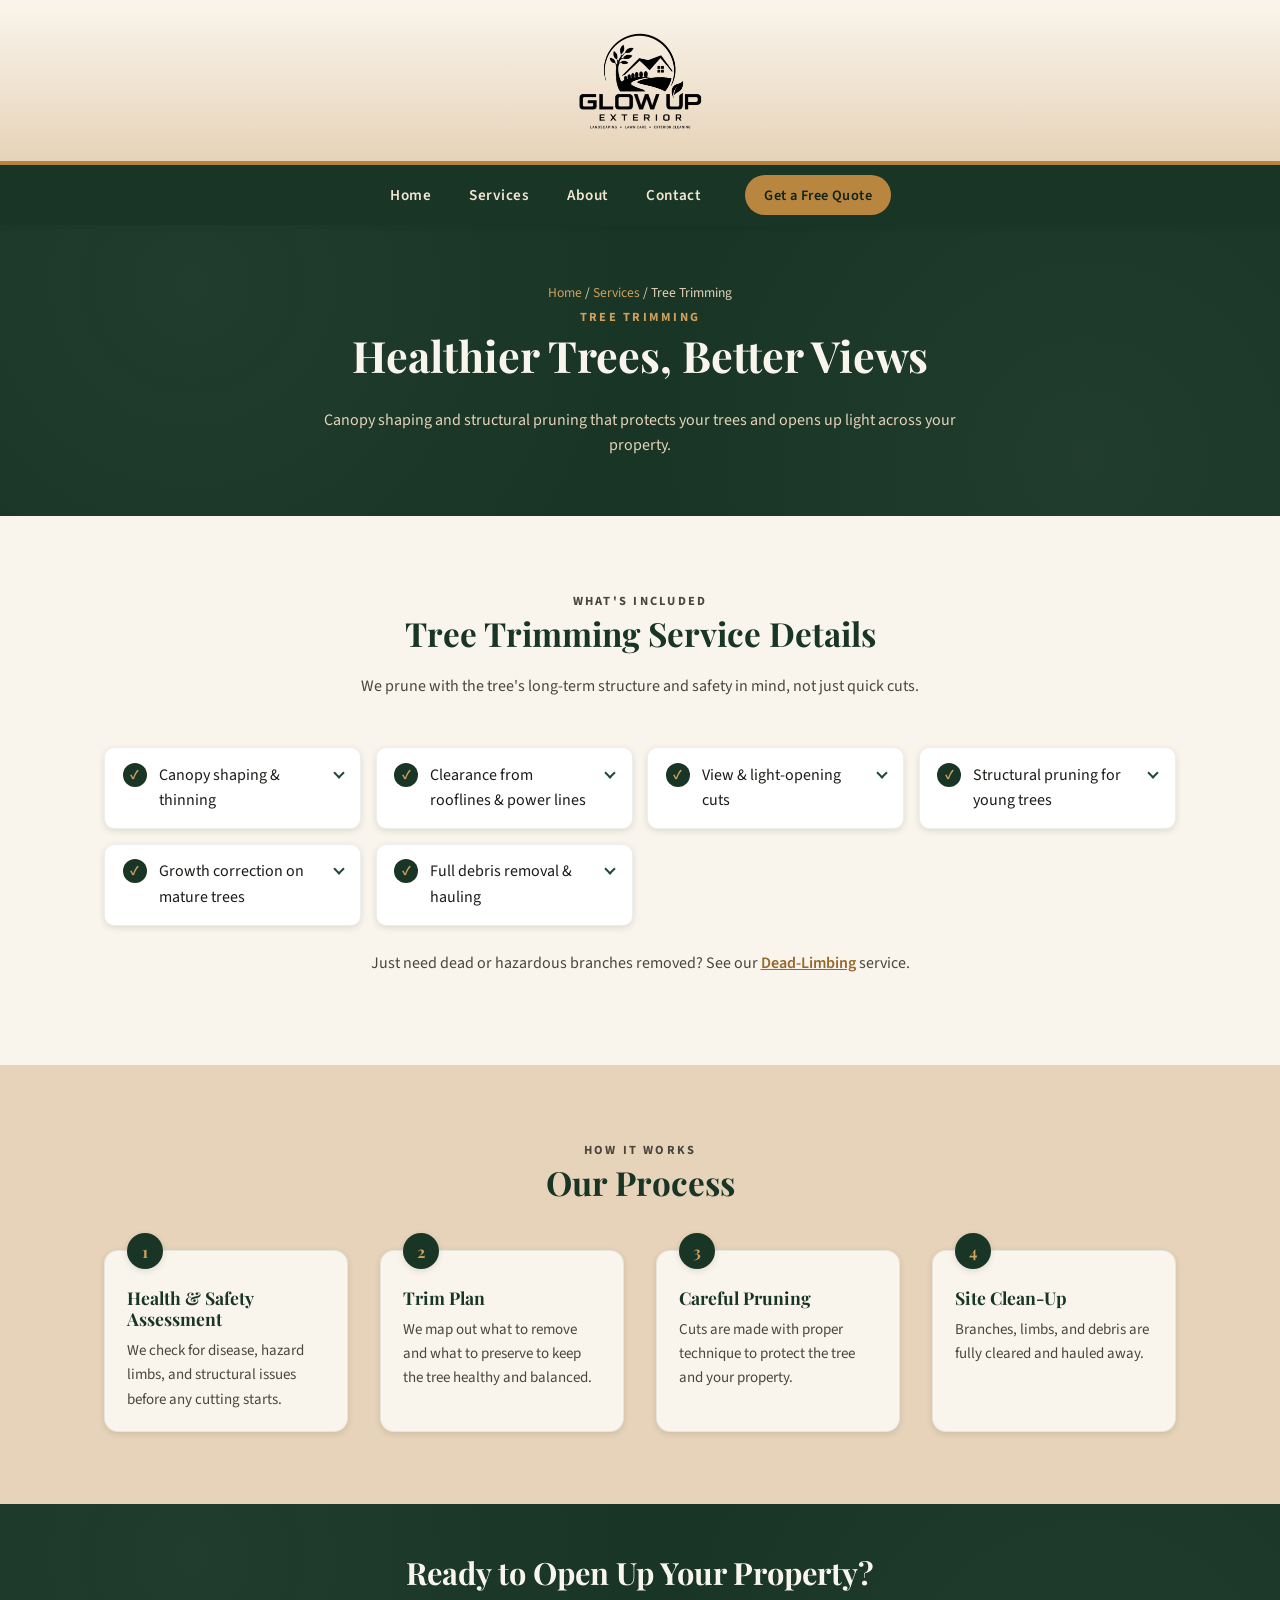
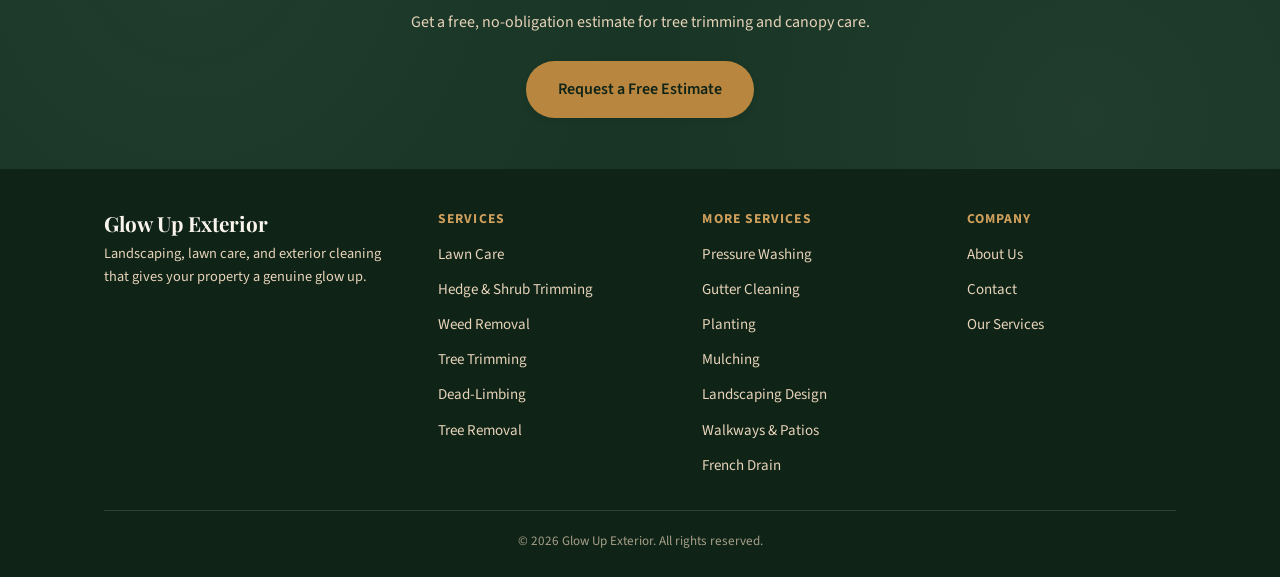
<file: tree-trimming.html>
<!DOCTYPE html>
<html lang="en">
  <head>
    <meta charset="UTF-8" />
    <meta name="viewport" content="width=device-width, initial-scale=1.0" />
    <title>Tree Trimming | Glow Up Exterior</title>
    <meta name="description" content="Professional tree canopy shaping and structural pruning from Glow Up Exterior." />
    <link rel="icon" href="logo.png" type="image/png" />
    <link rel="preconnect" href="https://fonts.googleapis.com" />
    <link rel="preconnect" href="https://fonts.gstatic.com" crossorigin />
    <link href="https://fonts.googleapis.com/css2?family=Playfair+Display:wght@600;700&family=Source+Sans+3:wght@400;500;600;700&display=swap" rel="stylesheet" />
    <link rel="stylesheet" href="index.css" />
  </head>

  <body>
    <header class="site-header">
      <a href="index.html" class="logo-link">
        <img src="logo.png" alt="Glow Up Exterior logo" class="logo" />
      </a>
    </header>

    <div class="navbar-wrap">
      <nav class="navbar">
        <input type="checkbox" id="nav-toggle" class="nav-toggle-checkbox" />
        <label for="nav-toggle" class="nav-toggle-label" aria-label="Toggle menu"><span></span></label>
        <ul class="nav-links">
          <li><a href="index.html">Home</a></li>
          <li><a href="index.html#services">Services</a></li>
          <li><a href="index.html#about">About</a></li>
          <li><a href="index.html#contact">Contact</a></li>
          <li class="nav-cta"><a href="index.html#contact">Get a Free Quote</a></li>
        </ul>
      </nav>
    </div>

    <section class="page-hero section-green">
      <div class="container">
        <p class="breadcrumb"><a href="index.html">Home</a> / <a href="index.html#services">Services</a> / Tree Trimming</p>
        <p class="eyebrow">Tree Trimming</p>
        <h1>Healthier Trees, Better Views</h1>
        <p>Canopy shaping and structural pruning that protects your trees and opens up light across your property.</p>
      </div>
    </section>

    <section class="section section-cream">
      <div class="container">
        <div class="section-heading">
          <p class="eyebrow">What's Included</p>
          <h2>Tree Trimming Service Details</h2>
          <p>We prune with the tree's long-term structure and safety in mind, not just quick cuts.</p>
        </div>
        <div class="includes-grid">
          <div class="item">
            <input type="checkbox" id="tt-1" class="item-toggle" />
            <label for="tt-1" class="item-summary">
              <span class="mark">&#10003;</span>
              <span>Canopy shaping &amp; thinning</span>
              <span class="item-chevron" aria-hidden="true"></span>
            </label>
            <div class="item-detail">
              <p>We thin dense canopies to improve airflow and light penetration, shaping growth for a balanced, healthy form.</p>
            </div>
          </div>
          <div class="item">
            <input type="checkbox" id="tt-2" class="item-toggle" />
            <label for="tt-2" class="item-summary">
              <span class="mark">&#10003;</span>
              <span>Clearance from rooflines &amp; power lines</span>
              <span class="item-chevron" aria-hidden="true"></span>
            </label>
            <div class="item-detail">
              <p>Limbs growing into roofs, gutters, or overhead lines are cut back to a safe distance.</p>
            </div>
          </div>
          <div class="item">
            <input type="checkbox" id="tt-3" class="item-toggle" />
            <label for="tt-3" class="item-summary">
              <span class="mark">&#10003;</span>
              <span>View &amp; light-opening cuts</span>
              <span class="item-chevron" aria-hidden="true"></span>
            </label>
            <div class="item-detail">
              <p>Selective cuts open up sightlines and let more natural light reach your yard and windows.</p>
            </div>
          </div>
          <div class="item">
            <input type="checkbox" id="tt-4" class="item-toggle" />
            <label for="tt-4" class="item-summary">
              <span class="mark">&#10003;</span>
              <span>Structural pruning for young trees</span>
              <span class="item-chevron" aria-hidden="true"></span>
            </label>
            <div class="item-detail">
              <p>Early shaping guides young trees toward a strong structure, reducing problems as they mature.</p>
            </div>
          </div>
          <div class="item">
            <input type="checkbox" id="tt-5" class="item-toggle" />
            <label for="tt-5" class="item-summary">
              <span class="mark">&#10003;</span>
              <span>Growth correction on mature trees</span>
              <span class="item-chevron" aria-hidden="true"></span>
            </label>
            <div class="item-detail">
              <p>We correct crossing branches, weak unions, and lopsided growth on established trees.</p>
            </div>
          </div>
          <div class="item">
            <input type="checkbox" id="tt-6" class="item-toggle" />
            <label for="tt-6" class="item-summary">
              <span class="mark">&#10003;</span>
              <span>Full debris removal &amp; hauling</span>
              <span class="item-chevron" aria-hidden="true"></span>
            </label>
            <div class="item-detail">
              <p>Every branch and clipping is cleared from your property and hauled away when we're done.</p>
            </div>
          </div>
        </div>
        <p style="text-align: center; margin-top: 1.6rem; color: var(--ink-soft)">
          Just need dead or hazardous branches removed? See our <a href="dead-limbing.html" style="color: var(--gold-700); font-weight: 600">Dead-Limbing</a> service.
        </p>
      </div>
    </section>

    <section class="section section-tan">
      <div class="container">
        <div class="section-heading">
          <p class="eyebrow">How It Works</p>
          <h2>Our Process</h2>
        </div>
        <div class="process-steps">
          <div class="process-step">
            <h4>Health &amp; Safety Assessment</h4>
            <p>We check for disease, hazard limbs, and structural issues before any cutting starts.</p>
          </div>
          <div class="process-step">
            <h4>Trim Plan</h4>
            <p>We map out what to remove and what to preserve to keep the tree healthy and balanced.</p>
          </div>
          <div class="process-step">
            <h4>Careful Pruning</h4>
            <p>Cuts are made with proper technique to protect the tree and your property.</p>
          </div>
          <div class="process-step">
            <h4>Site Clean-Up</h4>
            <p>Branches, limbs, and debris are fully cleared and hauled away.</p>
          </div>
        </div>
      </div>
    </section>

    <section class="cta-band section-green">
      <div class="container">
        <h2>Ready to Open Up Your Property?</h2>
        <p>Get a free, no-obligation estimate for tree trimming and canopy care.</p>
        <a href="index.html#contact" class="btn btn-gold">Request a Free Estimate</a>
      </div>
    </section>

    <footer class="site-footer">
      <div class="container">
        <div class="footer-grid">
          <div class="footer-brand">
            <h3>Glow Up Exterior</h3>
            <p>Landscaping, lawn care, and exterior cleaning that gives your property a genuine glow up.</p>
          </div>
          <div class="footer-col">
            <h4>Services</h4>
            <ul>
              <li><a href="lawn-care.html">Lawn Care</a></li>
              <li><a href="hedge-trimming.html">Hedge &amp; Shrub Trimming</a></li>
              <li><a href="weed-removal.html">Weed Removal</a></li>
              <li><a href="tree-trimming.html">Tree Trimming</a></li>
              <li><a href="dead-limbing.html">Dead-Limbing</a></li>
              <li><a href="tree-removal.html">Tree Removal</a></li>
            </ul>
          </div>
          <div class="footer-col">
            <h4>More Services</h4>
            <ul>
              <li><a href="pressure-washing.html">Pressure Washing</a></li>
              <li><a href="gutter-cleaning.html">Gutter Cleaning</a></li>
              <li><a href="planting.html">Planting</a></li>
              <li><a href="mulching.html">Mulching</a></li>
              <li><a href="landscaping-design.html">Landscaping Design</a></li>
              <li><a href="path-paving.html">Walkways &amp; Patios</a></li>
              <li><a href="french-drain.html">French Drain</a></li>
            </ul>
          </div>
          <div class="footer-col">
            <h4>Company</h4>
            <ul>
              <li><a href="index.html#about">About Us</a></li>
              <li><a href="index.html#contact">Contact</a></li>
              <li><a href="index.html#services">Our Services</a></li>
            </ul>
          </div>
        </div>
        <div class="footer-bottom">
          &copy; 2026 Glow Up Exterior. All rights reserved.
        </div>
      </div>
    </footer>
  </body>
</html>
</file>
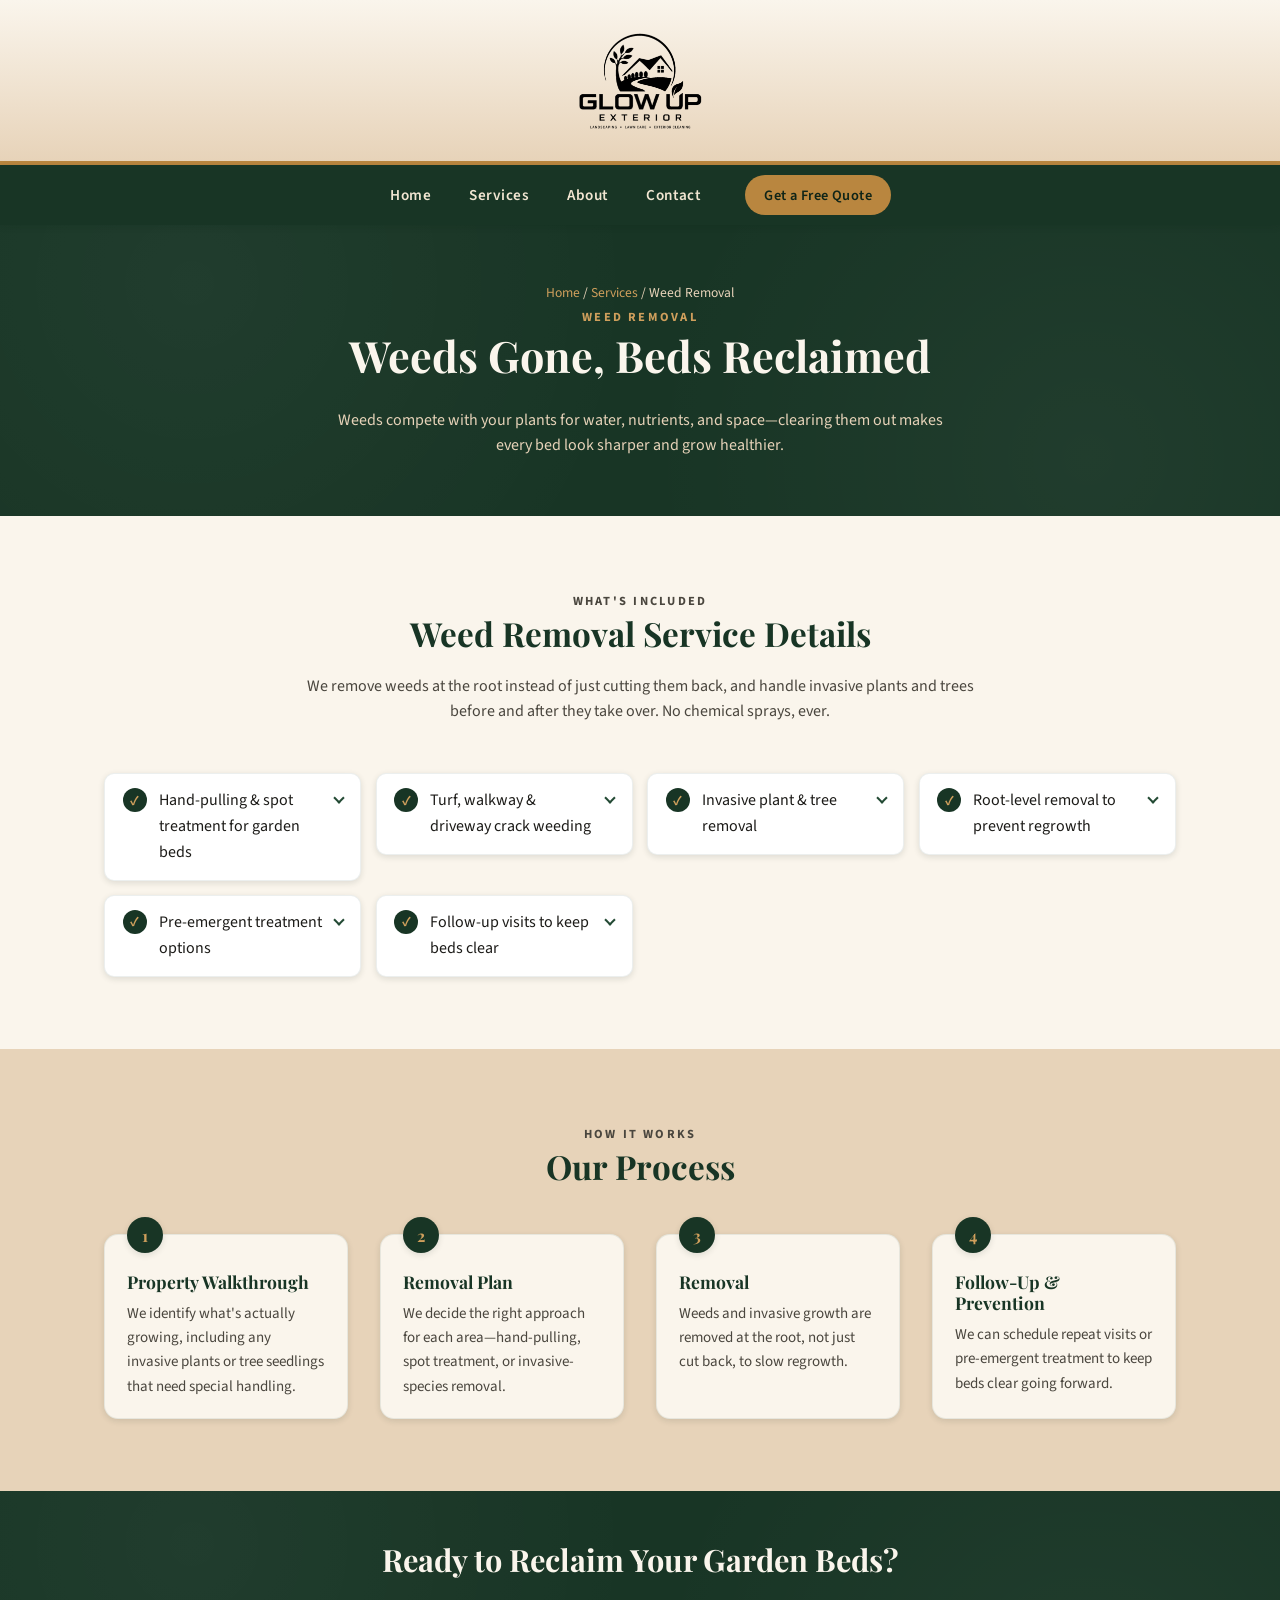
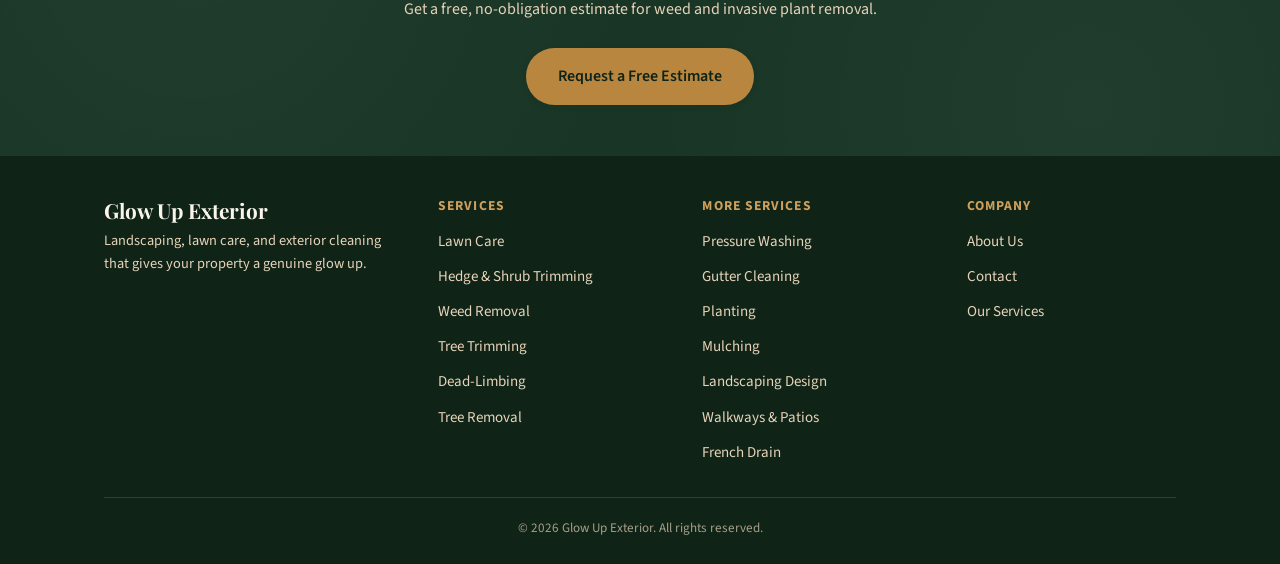
<file: weed-removal.html>
<!DOCTYPE html>
<html lang="en">
  <head>
    <meta charset="UTF-8" />
    <meta name="viewport" content="width=device-width, initial-scale=1.0" />
    <title>Weed Removal | Glow Up Exterior</title>
    <meta name="description" content="Weed and invasive plant removal from Glow Up Exterior to reclaim garden beds and walkways." />
    <link rel="icon" href="logo.png" type="image/png" />
    <link rel="preconnect" href="https://fonts.googleapis.com" />
    <link rel="preconnect" href="https://fonts.gstatic.com" crossorigin />
    <link href="https://fonts.googleapis.com/css2?family=Playfair+Display:wght@600;700&family=Source+Sans+3:wght@400;500;600;700&display=swap" rel="stylesheet" />
    <link rel="stylesheet" href="index.css" />
  </head>

  <body>
    <header class="site-header">
      <a href="index.html" class="logo-link">
        <img src="logo.png" alt="Glow Up Exterior logo" class="logo" />
      </a>
    </header>

    <div class="navbar-wrap">
      <nav class="navbar">
        <input type="checkbox" id="nav-toggle" class="nav-toggle-checkbox" />
        <label for="nav-toggle" class="nav-toggle-label" aria-label="Toggle menu"><span></span></label>
        <ul class="nav-links">
          <li><a href="index.html">Home</a></li>
          <li><a href="index.html#services">Services</a></li>
          <li><a href="index.html#about">About</a></li>
          <li><a href="index.html#contact">Contact</a></li>
          <li class="nav-cta"><a href="index.html#contact">Get a Free Quote</a></li>
        </ul>
      </nav>
    </div>

    <section class="page-hero section-green">
      <div class="container">
        <p class="breadcrumb"><a href="index.html">Home</a> / <a href="index.html#services">Services</a> / Weed Removal</p>
        <p class="eyebrow">Weed Removal</p>
        <h1>Weeds Gone, Beds Reclaimed</h1>
        <p>Weeds compete with your plants for water, nutrients, and space&mdash;clearing them out makes every bed look sharper and grow healthier.</p>
      </div>
    </section>

    <section class="section section-cream">
      <div class="container">
        <div class="section-heading">
          <p class="eyebrow">What's Included</p>
          <h2>Weed Removal Service Details</h2>
          <p>We remove weeds at the root instead of just cutting them back, and handle invasive plants and trees before and after they take over. No chemical sprays, ever.</p>
        </div>
        <div class="includes-grid">
          <div class="item">
            <input type="checkbox" id="wr-1" class="item-toggle" />
            <label for="wr-1" class="item-summary">
              <span class="mark">&#10003;</span>
              <span>Hand-pulling &amp; spot treatment for garden beds</span>
              <span class="item-chevron" aria-hidden="true"></span>
            </label>
            <div class="item-detail">
              <p>Weeds are pulled by hand from beds so surrounding plants and soil aren't disturbed.</p>
            </div>
          </div>
          <div class="item">
            <input type="checkbox" id="wr-2" class="item-toggle" />
            <label for="wr-2" class="item-summary">
              <span class="mark">&#10003;</span>
              <span>Turf, walkway &amp; driveway crack weeding</span>
              <span class="item-chevron" aria-hidden="true"></span>
            </label>
            <div class="item-detail">
              <p>Weeds growing through lawn thin spots and paving cracks are cleared along with the beds.</p>
            </div>
          </div>
          <div class="item">
            <input type="checkbox" id="wr-3" class="item-toggle" />
            <label for="wr-3" class="item-summary">
              <span class="mark">&#10003;</span>
              <span>Invasive plant &amp; tree removal</span>
              <span class="item-chevron" aria-hidden="true"></span>
            </label>
            <div class="item-detail">
              <p>Aggressive invasive species and unwanted tree seedlings are identified and removed before they spread further.</p>
            </div>
          </div>
          <div class="item">
            <input type="checkbox" id="wr-4" class="item-toggle" />
            <label for="wr-4" class="item-summary">
              <span class="mark">&#10003;</span>
              <span>Root-level removal to prevent regrowth</span>
              <span class="item-chevron" aria-hidden="true"></span>
            </label>
            <div class="item-detail">
              <p>We pull roots and all instead of cutting weeds back, which slows how fast they return.</p>
            </div>
          </div>
          <div class="item">
            <input type="checkbox" id="wr-5" class="item-toggle" />
            <label for="wr-5" class="item-summary">
              <span class="mark">&#10003;</span>
              <span>Pre-emergent treatment options</span>
              <span class="item-chevron" aria-hidden="true"></span>
            </label>
            <div class="item-detail">
              <p>Optional treatment applied to bare soil to keep new weed seeds from germinating.</p>
            </div>
          </div>
          <div class="item">
            <input type="checkbox" id="wr-6" class="item-toggle" />
            <label for="wr-6" class="item-summary">
              <span class="mark">&#10003;</span>
              <span>Follow-up visits to keep beds clear</span>
              <span class="item-chevron" aria-hidden="true"></span>
            </label>
            <div class="item-detail">
              <p>We can schedule repeat visits so weeds don't get the chance to take hold again.</p>
            </div>
          </div>
        </div>
      </div>
    </section>

    <section class="section section-tan">
      <div class="container">
        <div class="section-heading">
          <p class="eyebrow">How It Works</p>
          <h2>Our Process</h2>
        </div>
        <div class="process-steps">
          <div class="process-step">
            <h4>Property Walkthrough</h4>
            <p>We identify what's actually growing, including any invasive plants or tree seedlings that need special handling.</p>
          </div>
          <div class="process-step">
            <h4>Removal Plan</h4>
            <p>We decide the right approach for each area&mdash;hand-pulling, spot treatment, or invasive-species removal.</p>
          </div>
          <div class="process-step">
            <h4>Removal</h4>
            <p>Weeds and invasive growth are removed at the root, not just cut back, to slow regrowth.</p>
          </div>
          <div class="process-step">
            <h4>Follow-Up &amp; Prevention</h4>
            <p>We can schedule repeat visits or pre-emergent treatment to keep beds clear going forward.</p>
          </div>
        </div>
      </div>
    </section>

    <section class="cta-band section-green">
      <div class="container">
        <h2>Ready to Reclaim Your Garden Beds?</h2>
        <p>Get a free, no-obligation estimate for weed and invasive plant removal.</p>
        <a href="index.html#contact" class="btn btn-gold">Request a Free Estimate</a>
      </div>
    </section>

    <footer class="site-footer">
      <div class="container">
        <div class="footer-grid">
          <div class="footer-brand">
            <h3>Glow Up Exterior</h3>
            <p>Landscaping, lawn care, and exterior cleaning that gives your property a genuine glow up.</p>
          </div>
          <div class="footer-col">
            <h4>Services</h4>
            <ul>
              <li><a href="lawn-care.html">Lawn Care</a></li>
              <li><a href="hedge-trimming.html">Hedge &amp; Shrub Trimming</a></li>
              <li><a href="weed-removal.html">Weed Removal</a></li>
              <li><a href="tree-trimming.html">Tree Trimming</a></li>
              <li><a href="dead-limbing.html">Dead-Limbing</a></li>
              <li><a href="tree-removal.html">Tree Removal</a></li>
            </ul>
          </div>
          <div class="footer-col">
            <h4>More Services</h4>
            <ul>
              <li><a href="pressure-washing.html">Pressure Washing</a></li>
              <li><a href="gutter-cleaning.html">Gutter Cleaning</a></li>
              <li><a href="planting.html">Planting</a></li>
              <li><a href="mulching.html">Mulching</a></li>
              <li><a href="landscaping-design.html">Landscaping Design</a></li>
              <li><a href="path-paving.html">Walkways &amp; Patios</a></li>
              <li><a href="french-drain.html">French Drain</a></li>
            </ul>
          </div>
          <div class="footer-col">
            <h4>Company</h4>
            <ul>
              <li><a href="index.html#about">About Us</a></li>
              <li><a href="index.html#contact">Contact</a></li>
              <li><a href="index.html#services">Our Services</a></li>
            </ul>
          </div>
        </div>
        <div class="footer-bottom">
          &copy; 2026 Glow Up Exterior. All rights reserved.
        </div>
      </div>
    </footer>
  </body>
</html>
</file>
<file: index.css>
/* =============================================================
   Glow Up Exterior — shared stylesheet
   ============================================================= */

:root {
  --green-900: #0f2417;
  --green-800: #183525; /* brand primary */
  --green-700: #234a34;
  --green-600: #2f6b48;
  --green-500: #3c8259;

  --gold-700: #96692b;
  --gold-600: #b9863f;
  --gold-500: #cf9f5c;
  --gold-100: #f6e6cc;

  --cream-100: #faf5ec;
  --cream-200: #f2e6d2;
  --cream-300: #e7d3b9; /* brand secondary */

  --ink: #1c1b18;
  --ink-soft: #4a463e;

  --shadow-sm: 0 2px 6px rgba(15, 36, 23, 0.12);
  --shadow-md: 0 10px 30px rgba(15, 36, 23, 0.18);
  --shadow-lg: 0 20px 45px rgba(15, 36, 23, 0.25);

  --radius: 14px;
  --max-width: 1120px;

  --font-head: "Playfair Display", Georgia, "Times New Roman", serif;
  --font-body: "Source Sans 3", "Segoe UI", Arial, sans-serif;
}

* {
  box-sizing: border-box;
}

html {
  scroll-behavior: smooth;
}

body {
  margin: 0;
  padding: 0;
  background-color: var(--cream-100);
  color: var(--ink);
  font-family: var(--font-body);
  line-height: 1.6;
}

h1, h2, h3, h4 {
  font-family: var(--font-head);
  color: var(--green-800);
  margin: 0 0 0.6em;
  line-height: 1.2;
}

p {
  margin: 0 0 1em;
}

a {
  color: inherit;
}

img.logo {
  max-width: 100%;
  display: block;
}

.container {
  max-width: var(--max-width);
  margin: 0 auto;
  padding: 0 1.5rem;
}

.section {
  padding: 4.5rem 0;
}

.section-cream {
  background-color: var(--cream-100);
}

.section-tan {
  background-color: var(--cream-300);
}

.section-green {
  background-color: var(--green-800);
  color: var(--cream-200);
  background-image:
    radial-gradient(circle at 15% 20%, rgba(255, 255, 255, 0.04), transparent 40%),
    radial-gradient(circle at 85% 80%, rgba(255, 255, 255, 0.04), transparent 40%);
}

.section-green h1,
.section-green h2,
.section-green h3 {
  color: var(--cream-100);
}

.eyebrow {
  display: inline-block;
  font-family: var(--font-body);
  font-size: 0.78rem;
  font-weight: 700;
  letter-spacing: 0.18em;
  text-transform: uppercase;
  color: var(--gold-600);
  margin-bottom: 0.75rem;
}

.section-green .eyebrow {
  color: var(--gold-500);
}

.section-heading {
  text-align: center;
  max-width: 680px;
  margin: 0 auto 3rem;
}

.section-heading h2 {
  font-size: clamp(1.8rem, 2.6vw, 2.4rem);
}

.section-heading p {
  color: var(--ink-soft);
  margin-bottom: 0;
}

.section-green .section-heading p {
  color: var(--cream-300);
}

/* ---------------- Buttons ---------------- */

.btn {
  display: inline-block;
  font-family: var(--font-body);
  font-weight: 600;
  text-decoration: none;
  padding: 0.85rem 1.9rem;
  border-radius: 999px;
  border: 2px solid transparent;
  cursor: pointer;
  transition: transform 0.2s ease, box-shadow 0.2s ease, background-color 0.2s ease, color 0.2s ease;
  font-size: 1rem;
}

.btn:hover {
  transform: translateY(-2px);
}

.btn-gold {
  background-color: var(--gold-600);
  color: var(--green-900);
  box-shadow: var(--shadow-sm);
}

.btn-gold:hover {
  background-color: var(--gold-500);
  box-shadow: var(--shadow-md);
}

.btn-outline {
  background-color: transparent;
  border-color: var(--cream-300);
  color: var(--cream-100);
}

.btn-outline:hover {
  background-color: rgba(250, 245, 236, 0.1);
  border-color: var(--gold-500);
}

.btn-outline-dark {
  background-color: transparent;
  border-color: var(--green-800);
  color: var(--green-800);
}

.btn-outline-dark:hover {
  background-color: var(--green-800);
  color: var(--cream-100);
}

/* ---------------- Header / Brand bar ---------------- */

.site-header {
  background: linear-gradient(180deg, var(--cream-100), var(--cream-300));
  text-align: center;
  padding: 1.6rem 1rem 1.2rem;
  border-bottom: 4px solid var(--gold-600);
}

.logo-link {
  display: inline-block;
  text-decoration: none;
}

.site-header img.logo {
  height: 108px;
  width: auto;
  margin: 0 auto;
}

/* ---------------- Navigation ---------------- */

.navbar-wrap {
  background-color: var(--green-800);
  position: sticky;
  top: 0;
  z-index: 100;
  box-shadow: var(--shadow-sm);
}

.navbar {
  max-width: var(--max-width);
  margin: 0 auto;
  display: flex;
  align-items: center;
  justify-content: center;
  position: relative;
  padding: 0 1.5rem;
  min-height: 58px;
}

.nav-links {
  display: flex;
  align-items: center;
  gap: 2.2rem;
  list-style: none;
  margin: 0;
  padding: 0;
}

.nav-links a {
  display: inline-block;
  color: var(--cream-200);
  text-decoration: none;
  font-weight: 600;
  font-size: 0.95rem;
  letter-spacing: 0.03em;
  padding: 1.1rem 0.1rem;
  position: relative;
}

.nav-links a::after {
  content: "";
  position: absolute;
  left: 0;
  right: 0;
  bottom: 0.8rem;
  height: 2px;
  background-color: var(--gold-500);
  transform: scaleX(0);
  transform-origin: center;
  transition: transform 0.25s ease;
}

.nav-links a:hover::after,
.nav-links a:focus-visible::after {
  transform: scaleX(1);
}

.nav-cta {
  margin-left: 0.5rem;
}

.nav-cta a {
  background-color: var(--gold-600);
  color: var(--green-900) !important;
  border-radius: 999px;
  padding: 0.55rem 1.2rem !important;
  font-size: 0.9rem;
}

.nav-cta a::after {
  display: none;
}

.nav-cta a:hover {
  background-color: var(--gold-500);
}

.nav-toggle-checkbox {
  display: none;
}

.nav-toggle-label {
  display: none;
  position: absolute;
  right: 1.25rem;
  top: 50%;
  transform: translateY(-50%);
  width: 28px;
  height: 22px;
  cursor: pointer;
}

.nav-toggle-label span,
.nav-toggle-label span::before,
.nav-toggle-label span::after {
  position: absolute;
  content: "";
  width: 28px;
  height: 3px;
  background-color: var(--cream-200);
  border-radius: 2px;
  left: 0;
  transition: transform 0.2s ease, opacity 0.2s ease;
}

.nav-toggle-label span {
  top: 10px;
}

.nav-toggle-label span::before {
  top: -9px;
}

.nav-toggle-label span::after {
  top: 9px;
}

@media (max-width: 800px) {
  .nav-toggle-label {
    display: block;
  }

  .navbar {
    justify-content: space-between;
    padding: 0 1.25rem;
  }

  .nav-links {
    position: absolute;
    top: 100%;
    left: 0;
    right: 0;
    background-color: var(--green-800);
    flex-direction: column;
    align-items: stretch;
    gap: 0;
    max-height: 0;
    overflow: hidden;
    transition: max-height 0.3s ease;
    box-shadow: var(--shadow-md);
  }

  .nav-links a {
    padding: 0.9rem 1.5rem;
    width: 100%;
  }

  .nav-links a::after {
    display: none;
  }

  .nav-cta {
    margin: 0.5rem 1.5rem 1rem;
  }

  .nav-cta a {
    display: block;
    text-align: center;
  }

  .nav-toggle-checkbox:checked ~ .nav-links {
    max-height: 500px;
  }
}

/* ---------------- Hero ---------------- */

.hero {
  padding: 5rem 0;
  text-align: center;
}

.hero h1 {
  font-size: clamp(2.1rem, 4vw, 3.2rem);
  max-width: 820px;
  margin: 0 auto 0.6em;
}

.hero .lede {
  max-width: 620px;
  margin: 0 auto 2.2rem;
  color: var(--cream-300);
  font-size: 1.15rem;
}

.hero-actions {
  display: flex;
  gap: 1rem;
  justify-content: center;
  flex-wrap: wrap;
}

.hero-tags {
  margin-top: 2.5rem;
  display: flex;
  justify-content: center;
  flex-wrap: wrap;
  gap: 0.6rem 1.6rem;
  font-size: 0.85rem;
  letter-spacing: 0.06em;
  text-transform: uppercase;
  color: var(--gold-500);
  font-weight: 600;
}

/* Simple service hero for subpages */

.page-hero {
  padding: 3.6rem 0;
  text-align: center;
}

.page-hero .eyebrow {
  color: var(--gold-500);
}

.page-hero h1 {
  font-size: clamp(1.9rem, 3.6vw, 2.7rem);
}

.page-hero p {
  max-width: 640px;
  margin: 0 auto;
  color: var(--cream-300);
}

.breadcrumb {
  font-size: 0.85rem;
  color: var(--cream-300);
  margin-bottom: 1rem;
}

.breadcrumb a {
  color: var(--gold-500);
  text-decoration: none;
}

.breadcrumb a:hover {
  text-decoration: underline;
}

/* ---------------- Services grid ---------------- */

.services-grid {
  display: grid;
  grid-template-columns: repeat(auto-fill, minmax(250px, 300px));
  gap: 1.75rem;
}

.service-category {
  margin-bottom: 3.2rem;
}

.service-category:last-child {
  margin-bottom: 0;
}

.service-category-title {
  font-family: var(--font-head);
  font-size: 1.35rem;
  color: var(--green-800);
  margin: 0 0 1.4rem;
  padding-left: 0.9rem;
  border-left: 4px solid var(--gold-600);
}

.service-card {
  display: block;
  background-color: var(--cream-100);
  border-radius: var(--radius);
  padding: 2.2rem 1.75rem 1.9rem;
  text-align: center;
  text-decoration: none;
  color: var(--ink);
  box-shadow: var(--shadow-sm);
  transition: transform 0.25s ease, box-shadow 0.25s ease, background-color 0.25s ease;
  border: 1px solid rgba(24, 53, 37, 0.08);
}

.service-card:hover,
.service-card:focus-visible {
  transform: translateY(-6px);
  box-shadow: var(--shadow-lg);
  background-color: #ffffff;
}

.service-badge {
  width: 74px;
  height: 74px;
  margin: 0 auto 1.1rem;
  border-radius: 50%;
  display: flex;
  align-items: center;
  justify-content: center;
  background: linear-gradient(145deg, var(--green-700), var(--green-800));
  color: var(--gold-500);
  font-family: var(--font-head);
  font-size: 1.9rem;
  font-weight: 700;
  box-shadow: inset 0 0 0 3px rgba(207, 159, 92, 0.35);
  transition: transform 0.25s ease;
}

.service-card:hover .service-badge {
  transform: scale(1.06) rotate(-4deg);
}

.service-card h3 {
  font-size: 1.25rem;
  margin-bottom: 0.5rem;
}

.service-card p {
  color: var(--ink-soft);
  font-size: 0.95rem;
  margin-bottom: 1rem;
}

.service-card .card-link {
  font-weight: 700;
  font-size: 0.85rem;
  letter-spacing: 0.04em;
  text-transform: uppercase;
  color: var(--gold-700);
}

.service-card .card-link::after {
  content: " \2192";
}

/* ---------------- About / why choose us ---------------- */

.about-grid {
  display: grid;
  grid-template-columns: 1.1fr 0.9fr;
  gap: 3rem;
  align-items: center;
}

.why-list {
  list-style: none;
  margin: 1.5rem 0 0;
  padding: 0;
  display: grid;
  gap: 1rem;
}

.why-list li {
  display: flex;
  gap: 0.85rem;
  align-items: flex-start;
  background-color: rgba(250, 245, 236, 0.06);
  border: 1px solid rgba(207, 159, 92, 0.25);
  border-radius: 10px;
  padding: 0.9rem 1.1rem;
}

.why-list .mark {
  flex-shrink: 0;
  width: 28px;
  height: 28px;
  border-radius: 50%;
  background-color: var(--gold-600);
  color: var(--green-900);
  font-weight: 700;
  display: flex;
  align-items: center;
  justify-content: center;
  font-size: 0.95rem;
}

.why-list strong {
  color: var(--cream-100);
  display: block;
  margin-bottom: 0.15rem;
}

.why-list span {
  color: var(--cream-300);
  font-size: 0.92rem;
}

.stat-row {
  display: grid;
  grid-template-columns: repeat(2, 1fr);
  gap: 1rem;
  margin-top: 2rem;
  text-align: center;
  max-width: 320px;
}

.stat-row .stat strong {
  display: block;
  font-family: var(--font-head);
  font-size: 1.9rem;
  color: var(--gold-500);
}

.stat-row .stat span {
  font-size: 0.85rem;
  letter-spacing: 0.04em;
  text-transform: uppercase;
  color: var(--cream-300);
}

/* ---------------- Process steps (service pages) ---------------- */

.process-steps {
  display: grid;
  grid-template-columns: repeat(auto-fit, minmax(220px, 1fr));
  gap: 2rem;
  counter-reset: step;
}

.process-step {
  position: relative;
  padding: 1.6rem 1.4rem 1.2rem;
  background-color: var(--cream-100);
  border-radius: var(--radius);
  border: 1px solid rgba(24, 53, 37, 0.08);
  box-shadow: var(--shadow-sm);
}

.process-step::before {
  counter-increment: step;
  content: counter(step);
  position: absolute;
  top: -18px;
  left: 1.4rem;
  width: 36px;
  height: 36px;
  border-radius: 50%;
  background-color: var(--green-800);
  color: var(--gold-500);
  font-family: var(--font-head);
  font-weight: 700;
  display: flex;
  align-items: center;
  justify-content: center;
  box-shadow: var(--shadow-sm);
}

.process-step h4 {
  margin-top: 0.6rem;
  font-size: 1.1rem;
}

.process-step p {
  color: var(--ink-soft);
  font-size: 0.94rem;
  margin-bottom: 0;
}

/* ---------------- Includes list (service pages) ---------------- */

.includes-grid {
  display: grid;
  grid-template-columns: repeat(auto-fit, minmax(240px, 1fr));
  align-items: start;
  gap: 0.9rem;
}

.includes-grid .item {
  background-color: #ffffff;
  border-radius: 10px;
  border: 1px solid rgba(24, 53, 37, 0.08);
  box-shadow: var(--shadow-sm);
}

.includes-grid .item-toggle {
  position: absolute;
  width: 1px;
  height: 1px;
  margin: -1px;
  padding: 0;
  overflow: hidden;
  clip: rect(0, 0, 0, 0);
  white-space: nowrap;
  border: 0;
}

.includes-grid .item-summary {
  display: flex;
  gap: 0.75rem;
  align-items: flex-start;
  padding: 0.9rem 1.1rem;
  cursor: pointer;
  user-select: none;
}

.includes-grid .item-toggle:focus-visible ~ .item-summary {
  outline: 2px solid var(--gold-600);
  outline-offset: -2px;
  border-radius: 10px;
}

.includes-grid .item .mark {
  flex-shrink: 0;
  width: 24px;
  height: 24px;
  border-radius: 50%;
  background-color: var(--green-800);
  color: var(--gold-500);
  font-size: 0.85rem;
  font-weight: 700;
  display: flex;
  align-items: center;
  justify-content: center;
}

.includes-grid .item-chevron {
  flex-shrink: 0;
  width: 8px;
  height: 8px;
  margin: 6px 0 0 auto;
  border-right: 2px solid var(--green-700);
  border-bottom: 2px solid var(--green-700);
  transform: rotate(45deg);
  transition: transform 0.25s ease, border-color 0.2s ease;
}

.includes-grid .item-summary:hover .item-chevron {
  border-color: var(--gold-600);
}

.includes-grid .item-toggle:checked ~ .item-summary .item-chevron {
  margin-top: 10px;
  transform: rotate(-135deg);
}

.includes-grid .item-detail {
  max-height: 0;
  overflow: hidden;
  transition: max-height 0.3s ease;
}

.includes-grid .item-toggle:checked ~ .item-detail {
  max-height: 170px;
}

.includes-grid .item-detail p {
  margin: 0 1.1rem 1rem 2.55rem;
  color: var(--ink-soft);
  font-size: 0.9rem;
  line-height: 1.5;
}

/* ---------------- CTA band ---------------- */

.cta-band {
  text-align: center;
  padding: 3.2rem 0;
}

.cta-band h2 {
  font-size: clamp(1.5rem, 2.4vw, 2rem);
}

.cta-band p {
  color: var(--cream-300);
  max-width: 520px;
  margin: 0 auto 1.6rem;
}

/* ---------------- Contact ---------------- */

.contact-grid {
  display: grid;
  grid-template-columns: 0.85fr 1.15fr;
  gap: 3rem;
  align-items: flex-start;
}

.contact-info {
  background-color: var(--green-800);
  color: var(--cream-200);
  border-radius: var(--radius);
  padding: 2.2rem 2rem;
  box-shadow: var(--shadow-md);
}

.contact-info h3 {
  color: var(--cream-100);
}

.contact-info .info-row {
  display: flex;
  flex-direction: column;
  gap: 0.15rem;
  margin-bottom: 1.4rem;
}

.contact-info .info-row .label {
  font-size: 0.78rem;
  letter-spacing: 0.1em;
  text-transform: uppercase;
  color: var(--gold-500);
  font-weight: 700;
}

.contact-info .info-row a {
  color: var(--cream-100);
  text-decoration: none;
}

.contact-info .info-row a:hover {
  text-decoration: underline;
}

.contact-form-card {
  background-color: #ffffff;
  border-radius: var(--radius);
  padding: 2.2rem;
  box-shadow: var(--shadow-md);
}

#contactForm {
  display: flex;
  flex-direction: column;
  gap: 1rem;
}

#contactForm input,
#contactForm textarea {
  width: 100%;
  padding: 0.85rem 1rem;
  border-radius: 8px;
  border: 1.5px solid var(--cream-300);
  font-family: var(--font-body);
  font-size: 1rem;
  background-color: var(--cream-100);
  color: var(--ink);
  transition: border-color 0.2s ease, box-shadow 0.2s ease;
}

#contactForm input:focus,
#contactForm textarea:focus {
  outline: none;
  border-color: var(--gold-600);
  box-shadow: 0 0 0 3px rgba(185, 134, 63, 0.25);
}

#contactForm textarea {
  min-height: 130px;
  resize: vertical;
}

#contactForm button {
  align-self: flex-start;
}

#formResponse {
  margin-top: 1rem;
  font-weight: 600;
}

/* ---------------- Footer ---------------- */

.site-footer {
  background-color: var(--green-900);
  color: var(--cream-300);
  padding: 2.6rem 0 1.6rem;
}

.footer-grid {
  display: grid;
  grid-template-columns: 1.3fr 1fr 1fr 0.9fr;
  gap: 2rem;
  margin-bottom: 2rem;
}

.footer-brand h3 {
  color: var(--cream-100);
  font-size: 1.3rem;
  margin-bottom: 0.4rem;
}

.footer-brand p {
  font-size: 0.9rem;
  color: var(--cream-300);
  max-width: 320px;
}

.footer-col h4 {
  color: var(--gold-500);
  font-family: var(--font-body);
  font-size: 0.85rem;
  letter-spacing: 0.08em;
  text-transform: uppercase;
  margin-bottom: 0.9rem;
}

.footer-col ul {
  list-style: none;
  margin: 0;
  padding: 0;
  display: flex;
  flex-direction: column;
  gap: 0.6rem;
}

.footer-col a {
  color: var(--cream-300);
  text-decoration: none;
  font-size: 0.94rem;
}

.footer-col a:hover {
  color: var(--gold-500);
}

.footer-bottom {
  border-top: 1px solid rgba(231, 211, 185, 0.15);
  padding-top: 1.2rem;
  text-align: center;
  font-size: 0.82rem;
  color: rgba(231, 211, 185, 0.7);
}

/* ---------------- Responsive ---------------- */

@media (max-width: 900px) {
  .about-grid,
  .contact-grid {
    grid-template-columns: 1fr;
  }

  .footer-grid {
    grid-template-columns: 1fr 1fr;
  }

  .services-grid {
    grid-template-columns: repeat(auto-fill, minmax(230px, 1fr));
  }
}

@media (max-width: 600px) {
  .section {
    padding: 3rem 0;
  }

  .footer-grid {
    grid-template-columns: 1fr;
  }

  .stat-row {
    grid-template-columns: 1fr;
    gap: 1.4rem;
  }

  .site-header img.logo {
    height: 84px;
  }
}
</file>
